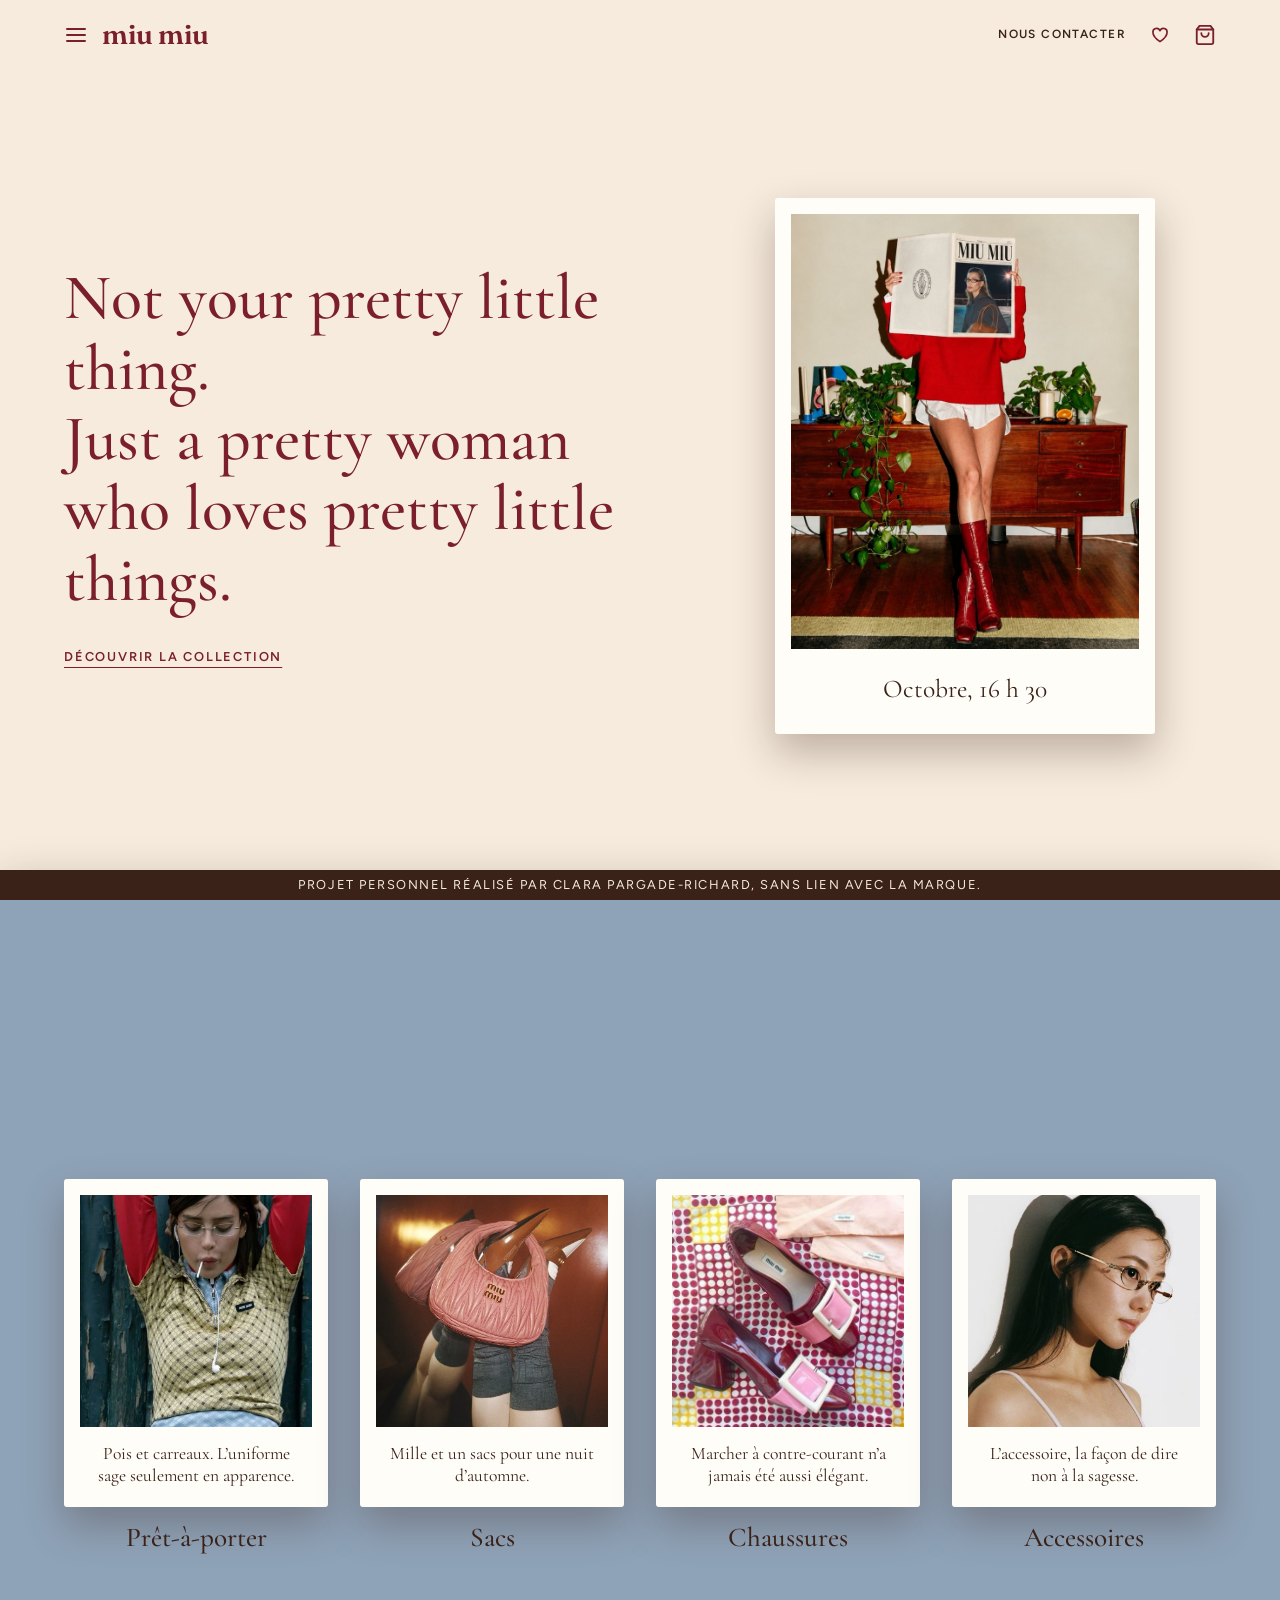
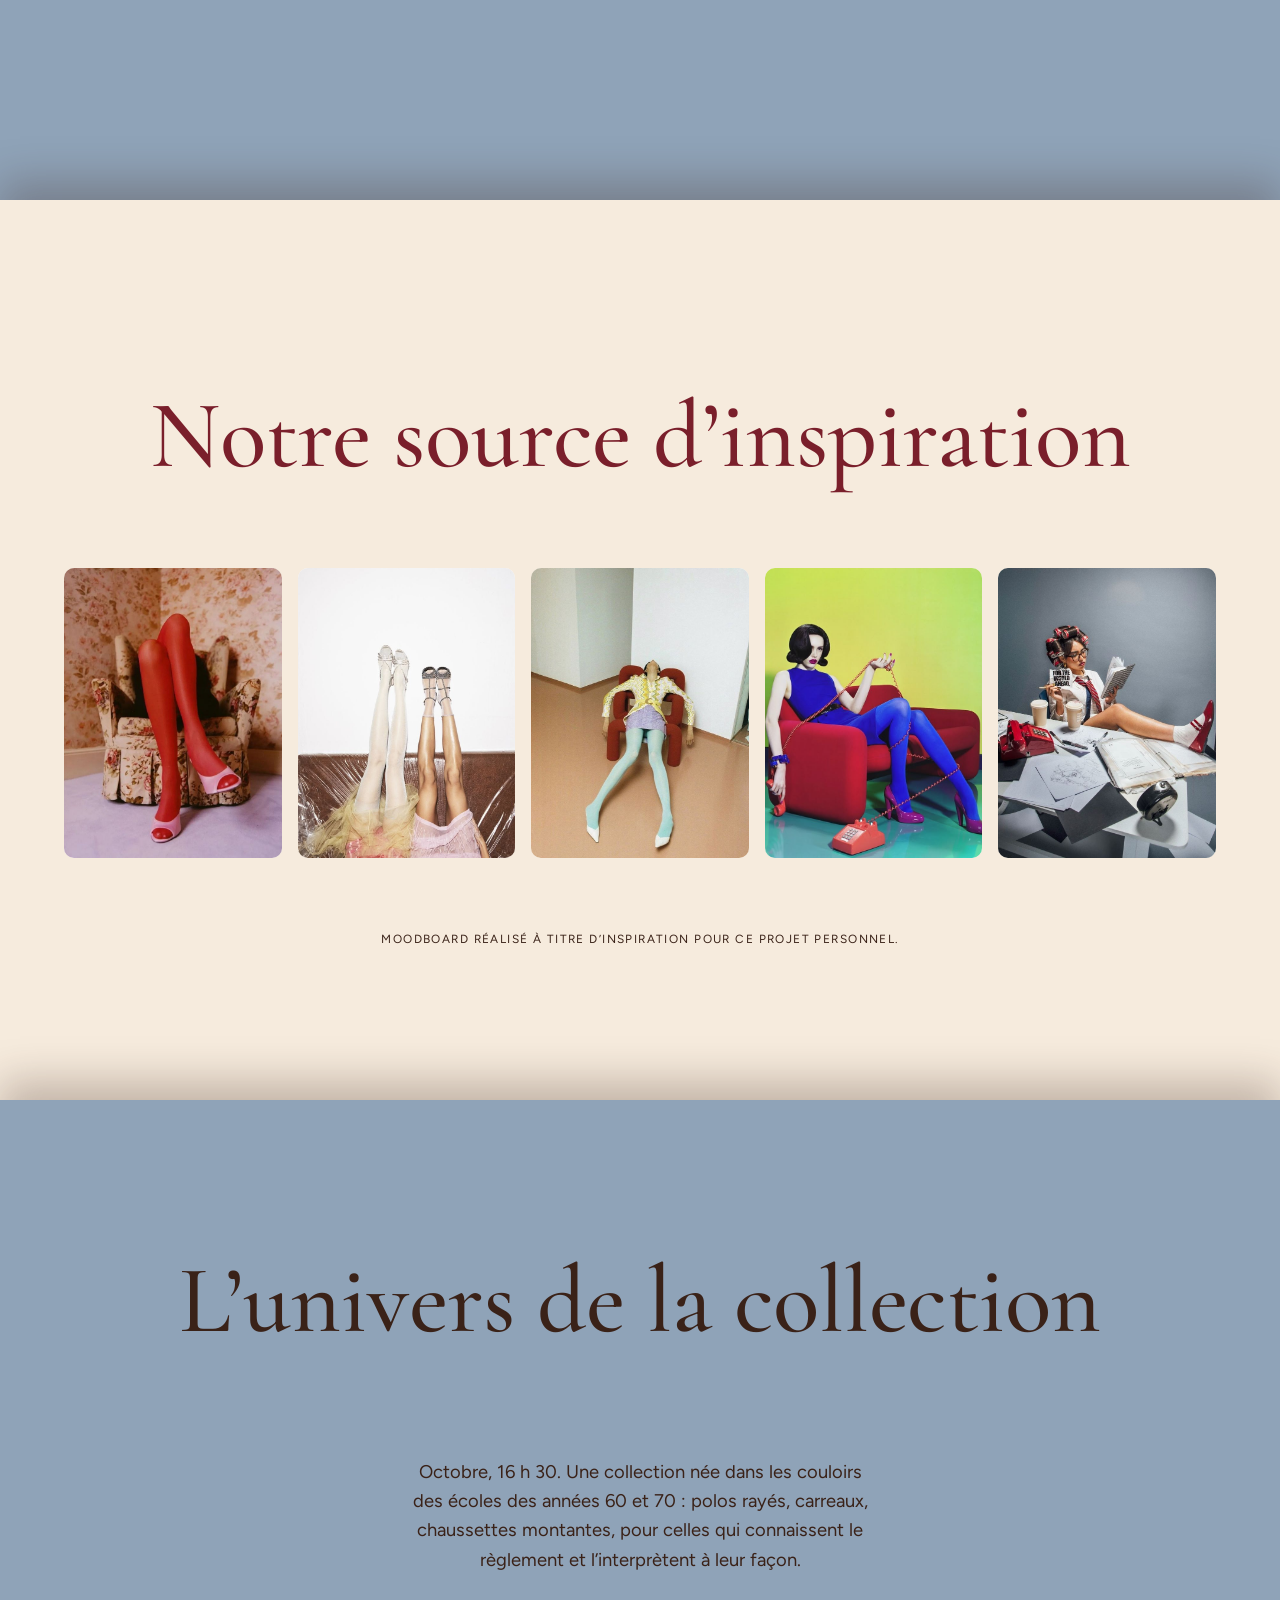
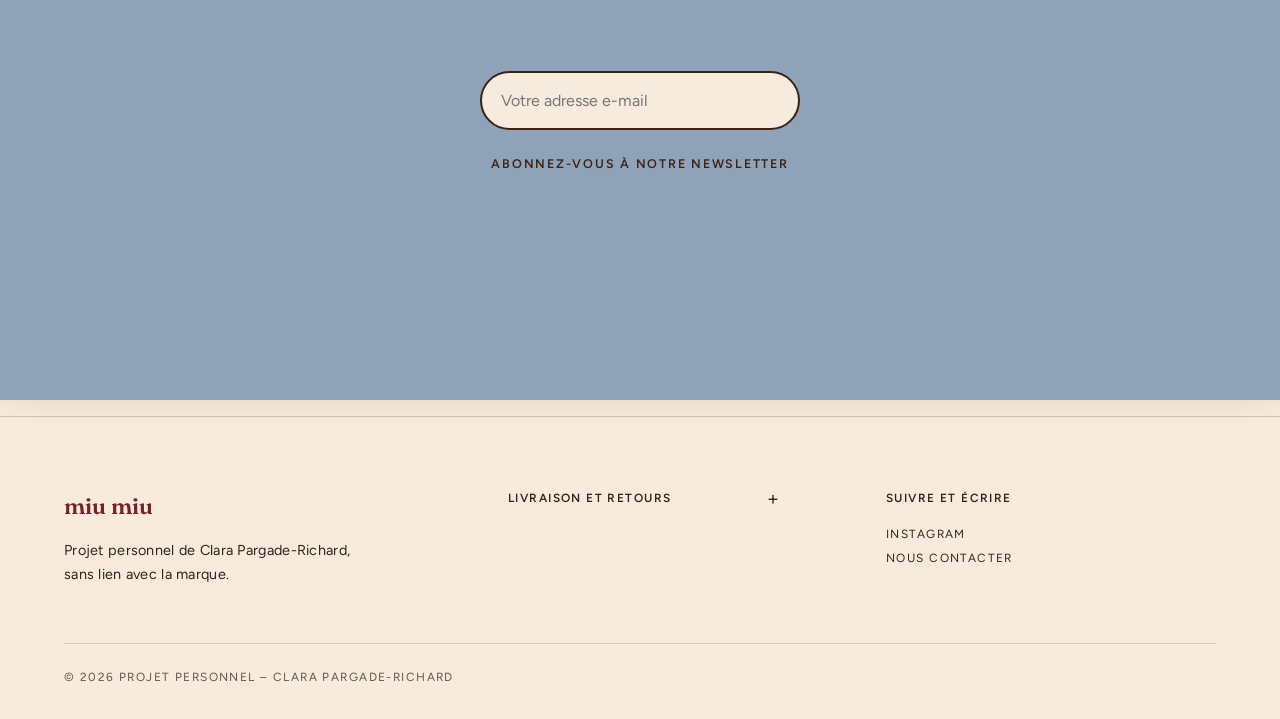
<file: index.html>
<!DOCTYPE html>
<html lang="fr">
<head>
<meta charset="UTF-8">
<meta name="viewport" content="width=device-width, initial-scale=1">
<title>Not your pretty little thing – Projet personnel</title>
<meta name="description" content="Landing page imaginée pour une collection d'inspiration années 60-70. Projet personnel, sans lien avec la marque.">
<meta property="og:title" content="Not your pretty little thing – Projet personnel">
<meta property="og:description" content="Projet personnel de Clara Pargade-Richard, sans lien avec la marque.">
<link rel="preconnect" href="https://fonts.googleapis.com">
<link rel="preconnect" href="https://fonts.gstatic.com" crossorigin>
<link href="https://fonts.googleapis.com/css2?family=Cormorant+Garamond:wght@400;500;600&family=Figtree:wght@400;600&family=Fraunces:opsz,wght@9..144,600&display=swap" rel="stylesheet">
<link rel="icon" href="favicon.svg" type="image/svg+xml">
<link rel="apple-touch-icon" href="apple-touch-icon.png">
<link rel="stylesheet" href="style.css">
</head>
<body class="accueil">
<div class="bandeau">Projet personnel réalisé par Clara Pargade-Richard, sans lien avec la marque.</div>
<header>
  <div class="gauche">
    <button class="burger" type="button" aria-label="Ouvrir le menu" aria-expanded="false" aria-controls="menu"><svg viewBox="0 0 24 24" width="24" height="24" fill="none" stroke="currentColor" stroke-width="2" stroke-linecap="round" stroke-linejoin="round" aria-hidden="true"><line x1="3" y1="6" x2="21" y2="6"/><line x1="3" y1="12" x2="21" y2="12"/><line x1="3" y1="18" x2="21" y2="18"/></svg></button>
    <a class="logo" href="index.html">miu miu</a> <!-- texte seulement : pas le vrai logo -->
  </div>
  <nav aria-label="Actions">
    <a class="contact" href="mailto:clara.pargade2407@gmail.com">Nous contacter</a>
    <a id="compteur" href="favoris.html" aria-label="Mes favoris" title="Mes favoris"><svg viewBox="0 0 24 24" width="20" height="20" fill="none" stroke="currentColor" stroke-width="2" stroke-linecap="round" stroke-linejoin="round" aria-hidden="true"><path d="M12 20C12 20 3.5 14.5 3.5 8.8A4.4 4.4 0 0 1 12 6.9A4.4 4.4 0 0 1 20.5 8.8C20.5 14.5 12 20 12 20Z"/></svg><i class="point" hidden></i></a>
    <a class="panier" href="panier.html" aria-label="Panier" title="Panier"><svg viewBox="0 0 24 24" width="22" height="22" fill="none" stroke="currentColor" stroke-width="2" stroke-linecap="round" stroke-linejoin="round" aria-hidden="true"><path d="M6 2 3 6v14a2 2 0 0 0 2 2h14a2 2 0 0 0 2-2V6l-3-4z"/><line x1="3" y1="6" x2="21" y2="6"/><path d="M16 10a4 4 0 0 1-8 0"/></svg><i class="point" hidden></i></a>
  </nav>
</header>
<div class="voile"></div>
<aside id="menu" class="menu" aria-label="Menu">
  <button class="menu-fermer" type="button" aria-label="Fermer le menu"><svg viewBox="0 0 24 24" width="26" height="26" fill="none" stroke="currentColor" stroke-width="2" stroke-linecap="round" stroke-linejoin="round" aria-hidden="true"><line x1="5" y1="5" x2="19" y2="19"/><line x1="19" y1="5" x2="5" y2="19"/></svg></button>
  <nav aria-label="Catégories">
    <a href="index.html" aria-current="page">Accueil</a>
    <a href="collection.html">La collection</a>
    <button class="menu-lien" type="button" aria-expanded="false" aria-controls="sous-menu">Prêt-à-porter <span aria-hidden="true">›</span></button>
    <a href="sacs.html">Sacs</a>
    <a href="chaussures.html">Chaussures</a>
    <a href="accessoires.html">Accessoires</a>
  </nav>
  <div id="sous-menu" class="sous-menu" role="group" aria-label="Catégories du prêt-à-porter">
    <button class="sous-retour" type="button">‹ Retour</button>
    <nav aria-label="Catégories du prêt-à-porter">
      <a href="vetements.html" class="tout">Voir tout le prêt-à-porter</a>
      <a href="robes.html">Robes</a>
      <a href="tops.html">T-shirts</a>
      <a href="ensembles.html">Ensembles</a>
      <a href="jupes.html">Jupes et shorts</a>
      <a href="manteaux.html">Vestes et manteaux</a>
    </nav>
  </div>
</aside>
<main>
  <span class="snap" style="top:0svh"></span><span class="snap" style="top:100svh"></span><span class="snap" style="top:200svh"></span><span class="snap" style="top:300svh"></span>

  <!-- ÉCRAN 1 : l'accueil. Tout l'écran est cliquable (le lien « Découvrir la collection » s'étend sur l'écran) -->
  <section class="ecran" id="ecran-1">
    <div>
      <!-- Titre de l'accueil : modifie-le ici -->
      <h1>Not your pretty little thing.<br>Just a pretty woman who loves pretty little things.</h1>
      <a class="etendu lien-simple" href="collection.html">Découvrir la collection</a>
    </div>
    <figure class="polaroid">
      <div class="photo" style="aspect-ratio:4/5"><img src="images/accueil.jpg" alt="Une femme en pull rouge lit un journal Miu Miu, devant une commode en bois"></div>
      <figcaption>Octobre, 16 h 30</figcaption> <!-- TODO : titre sous la photo -->
    </figure>
  </section>

  <!-- ÉCRAN 2 : les 4 catégories réunies, chaque carte est cliquable -->
  <section class="ecran pleine" id="ecran-2" style="background:var(--bleu-gris)">
    <div class="groupe">
      <a class="carte-groupe" href="vetements.html">
        <figure class="polaroid">
          <div class="photo"><img src="images/vetements.jpg" alt="Prêt-à-porter"></div>
          <figcaption>Pois et carreaux. L’uniforme sage seulement en apparence.</figcaption>
        </figure>
        <h3>Prêt-à-porter</h3>
      </a>
      <a class="carte-groupe" href="sacs.html">
        <figure class="polaroid">
          <div class="photo"><img src="images/sacs.jpg" alt="Sacs"></div>
          <figcaption>Mille et un sacs pour une nuit d’automne.</figcaption>
        </figure>
        <h3>Sacs</h3>
      </a>
      <a class="carte-groupe" href="chaussures.html">
        <figure class="polaroid">
          <div class="photo"><img src="images/chaussures.jpg" alt="Chaussures"></div>
          <figcaption>Marcher à contre-courant n’a jamais été aussi élégant.</figcaption>
        </figure>
        <h3>Chaussures</h3>
      </a>
      <a class="carte-groupe" href="accessoires.html">
        <figure class="polaroid">
          <div class="photo"><img src="images/accessoires.jpg" alt="Accessoires"></div>
          <figcaption>L’accessoire, la façon de dire non à la sagesse.</figcaption>
        </figure>
        <h3>Accessoires</h3>
      </a>
    </div>
  </section>

  <!-- ÉCRAN 3 : inspiration (pois du moodboard) -->
  <section class="ecran pleine inspiration" id="ecran-3">
    <h2>Notre source d’inspiration</h2>
    <div class="collage"><div><img src="images/inspiration-1.jpg" alt="Jambes en collants rouges et escarpins roses, dans un fauteuil à fleurs"></div><div><img src="images/inspiration-2.jpg" alt="Deux paires de jambes en l’air sur un canapé recouvert de plastique"></div><div><img src="images/inspiration-3.jpg" alt="Une femme allongée dans un fauteuil rouge, en collants bleu clair"></div><div><img src="images/inspiration-4.jpg" alt="Une femme en bleu dans un fauteuil rouge, un téléphone rouge à la main"></div><div><img src="images/inspiration-5.jpg" alt="Une femme en bigoudis lit un carnet à son bureau"></div></div>
    <small>Moodboard réalisé à titre d’inspiration pour ce projet personnel.</small>
  </section>

  <!-- ÉCRAN 4 : univers + newsletter -->
  <section class="ecran pleine newsletter" id="ecran-4">
    <h2>L’univers de la collection</h2>
    <!-- TODO : réécris avec tes mots -->
    <p class="univers-texte">Octobre, 16 h 30. Une collection née dans les couloirs des écoles des années 60 et 70 : polos rayés, carreaux, chaussettes montantes, pour celles qui connaissent le règlement et l’interprètent à leur façon.</p>
    <form id="form">
      <input type="email" placeholder="Votre adresse e-mail" aria-label="Adresse e-mail" required>
      <button class="btn" type="submit">Abonnez-vous à notre newsletter</button>
    </form>
    <p id="confirmation" role="status"></p>
  </section>
</main>
<footer>
  <div class="pied-grille">
    <div>
      <p class="pied-logo">miu miu</p>
      <p>Projet personnel de Clara Pargade-Richard, sans lien avec la marque.</p>
    </div>
    <div class="accordeon pied-acc">
      <details>
        <summary>Livraison et retours</summary>
        <p>Livraison offerte, en 3 à 5 jours ouvrés. Expédition sous 48 h, avec un suivi par e‑mail.</p>
        <p>Retours gratuits sous 30 jours, pour un article non porté, dans son emballage d’origine.</p>
      </details>
    </div>
    <div>
      <p class="pied-titre">Suivre et écrire</p>
      <p><a href="https://www.instagram.com/miumiu/" target="_blank" rel="noopener">Instagram</a></p>
      <p><a href="mailto:clara.pargade2407@gmail.com">Nous contacter</a></p>
    </div>
  </div>
  <p class="pied-bas">© 2026 Projet personnel – Clara Pargade-Richard</p>
</footer>
<script src="script.js"></script>
</body>
</html>
</file>
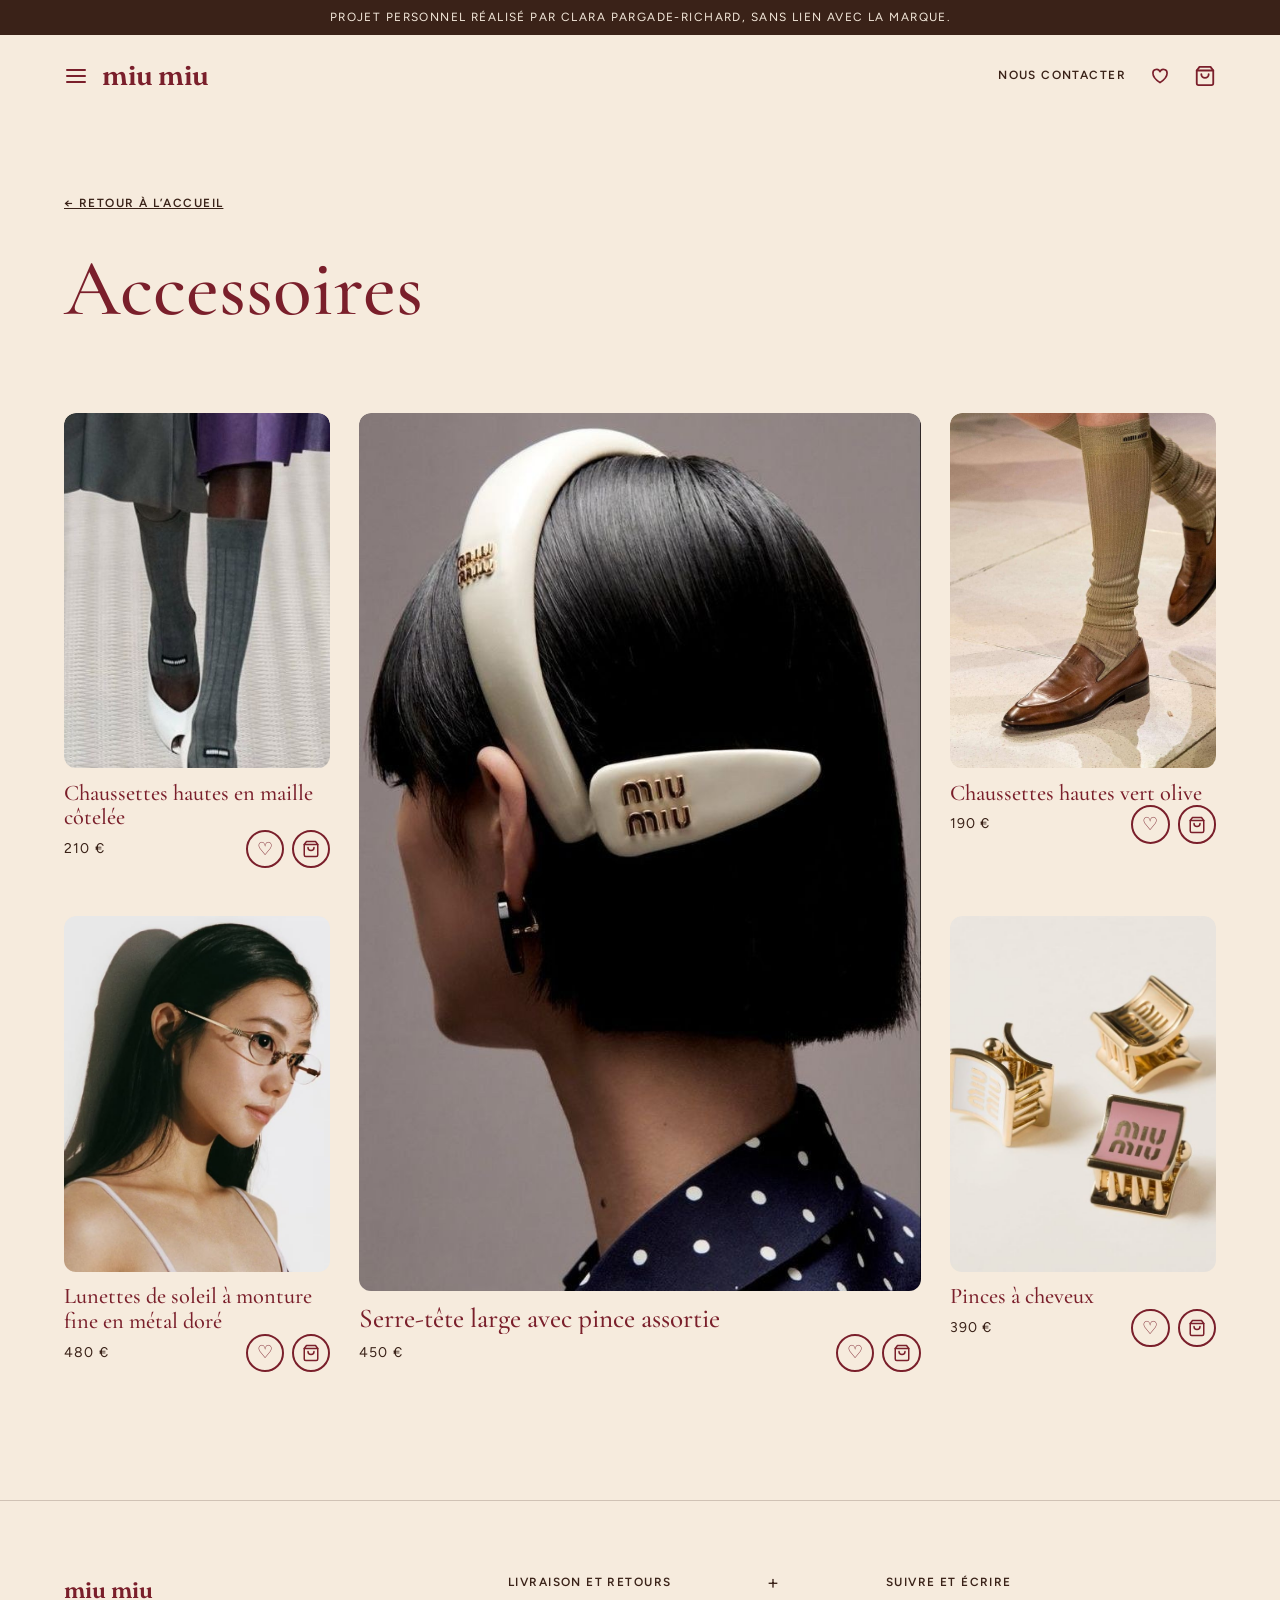
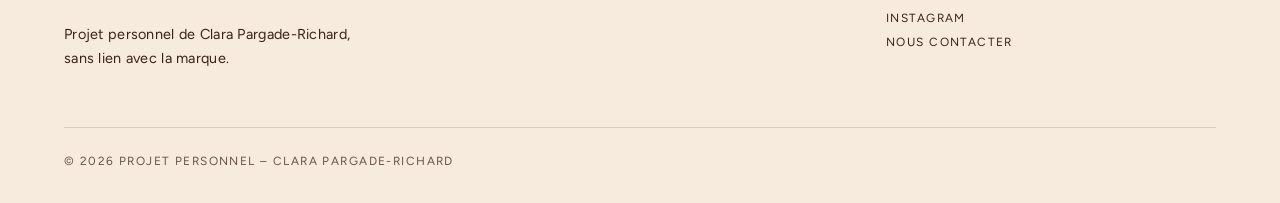
<file: accessoires.html>
<!DOCTYPE html>
<html lang="fr">
<head>
<meta charset="UTF-8">
<meta name="viewport" content="width=device-width, initial-scale=1">
<title>Accessoires – Not your pretty little thing</title>
<meta name="description" content="Collection d'accessoires d'inspiration années 60-70. Projet personnel.">
<meta property="og:title" content="Accessoires – Not your pretty little thing">
<meta property="og:description" content="Projet personnel de Clara Pargade-Richard, sans lien avec la marque.">
<link rel="preconnect" href="https://fonts.googleapis.com">
<link rel="preconnect" href="https://fonts.gstatic.com" crossorigin>
<link href="https://fonts.googleapis.com/css2?family=Cormorant+Garamond:wght@400;500;600&family=Figtree:wght@400;600&family=Fraunces:opsz,wght@9..144,600&display=swap" rel="stylesheet">
<link rel="icon" href="favicon.svg" type="image/svg+xml">
<link rel="apple-touch-icon" href="apple-touch-icon.png">
<link rel="stylesheet" href="style.css">
</head>
<body>
<div class="bandeau">Projet personnel réalisé par Clara Pargade-Richard, sans lien avec la marque.</div>
<header>
  <div class="gauche">
    <button class="burger" type="button" aria-label="Ouvrir le menu" aria-expanded="false" aria-controls="menu"><svg viewBox="0 0 24 24" width="24" height="24" fill="none" stroke="currentColor" stroke-width="2" stroke-linecap="round" stroke-linejoin="round" aria-hidden="true"><line x1="3" y1="6" x2="21" y2="6"/><line x1="3" y1="12" x2="21" y2="12"/><line x1="3" y1="18" x2="21" y2="18"/></svg></button>
    <a class="logo" href="index.html">miu miu</a> <!-- texte seulement : pas le vrai logo -->
  </div>
  <nav aria-label="Actions">
    <a class="contact" href="mailto:clara.pargade2407@gmail.com">Nous contacter</a>
    <a id="compteur" href="favoris.html" aria-label="Mes favoris" title="Mes favoris"><svg viewBox="0 0 24 24" width="20" height="20" fill="none" stroke="currentColor" stroke-width="2" stroke-linecap="round" stroke-linejoin="round" aria-hidden="true"><path d="M12 20C12 20 3.5 14.5 3.5 8.8A4.4 4.4 0 0 1 12 6.9A4.4 4.4 0 0 1 20.5 8.8C20.5 14.5 12 20 12 20Z"/></svg><i class="point" hidden></i></a>
    <a class="panier" href="panier.html" aria-label="Panier" title="Panier"><svg viewBox="0 0 24 24" width="22" height="22" fill="none" stroke="currentColor" stroke-width="2" stroke-linecap="round" stroke-linejoin="round" aria-hidden="true"><path d="M6 2 3 6v14a2 2 0 0 0 2 2h14a2 2 0 0 0 2-2V6l-3-4z"/><line x1="3" y1="6" x2="21" y2="6"/><path d="M16 10a4 4 0 0 1-8 0"/></svg><i class="point" hidden></i></a>
  </nav>
</header>
<div class="voile"></div>
<aside id="menu" class="menu" aria-label="Menu">
  <button class="menu-fermer" type="button" aria-label="Fermer le menu"><svg viewBox="0 0 24 24" width="26" height="26" fill="none" stroke="currentColor" stroke-width="2" stroke-linecap="round" stroke-linejoin="round" aria-hidden="true"><line x1="5" y1="5" x2="19" y2="19"/><line x1="19" y1="5" x2="5" y2="19"/></svg></button>
  <nav aria-label="Catégories">
    <a href="index.html">Accueil</a>
    <a href="collection.html">La collection</a>
    <button class="menu-lien" type="button" aria-expanded="false" aria-controls="sous-menu">Prêt-à-porter <span aria-hidden="true">›</span></button>
    <a href="sacs.html">Sacs</a>
    <a href="chaussures.html">Chaussures</a>
    <a href="accessoires.html" aria-current="page">Accessoires</a>
  </nav>
  <div id="sous-menu" class="sous-menu" role="group" aria-label="Catégories du prêt-à-porter">
    <button class="sous-retour" type="button">‹ Retour</button>
    <nav aria-label="Catégories du prêt-à-porter">
      <a href="vetements.html" class="tout">Voir tout le prêt-à-porter</a>
      <a href="robes.html">Robes</a>
      <a href="tops.html">T-shirts</a>
      <a href="ensembles.html">Ensembles</a>
      <a href="jupes.html">Jupes et shorts</a>
      <a href="manteaux.html">Vestes et manteaux</a>
    </nav>
  </div>
</aside>
<main>
  <div class="page-titre">
    <a class="retour" href="index.html">← Retour à l’accueil</a>
    <h1>Accessoires</h1>
  </div>
  <div class="grille grille-5">
    <article class="produit">
      <a class="lien-produit" href="produit.html?id=chaussettes-grises">
      <img src="images/chaussettes-grises.jpg" alt="Chaussettes hautes en maille côtelée">
      <h3>Chaussettes hautes en maille côtelée</h3>
      </a>
      <div class="ligne"><span>210 €</span><span class="actions"><button class="coeur" data-id="chaussettes-grises" aria-pressed="false" aria-label="Ajouter Chaussettes hautes en maille côtelée aux favoris">♡</button><button class="sac-btn" data-id="chaussettes-grises" aria-pressed="false" aria-label="Ajouter Chaussettes hautes en maille côtelée au panier"><svg viewBox="0 0 24 24" width="18" height="18" fill="none" stroke="currentColor" stroke-width="2" stroke-linecap="round" stroke-linejoin="round" aria-hidden="true"><path d="M6 2 3 6v14a2 2 0 0 0 2 2h14a2 2 0 0 0 2-2V6l-3-4z"/><line x1="3" y1="6" x2="21" y2="6"/><path d="M16 10a4 4 0 0 1-8 0"/></svg></button></span></div>
    </article>
    <article class="produit grand">
      <a class="lien-produit" href="produit.html?id=serre-tete">
      <img src="images/serre-tete.jpg" alt="Serre-tête large avec pince assortie">
      <h3>Serre-tête large avec pince assortie</h3>
      </a>
      <div class="ligne"><span>450 €</span><span class="actions"><button class="coeur" data-id="serre-tete" aria-pressed="false" aria-label="Ajouter Serre-tête large avec pince assortie aux favoris">♡</button><button class="sac-btn" data-id="serre-tete" aria-pressed="false" aria-label="Ajouter Serre-tête large avec pince assortie au panier"><svg viewBox="0 0 24 24" width="18" height="18" fill="none" stroke="currentColor" stroke-width="2" stroke-linecap="round" stroke-linejoin="round" aria-hidden="true"><path d="M6 2 3 6v14a2 2 0 0 0 2 2h14a2 2 0 0 0 2-2V6l-3-4z"/><line x1="3" y1="6" x2="21" y2="6"/><path d="M16 10a4 4 0 0 1-8 0"/></svg></button></span></div>
    </article>
    <article class="produit">
      <a class="lien-produit" href="produit.html?id=chaussettes-olive">
      <img src="images/chaussettes-olive.jpg" alt="Chaussettes hautes vert olive">
      <h3>Chaussettes hautes vert olive</h3>
      </a>
      <div class="ligne"><span>190 €</span><span class="actions"><button class="coeur" data-id="chaussettes-olive" aria-pressed="false" aria-label="Ajouter Chaussettes hautes vert olive aux favoris">♡</button><button class="sac-btn" data-id="chaussettes-olive" aria-pressed="false" aria-label="Ajouter Chaussettes hautes vert olive au panier"><svg viewBox="0 0 24 24" width="18" height="18" fill="none" stroke="currentColor" stroke-width="2" stroke-linecap="round" stroke-linejoin="round" aria-hidden="true"><path d="M6 2 3 6v14a2 2 0 0 0 2 2h14a2 2 0 0 0 2-2V6l-3-4z"/><line x1="3" y1="6" x2="21" y2="6"/><path d="M16 10a4 4 0 0 1-8 0"/></svg></button></span></div>
    </article>
    <article class="produit">
      <a class="lien-produit" href="produit.html?id=lunettes-soleil">
      <img src="images/lunettes-soleil.jpg" alt="Lunettes de soleil à monture fine en métal doré">
      <h3>Lunettes de soleil à monture fine en métal doré</h3>
      </a>
      <div class="ligne"><span>480 €</span><span class="actions"><button class="coeur" data-id="lunettes-soleil" aria-pressed="false" aria-label="Ajouter Lunettes de soleil à monture fine en métal doré aux favoris">♡</button><button class="sac-btn" data-id="lunettes-soleil" aria-pressed="false" aria-label="Ajouter Lunettes de soleil à monture fine en métal doré au panier"><svg viewBox="0 0 24 24" width="18" height="18" fill="none" stroke="currentColor" stroke-width="2" stroke-linecap="round" stroke-linejoin="round" aria-hidden="true"><path d="M6 2 3 6v14a2 2 0 0 0 2 2h14a2 2 0 0 0 2-2V6l-3-4z"/><line x1="3" y1="6" x2="21" y2="6"/><path d="M16 10a4 4 0 0 1-8 0"/></svg></button></span></div>
    </article>
    <article class="produit">
      <a class="lien-produit" href="produit.html?id=pinces-cheveux">
      <img src="images/pinces-cheveux.jpg" alt="Pinces à cheveux">
      <h3>Pinces à cheveux</h3>
      </a>
      <div class="ligne"><span>390 €</span><span class="actions"><button class="coeur" data-id="pinces-cheveux" aria-pressed="false" aria-label="Ajouter Pinces à cheveux aux favoris">♡</button><button class="sac-btn" data-id="pinces-cheveux" aria-pressed="false" aria-label="Ajouter Pinces à cheveux au panier"><svg viewBox="0 0 24 24" width="18" height="18" fill="none" stroke="currentColor" stroke-width="2" stroke-linecap="round" stroke-linejoin="round" aria-hidden="true"><path d="M6 2 3 6v14a2 2 0 0 0 2 2h14a2 2 0 0 0 2-2V6l-3-4z"/><line x1="3" y1="6" x2="21" y2="6"/><path d="M16 10a4 4 0 0 1-8 0"/></svg></button></span></div>
    </article>
  </div>
</main>
<footer>
  <div class="pied-grille">
    <div>
      <p class="pied-logo">miu miu</p>
      <p>Projet personnel de Clara Pargade-Richard, sans lien avec la marque.</p>
    </div>
    <div class="accordeon pied-acc">
      <details>
        <summary>Livraison et retours</summary>
        <p>Livraison offerte, en 3 à 5 jours ouvrés. Expédition sous 48 h, avec un suivi par e‑mail.</p>
        <p>Retours gratuits sous 30 jours, pour un article non porté, dans son emballage d’origine.</p>
      </details>
    </div>
    <div>
      <p class="pied-titre">Suivre et écrire</p>
      <p><a href="https://www.instagram.com/miumiu/" target="_blank" rel="noopener">Instagram</a></p>
      <p><a href="mailto:clara.pargade2407@gmail.com">Nous contacter</a></p>
    </div>
  </div>
  <p class="pied-bas">© 2026 Projet personnel – Clara Pargade-Richard</p>
</footer>
<script src="script.js"></script>
</body>
</html>
</file>
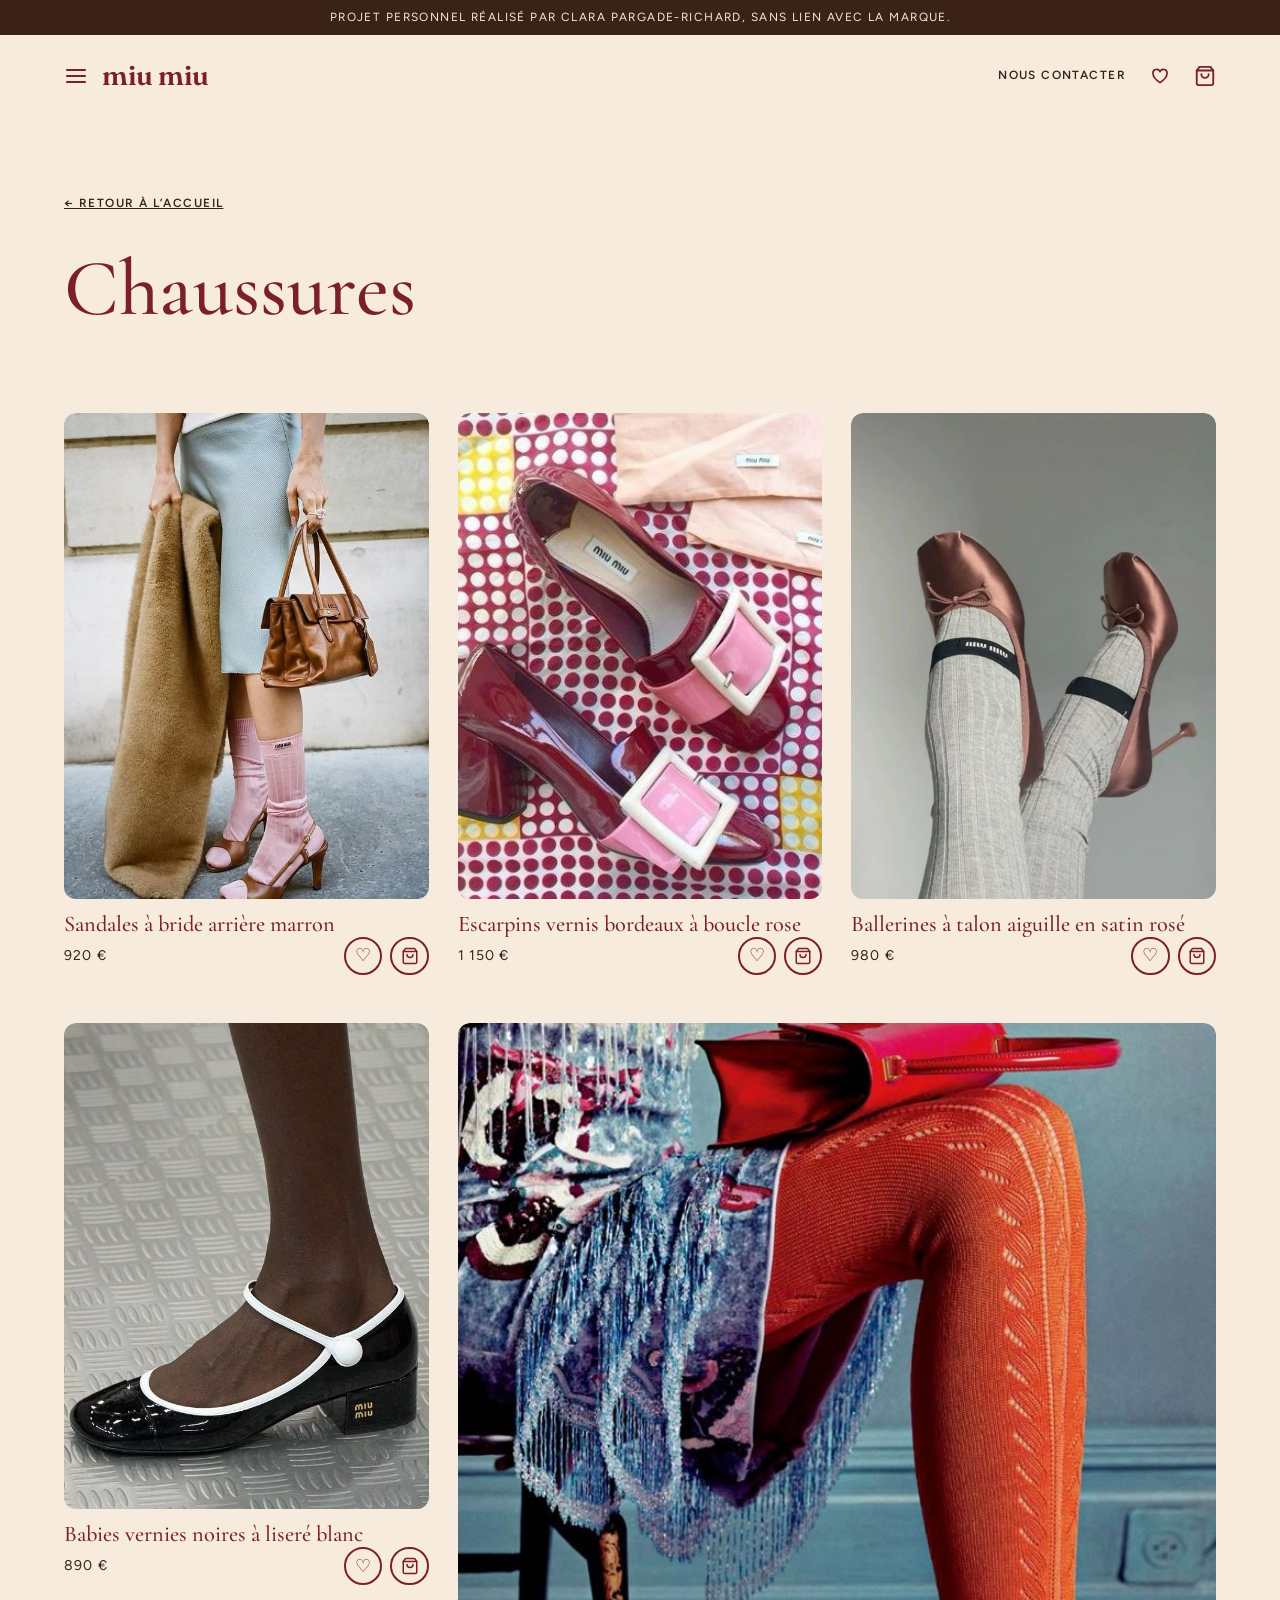
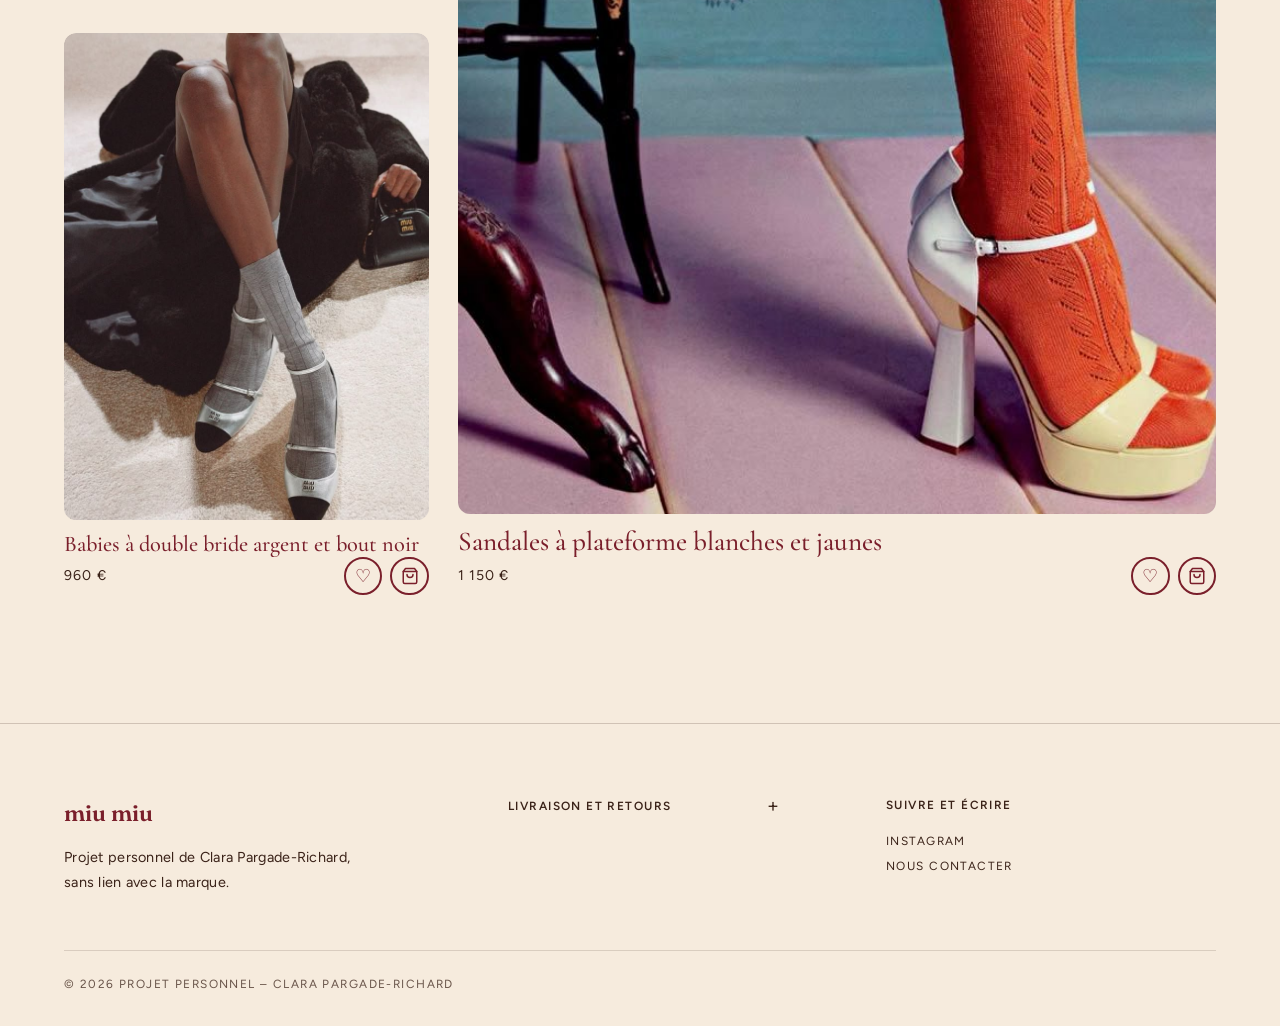
<file: chaussures.html>
<!DOCTYPE html>
<html lang="fr">
<head>
<meta charset="UTF-8">
<meta name="viewport" content="width=device-width, initial-scale=1">
<title>Chaussures – Not your pretty little thing</title>
<meta name="description" content="Collection de chaussures d'inspiration années 60-70. Projet personnel.">
<meta property="og:title" content="Chaussures – Not your pretty little thing">
<meta property="og:description" content="Projet personnel de Clara Pargade-Richard, sans lien avec la marque.">
<link rel="preconnect" href="https://fonts.googleapis.com">
<link rel="preconnect" href="https://fonts.gstatic.com" crossorigin>
<link href="https://fonts.googleapis.com/css2?family=Cormorant+Garamond:wght@400;500;600&family=Figtree:wght@400;600&family=Fraunces:opsz,wght@9..144,600&display=swap" rel="stylesheet">
<link rel="icon" href="favicon.svg" type="image/svg+xml">
<link rel="apple-touch-icon" href="apple-touch-icon.png">
<link rel="stylesheet" href="style.css">
</head>
<body>
<div class="bandeau">Projet personnel réalisé par Clara Pargade-Richard, sans lien avec la marque.</div>
<header>
  <div class="gauche">
    <button class="burger" type="button" aria-label="Ouvrir le menu" aria-expanded="false" aria-controls="menu"><svg viewBox="0 0 24 24" width="24" height="24" fill="none" stroke="currentColor" stroke-width="2" stroke-linecap="round" stroke-linejoin="round" aria-hidden="true"><line x1="3" y1="6" x2="21" y2="6"/><line x1="3" y1="12" x2="21" y2="12"/><line x1="3" y1="18" x2="21" y2="18"/></svg></button>
    <a class="logo" href="index.html">miu miu</a> <!-- texte seulement : pas le vrai logo -->
  </div>
  <nav aria-label="Actions">
    <a class="contact" href="mailto:clara.pargade2407@gmail.com">Nous contacter</a>
    <a id="compteur" href="favoris.html" aria-label="Mes favoris" title="Mes favoris"><svg viewBox="0 0 24 24" width="20" height="20" fill="none" stroke="currentColor" stroke-width="2" stroke-linecap="round" stroke-linejoin="round" aria-hidden="true"><path d="M12 20C12 20 3.5 14.5 3.5 8.8A4.4 4.4 0 0 1 12 6.9A4.4 4.4 0 0 1 20.5 8.8C20.5 14.5 12 20 12 20Z"/></svg><i class="point" hidden></i></a>
    <a class="panier" href="panier.html" aria-label="Panier" title="Panier"><svg viewBox="0 0 24 24" width="22" height="22" fill="none" stroke="currentColor" stroke-width="2" stroke-linecap="round" stroke-linejoin="round" aria-hidden="true"><path d="M6 2 3 6v14a2 2 0 0 0 2 2h14a2 2 0 0 0 2-2V6l-3-4z"/><line x1="3" y1="6" x2="21" y2="6"/><path d="M16 10a4 4 0 0 1-8 0"/></svg><i class="point" hidden></i></a>
  </nav>
</header>
<div class="voile"></div>
<aside id="menu" class="menu" aria-label="Menu">
  <button class="menu-fermer" type="button" aria-label="Fermer le menu"><svg viewBox="0 0 24 24" width="26" height="26" fill="none" stroke="currentColor" stroke-width="2" stroke-linecap="round" stroke-linejoin="round" aria-hidden="true"><line x1="5" y1="5" x2="19" y2="19"/><line x1="19" y1="5" x2="5" y2="19"/></svg></button>
  <nav aria-label="Catégories">
    <a href="index.html">Accueil</a>
    <a href="collection.html">La collection</a>
    <button class="menu-lien" type="button" aria-expanded="false" aria-controls="sous-menu">Prêt-à-porter <span aria-hidden="true">›</span></button>
    <a href="sacs.html">Sacs</a>
    <a href="chaussures.html" aria-current="page">Chaussures</a>
    <a href="accessoires.html">Accessoires</a>
  </nav>
  <div id="sous-menu" class="sous-menu" role="group" aria-label="Catégories du prêt-à-porter">
    <button class="sous-retour" type="button">‹ Retour</button>
    <nav aria-label="Catégories du prêt-à-porter">
      <a href="vetements.html" class="tout">Voir tout le prêt-à-porter</a>
      <a href="robes.html">Robes</a>
      <a href="tops.html">T-shirts</a>
      <a href="ensembles.html">Ensembles</a>
      <a href="jupes.html">Jupes et shorts</a>
      <a href="manteaux.html">Vestes et manteaux</a>
    </nav>
  </div>
</aside>
<main>
  <div class="page-titre">
    <a class="retour" href="index.html">← Retour à l’accueil</a>
    <h1>Chaussures</h1>
  </div>
  <div class="grille grille-6a">
    <article class="produit">
      <a class="lien-produit" href="produit.html?id=sandales-slingback">
      <img src="images/sandales-slingback.jpg" alt="Sandales à bride arrière marron">
      <h3>Sandales à bride arrière marron</h3>
      </a>
      <div class="ligne"><span>920 €</span><span class="actions"><button class="coeur" data-id="sandales-slingback" aria-pressed="false" aria-label="Ajouter Sandales à bride arrière marron aux favoris">♡</button><button class="sac-btn" data-id="sandales-slingback" aria-pressed="false" aria-label="Ajouter Sandales à bride arrière marron au panier"><svg viewBox="0 0 24 24" width="18" height="18" fill="none" stroke="currentColor" stroke-width="2" stroke-linecap="round" stroke-linejoin="round" aria-hidden="true"><path d="M6 2 3 6v14a2 2 0 0 0 2 2h14a2 2 0 0 0 2-2V6l-3-4z"/><line x1="3" y1="6" x2="21" y2="6"/><path d="M16 10a4 4 0 0 1-8 0"/></svg></button></span></div>
    </article>
    <article class="produit">
      <a class="lien-produit" href="produit.html?id=escarpins-bordeaux">
      <img src="images/escarpins-bordeaux.jpg" alt="Escarpins vernis bordeaux à boucle rose">
      <h3>Escarpins vernis bordeaux à boucle rose</h3>
      </a>
      <div class="ligne"><span>1 150 €</span><span class="actions"><button class="coeur" data-id="escarpins-bordeaux" aria-pressed="false" aria-label="Ajouter Escarpins vernis bordeaux à boucle rose aux favoris">♡</button><button class="sac-btn" data-id="escarpins-bordeaux" aria-pressed="false" aria-label="Ajouter Escarpins vernis bordeaux à boucle rose au panier"><svg viewBox="0 0 24 24" width="18" height="18" fill="none" stroke="currentColor" stroke-width="2" stroke-linecap="round" stroke-linejoin="round" aria-hidden="true"><path d="M6 2 3 6v14a2 2 0 0 0 2 2h14a2 2 0 0 0 2-2V6l-3-4z"/><line x1="3" y1="6" x2="21" y2="6"/><path d="M16 10a4 4 0 0 1-8 0"/></svg></button></span></div>
    </article>
    <article class="produit">
      <a class="lien-produit" href="produit.html?id=ballerines-satin">
      <img src="images/ballerines-satin.jpg" alt="Ballerines à talon aiguille en satin rosé">
      <h3>Ballerines à talon aiguille en satin rosé</h3>
      </a>
      <div class="ligne"><span>980 €</span><span class="actions"><button class="coeur" data-id="ballerines-satin" aria-pressed="false" aria-label="Ajouter Ballerines à talon aiguille en satin rosé aux favoris">♡</button><button class="sac-btn" data-id="ballerines-satin" aria-pressed="false" aria-label="Ajouter Ballerines à talon aiguille en satin rosé au panier"><svg viewBox="0 0 24 24" width="18" height="18" fill="none" stroke="currentColor" stroke-width="2" stroke-linecap="round" stroke-linejoin="round" aria-hidden="true"><path d="M6 2 3 6v14a2 2 0 0 0 2 2h14a2 2 0 0 0 2-2V6l-3-4z"/><line x1="3" y1="6" x2="21" y2="6"/><path d="M16 10a4 4 0 0 1-8 0"/></svg></button></span></div>
    </article>
    <article class="produit">
      <a class="lien-produit" href="produit.html?id=babies-vernies">
      <img src="images/babies-vernies.jpg" alt="Babies vernies noires à liseré blanc">
      <h3>Babies vernies noires à liseré blanc</h3>
      </a>
      <div class="ligne"><span>890 €</span><span class="actions"><button class="coeur" data-id="babies-vernies" aria-pressed="false" aria-label="Ajouter Babies vernies noires à liseré blanc aux favoris">♡</button><button class="sac-btn" data-id="babies-vernies" aria-pressed="false" aria-label="Ajouter Babies vernies noires à liseré blanc au panier"><svg viewBox="0 0 24 24" width="18" height="18" fill="none" stroke="currentColor" stroke-width="2" stroke-linecap="round" stroke-linejoin="round" aria-hidden="true"><path d="M6 2 3 6v14a2 2 0 0 0 2 2h14a2 2 0 0 0 2-2V6l-3-4z"/><line x1="3" y1="6" x2="21" y2="6"/><path d="M16 10a4 4 0 0 1-8 0"/></svg></button></span></div>
    </article>
    <article class="produit grand">
      <a class="lien-produit" href="produit.html?id=sandales-plateforme">
      <img src="images/sandales-plateforme.jpg" alt="Sandales à plateforme blanches et jaunes">
      <h3>Sandales à plateforme blanches et jaunes</h3>
      </a>
      <div class="ligne"><span>1 150 €</span><span class="actions"><button class="coeur" data-id="sandales-plateforme" aria-pressed="false" aria-label="Ajouter Sandales à plateforme blanches et jaunes aux favoris">♡</button><button class="sac-btn" data-id="sandales-plateforme" aria-pressed="false" aria-label="Ajouter Sandales à plateforme blanches et jaunes au panier"><svg viewBox="0 0 24 24" width="18" height="18" fill="none" stroke="currentColor" stroke-width="2" stroke-linecap="round" stroke-linejoin="round" aria-hidden="true"><path d="M6 2 3 6v14a2 2 0 0 0 2 2h14a2 2 0 0 0 2-2V6l-3-4z"/><line x1="3" y1="6" x2="21" y2="6"/><path d="M16 10a4 4 0 0 1-8 0"/></svg></button></span></div>
    </article>
    <article class="produit">
      <a class="lien-produit" href="produit.html?id=babies-bicolores">
      <img src="images/babies-bicolores.jpg" alt="Babies à double bride argent et bout noir">
      <h3>Babies à double bride argent et bout noir</h3>
      </a>
      <div class="ligne"><span>960 €</span><span class="actions"><button class="coeur" data-id="babies-bicolores" aria-pressed="false" aria-label="Ajouter Babies à double bride argent et bout noir aux favoris">♡</button><button class="sac-btn" data-id="babies-bicolores" aria-pressed="false" aria-label="Ajouter Babies à double bride argent et bout noir au panier"><svg viewBox="0 0 24 24" width="18" height="18" fill="none" stroke="currentColor" stroke-width="2" stroke-linecap="round" stroke-linejoin="round" aria-hidden="true"><path d="M6 2 3 6v14a2 2 0 0 0 2 2h14a2 2 0 0 0 2-2V6l-3-4z"/><line x1="3" y1="6" x2="21" y2="6"/><path d="M16 10a4 4 0 0 1-8 0"/></svg></button></span></div>
    </article>
  </div>
</main>
<footer>
  <div class="pied-grille">
    <div>
      <p class="pied-logo">miu miu</p>
      <p>Projet personnel de Clara Pargade-Richard, sans lien avec la marque.</p>
    </div>
    <div class="accordeon pied-acc">
      <details>
        <summary>Livraison et retours</summary>
        <p>Livraison offerte, en 3 à 5 jours ouvrés. Expédition sous 48 h, avec un suivi par e‑mail.</p>
        <p>Retours gratuits sous 30 jours, pour un article non porté, dans son emballage d’origine.</p>
      </details>
    </div>
    <div>
      <p class="pied-titre">Suivre et écrire</p>
      <p><a href="https://www.instagram.com/miumiu/" target="_blank" rel="noopener">Instagram</a></p>
      <p><a href="mailto:clara.pargade2407@gmail.com">Nous contacter</a></p>
    </div>
  </div>
  <p class="pied-bas">© 2026 Projet personnel – Clara Pargade-Richard</p>
</footer>
<script src="script.js"></script>
</body>
</html>
</file>
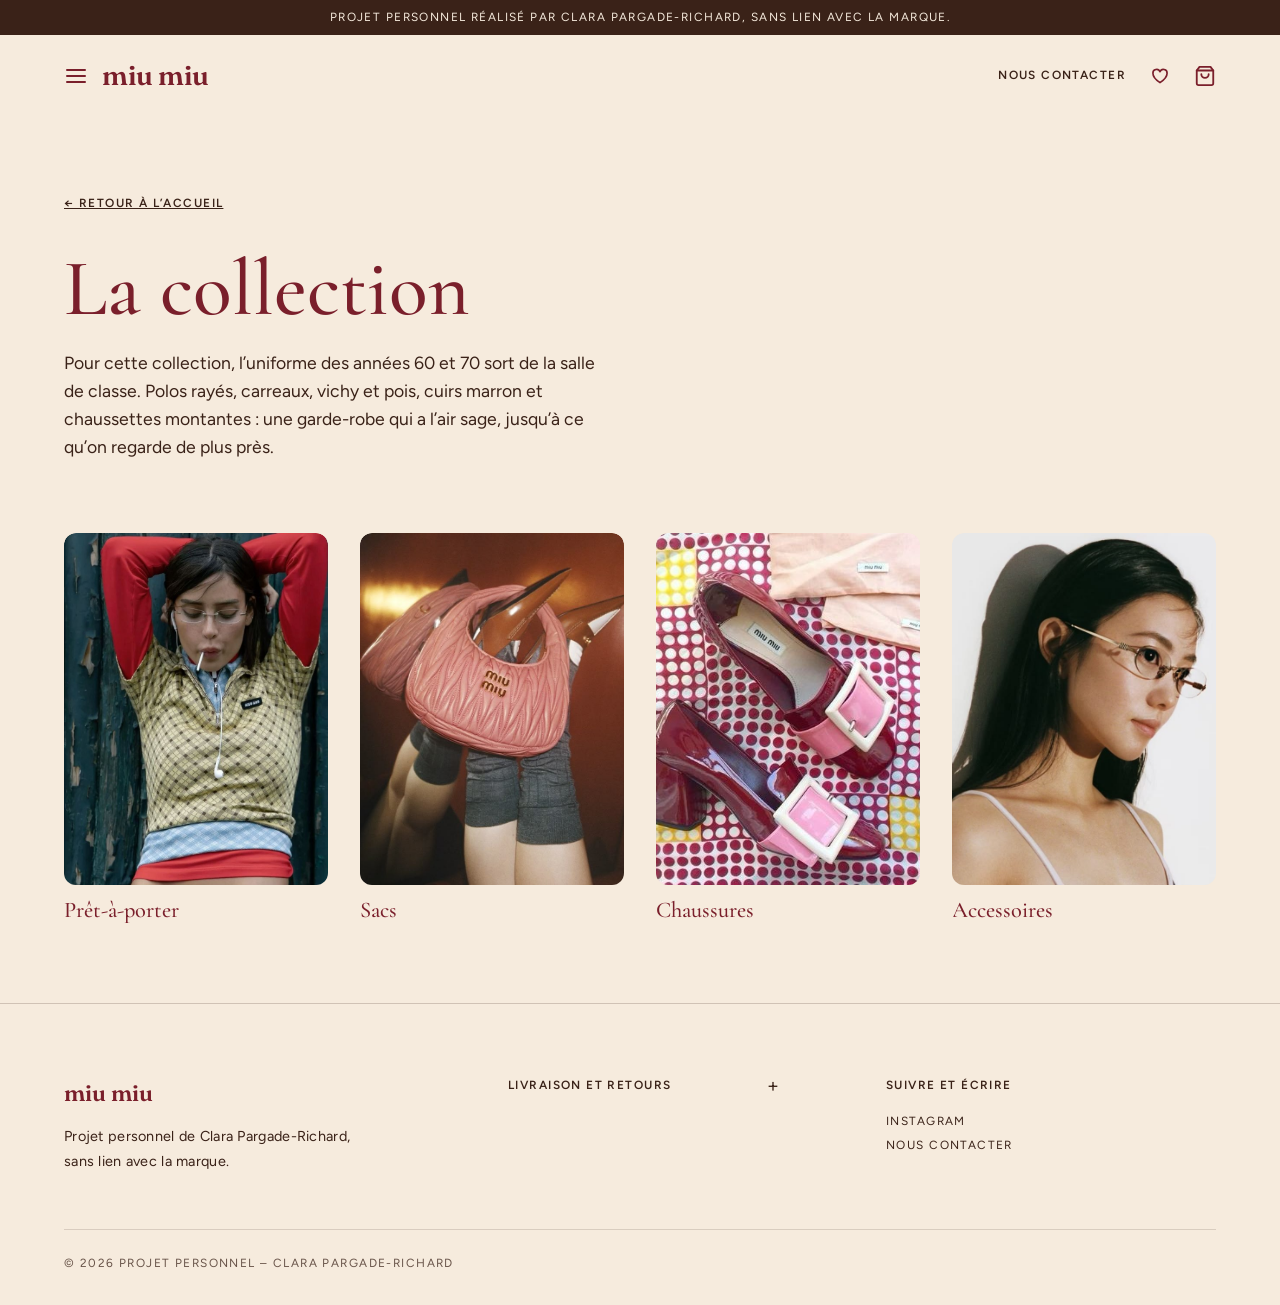
<file: collection.html>
<!DOCTYPE html>
<html lang="fr">
<head>
<meta charset="UTF-8">
<meta name="viewport" content="width=device-width, initial-scale=1">
<title>La collection – Not your pretty little thing</title>
<meta name="description" content="Toutes les catégories de la collection d'inspiration années 60-70. Projet personnel.">
<meta property="og:title" content="La collection – Not your pretty little thing">
<meta property="og:description" content="Projet personnel de Clara Pargade-Richard, sans lien avec la marque.">
<link rel="preconnect" href="https://fonts.googleapis.com">
<link rel="preconnect" href="https://fonts.gstatic.com" crossorigin>
<link href="https://fonts.googleapis.com/css2?family=Cormorant+Garamond:wght@400;500;600&family=Figtree:wght@400;600&family=Fraunces:opsz,wght@9..144,600&display=swap" rel="stylesheet">
<link rel="icon" href="favicon.svg" type="image/svg+xml">
<link rel="apple-touch-icon" href="apple-touch-icon.png">
<link rel="stylesheet" href="style.css">
</head>
<body>
<div class="bandeau">Projet personnel réalisé par Clara Pargade-Richard, sans lien avec la marque.</div>
<header>
  <div class="gauche">
    <button class="burger" type="button" aria-label="Ouvrir le menu" aria-expanded="false" aria-controls="menu"><svg viewBox="0 0 24 24" width="24" height="24" fill="none" stroke="currentColor" stroke-width="2" stroke-linecap="round" stroke-linejoin="round" aria-hidden="true"><line x1="3" y1="6" x2="21" y2="6"/><line x1="3" y1="12" x2="21" y2="12"/><line x1="3" y1="18" x2="21" y2="18"/></svg></button>
    <a class="logo" href="index.html">miu miu</a> <!-- texte seulement : pas le vrai logo -->
  </div>
  <nav aria-label="Actions">
    <a class="contact" href="mailto:clara.pargade2407@gmail.com">Nous contacter</a>
    <a id="compteur" href="favoris.html" aria-label="Mes favoris" title="Mes favoris"><svg viewBox="0 0 24 24" width="20" height="20" fill="none" stroke="currentColor" stroke-width="2" stroke-linecap="round" stroke-linejoin="round" aria-hidden="true"><path d="M12 20C12 20 3.5 14.5 3.5 8.8A4.4 4.4 0 0 1 12 6.9A4.4 4.4 0 0 1 20.5 8.8C20.5 14.5 12 20 12 20Z"/></svg><i class="point" hidden></i></a>
    <a class="panier" href="panier.html" aria-label="Panier" title="Panier"><svg viewBox="0 0 24 24" width="22" height="22" fill="none" stroke="currentColor" stroke-width="2" stroke-linecap="round" stroke-linejoin="round" aria-hidden="true"><path d="M6 2 3 6v14a2 2 0 0 0 2 2h14a2 2 0 0 0 2-2V6l-3-4z"/><line x1="3" y1="6" x2="21" y2="6"/><path d="M16 10a4 4 0 0 1-8 0"/></svg><i class="point" hidden></i></a>
  </nav>
</header>
<div class="voile"></div>
<aside id="menu" class="menu" aria-label="Menu">
  <button class="menu-fermer" type="button" aria-label="Fermer le menu"><svg viewBox="0 0 24 24" width="26" height="26" fill="none" stroke="currentColor" stroke-width="2" stroke-linecap="round" stroke-linejoin="round" aria-hidden="true"><line x1="5" y1="5" x2="19" y2="19"/><line x1="19" y1="5" x2="5" y2="19"/></svg></button>
  <nav aria-label="Catégories">
    <a href="index.html">Accueil</a>
    <a href="collection.html" aria-current="page">La collection</a>
    <button class="menu-lien" type="button" aria-expanded="false" aria-controls="sous-menu">Prêt-à-porter <span aria-hidden="true">›</span></button>
    <a href="sacs.html">Sacs</a>
    <a href="chaussures.html">Chaussures</a>
    <a href="accessoires.html">Accessoires</a>
  </nav>
  <div id="sous-menu" class="sous-menu" role="group" aria-label="Catégories du prêt-à-porter">
    <button class="sous-retour" type="button">‹ Retour</button>
    <nav aria-label="Catégories du prêt-à-porter">
      <a href="vetements.html" class="tout">Voir tout le prêt-à-porter</a>
      <a href="robes.html">Robes</a>
      <a href="tops.html">T-shirts</a>
      <a href="ensembles.html">Ensembles</a>
      <a href="jupes.html">Jupes et shorts</a>
      <a href="manteaux.html">Vestes et manteaux</a>
    </nav>
  </div>
</aside>
<main>
  <div class="page-titre">
    <a class="retour" href="index.html">← Retour à l’accueil</a>
    <h1>La collection</h1>
    <p>Pour cette collection, l’uniforme des années 60 et 70 sort de la salle de classe. Polos rayés, carreaux, vichy et pois, cuirs marron et chaussettes montantes : une garde-robe qui a l’air sage, jusqu’à ce qu’on regarde de plus près.</p>
  </div>
  <div class="categories">
    <article class="produit">
      <a class="lien-produit" href="vetements.html">
        <img src="images/vetements.jpg" alt="Prêt-à-porter">
        <h3>Prêt-à-porter</h3>
      </a>
    </article>
    <article class="produit">
      <a class="lien-produit" href="sacs.html">
        <img src="images/sacs.jpg" alt="Sacs">
        <h3>Sacs</h3>
      </a>
    </article>
    <article class="produit">
      <a class="lien-produit" href="chaussures.html">
        <img src="images/chaussures.jpg" alt="Chaussures">
        <h3>Chaussures</h3>
      </a>
    </article>
    <article class="produit">
      <a class="lien-produit" href="accessoires.html">
        <img src="images/accessoires.jpg" alt="Accessoires">
        <h3>Accessoires</h3>
      </a>
    </article>
  </div>
</main>
<footer>
  <div class="pied-grille">
    <div>
      <p class="pied-logo">miu miu</p>
      <p>Projet personnel de Clara Pargade-Richard, sans lien avec la marque.</p>
    </div>
    <div class="accordeon pied-acc">
      <details>
        <summary>Livraison et retours</summary>
        <p>Livraison offerte, en 3 à 5 jours ouvrés. Expédition sous 48 h, avec un suivi par e‑mail.</p>
        <p>Retours gratuits sous 30 jours, pour un article non porté, dans son emballage d’origine.</p>
      </details>
    </div>
    <div>
      <p class="pied-titre">Suivre et écrire</p>
      <p><a href="https://www.instagram.com/miumiu/" target="_blank" rel="noopener">Instagram</a></p>
      <p><a href="mailto:clara.pargade2407@gmail.com">Nous contacter</a></p>
    </div>
  </div>
  <p class="pied-bas">© 2026 Projet personnel – Clara Pargade-Richard</p>
</footer>
<script src="script.js"></script>
</body>
</html>
</file>
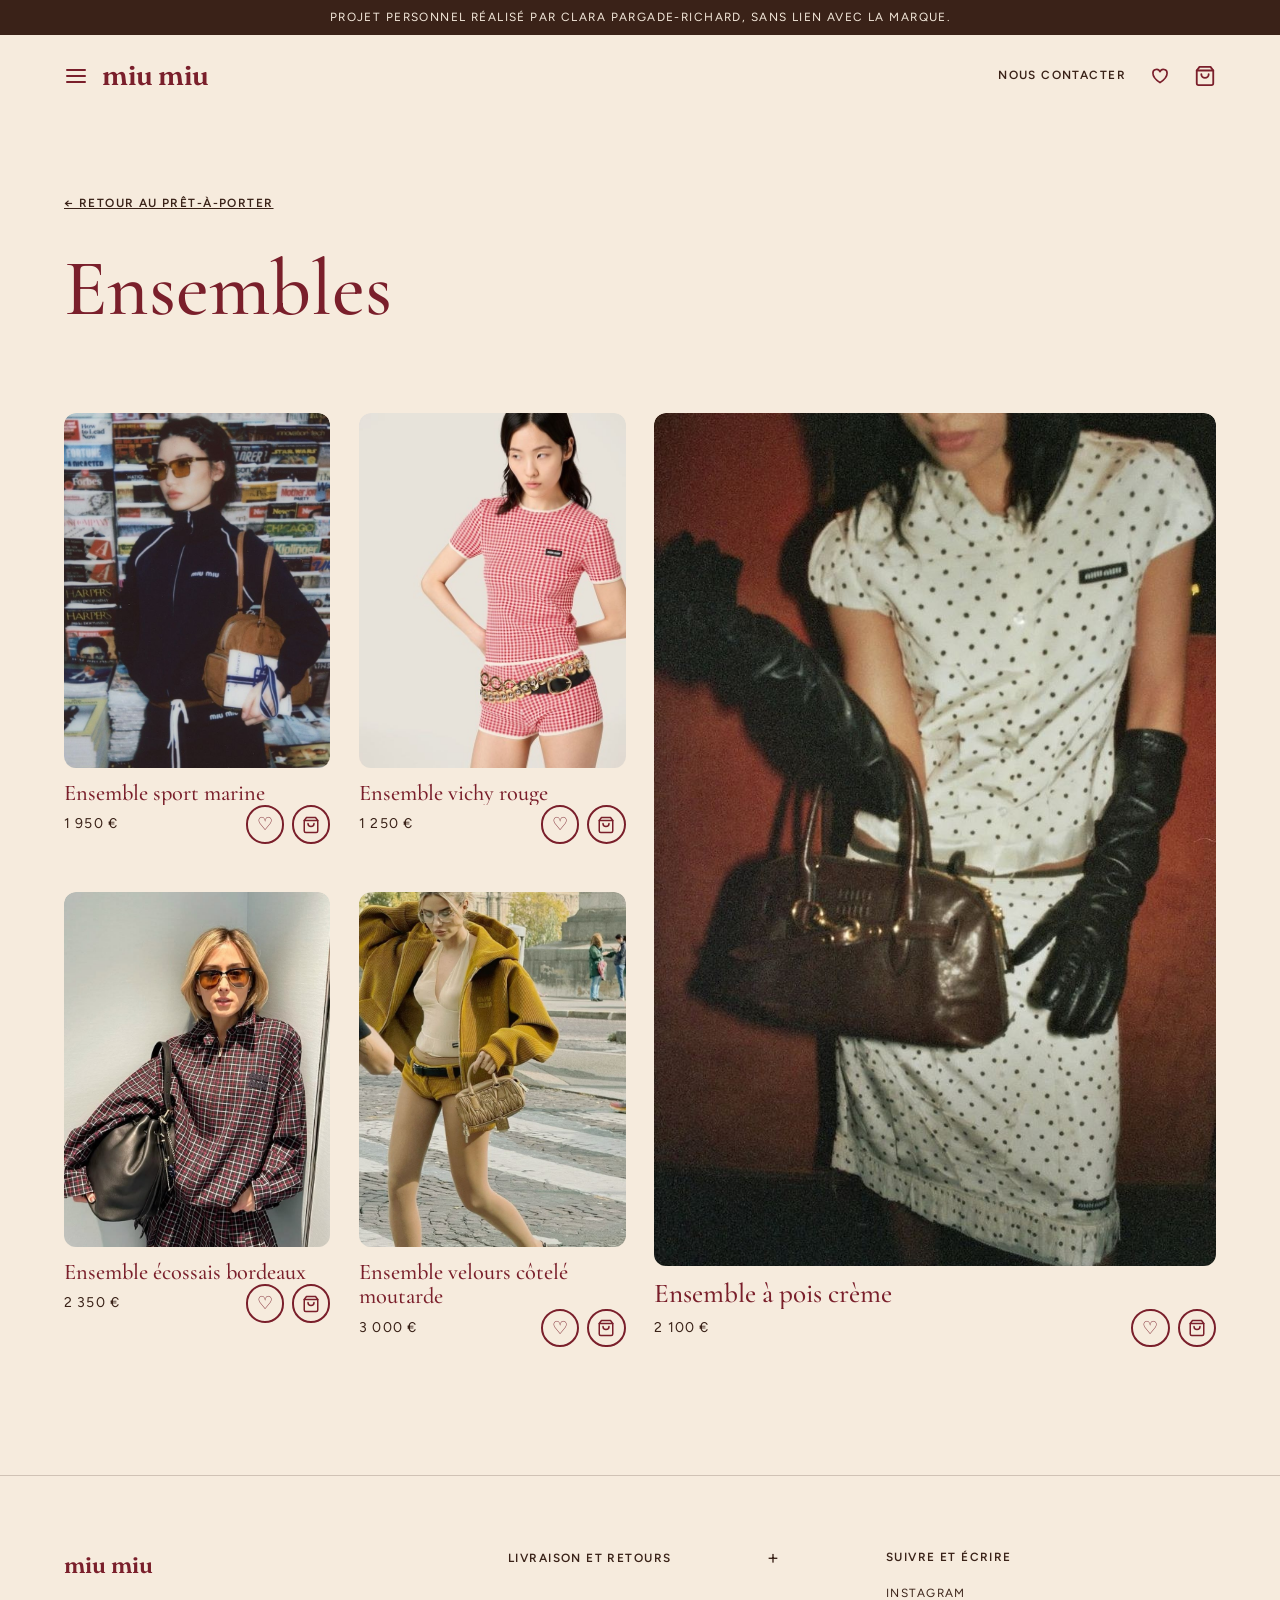
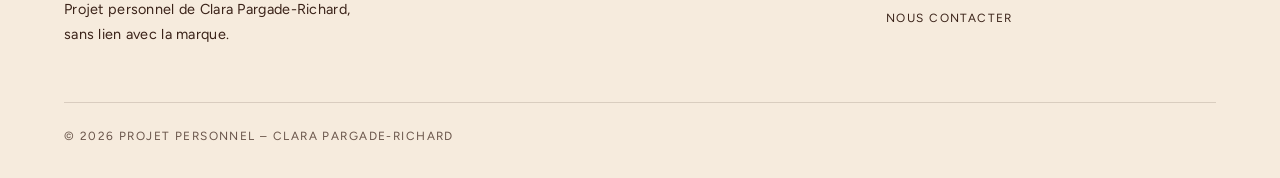
<file: ensembles.html>
<!DOCTYPE html>
<html lang="fr">
<head>
<meta charset="UTF-8">
<meta name="viewport" content="width=device-width, initial-scale=1">
<title>Ensembles – Not your pretty little thing</title>
<meta name="description" content="Ensembles de la collection d'inspiration années 60-70. Projet personnel.">
<meta property="og:title" content="Ensembles – Not your pretty little thing">
<meta property="og:description" content="Projet personnel de Clara Pargade-Richard, sans lien avec la marque.">
<link rel="preconnect" href="https://fonts.googleapis.com">
<link rel="preconnect" href="https://fonts.gstatic.com" crossorigin>
<link href="https://fonts.googleapis.com/css2?family=Cormorant+Garamond:wght@400;500;600&family=Figtree:wght@400;600&family=Fraunces:opsz,wght@9..144,600&display=swap" rel="stylesheet">
<link rel="icon" href="favicon.svg" type="image/svg+xml">
<link rel="apple-touch-icon" href="apple-touch-icon.png">
<link rel="stylesheet" href="style.css">
</head>
<body>
<div class="bandeau">Projet personnel réalisé par Clara Pargade-Richard, sans lien avec la marque.</div>
<header>
  <div class="gauche">
    <button class="burger" type="button" aria-label="Ouvrir le menu" aria-expanded="false" aria-controls="menu"><svg viewBox="0 0 24 24" width="24" height="24" fill="none" stroke="currentColor" stroke-width="2" stroke-linecap="round" stroke-linejoin="round" aria-hidden="true"><line x1="3" y1="6" x2="21" y2="6"/><line x1="3" y1="12" x2="21" y2="12"/><line x1="3" y1="18" x2="21" y2="18"/></svg></button>
    <a class="logo" href="index.html">miu miu</a> <!-- texte seulement : pas le vrai logo -->
  </div>
  <nav aria-label="Actions">
    <a class="contact" href="mailto:clara.pargade2407@gmail.com">Nous contacter</a>
    <a id="compteur" href="favoris.html" aria-label="Mes favoris" title="Mes favoris"><svg viewBox="0 0 24 24" width="20" height="20" fill="none" stroke="currentColor" stroke-width="2" stroke-linecap="round" stroke-linejoin="round" aria-hidden="true"><path d="M12 20C12 20 3.5 14.5 3.5 8.8A4.4 4.4 0 0 1 12 6.9A4.4 4.4 0 0 1 20.5 8.8C20.5 14.5 12 20 12 20Z"/></svg><i class="point" hidden></i></a>
    <a class="panier" href="panier.html" aria-label="Panier" title="Panier"><svg viewBox="0 0 24 24" width="22" height="22" fill="none" stroke="currentColor" stroke-width="2" stroke-linecap="round" stroke-linejoin="round" aria-hidden="true"><path d="M6 2 3 6v14a2 2 0 0 0 2 2h14a2 2 0 0 0 2-2V6l-3-4z"/><line x1="3" y1="6" x2="21" y2="6"/><path d="M16 10a4 4 0 0 1-8 0"/></svg><i class="point" hidden></i></a>
  </nav>
</header>
<div class="voile"></div>
<aside id="menu" class="menu" aria-label="Menu">
  <button class="menu-fermer" type="button" aria-label="Fermer le menu"><svg viewBox="0 0 24 24" width="26" height="26" fill="none" stroke="currentColor" stroke-width="2" stroke-linecap="round" stroke-linejoin="round" aria-hidden="true"><line x1="5" y1="5" x2="19" y2="19"/><line x1="19" y1="5" x2="5" y2="19"/></svg></button>
  <nav aria-label="Catégories">
    <a href="index.html">Accueil</a>
    <a href="collection.html">La collection</a>
    <button class="menu-lien" type="button" aria-expanded="false" aria-controls="sous-menu" aria-current="page">Prêt-à-porter <span aria-hidden="true">›</span></button>
    <a href="sacs.html">Sacs</a>
    <a href="chaussures.html">Chaussures</a>
    <a href="accessoires.html">Accessoires</a>
  </nav>
  <div id="sous-menu" class="sous-menu" role="group" aria-label="Catégories du prêt-à-porter">
    <button class="sous-retour" type="button">‹ Retour</button>
    <nav aria-label="Catégories du prêt-à-porter">
      <a href="vetements.html" class="tout">Voir tout le prêt-à-porter</a>
      <a href="robes.html">Robes</a>
      <a href="tops.html">T-shirts</a>
      <a href="ensembles.html">Ensembles</a>
      <a href="jupes.html">Jupes et shorts</a>
      <a href="manteaux.html">Vestes et manteaux</a>
    </nav>
  </div>
</aside>
<main>
  <div class="page-titre">
    <a class="retour" href="vetements.html">← Retour au prêt-à-porter</a>
    <h1>Ensembles</h1>
  </div>
  <div class="grille grille-5">
    <article class="produit">
      <a class="lien-produit" href="produit.html?id=ensemble-sport">
      <img src="images/ensemble-sport.jpg" alt="Ensemble sport marine">
      <h3>Ensemble sport marine</h3>
      </a>
      <div class="ligne"><span>1 950 €</span><span class="actions"><button class="coeur" data-id="ensemble-sport" aria-pressed="false" aria-label="Ajouter Ensemble sport marine aux favoris">♡</button><button class="sac-btn" data-id="ensemble-sport" aria-pressed="false" aria-label="Ajouter Ensemble sport marine au panier"><svg viewBox="0 0 24 24" width="18" height="18" fill="none" stroke="currentColor" stroke-width="2" stroke-linecap="round" stroke-linejoin="round" aria-hidden="true"><path d="M6 2 3 6v14a2 2 0 0 0 2 2h14a2 2 0 0 0 2-2V6l-3-4z"/><line x1="3" y1="6" x2="21" y2="6"/><path d="M16 10a4 4 0 0 1-8 0"/></svg></button></span></div>
    </article>
    <article class="produit">
      <a class="lien-produit" href="produit.html?id=ensemble-vichy">
      <img src="images/ensemble-vichy.jpg" alt="Ensemble vichy rouge">
      <h3>Ensemble vichy rouge</h3>
      </a>
      <div class="ligne"><span>1 250 €</span><span class="actions"><button class="coeur" data-id="ensemble-vichy" aria-pressed="false" aria-label="Ajouter Ensemble vichy rouge aux favoris">♡</button><button class="sac-btn" data-id="ensemble-vichy" aria-pressed="false" aria-label="Ajouter Ensemble vichy rouge au panier"><svg viewBox="0 0 24 24" width="18" height="18" fill="none" stroke="currentColor" stroke-width="2" stroke-linecap="round" stroke-linejoin="round" aria-hidden="true"><path d="M6 2 3 6v14a2 2 0 0 0 2 2h14a2 2 0 0 0 2-2V6l-3-4z"/><line x1="3" y1="6" x2="21" y2="6"/><path d="M16 10a4 4 0 0 1-8 0"/></svg></button></span></div>
    </article>
    <article class="produit grand">
      <a class="lien-produit" href="produit.html?id=ensemble-pois">
      <img src="images/ensemble-pois.jpg" alt="Ensemble à pois crème">
      <h3>Ensemble à pois crème</h3>
      </a>
      <div class="ligne"><span>2 100 €</span><span class="actions"><button class="coeur" data-id="ensemble-pois" aria-pressed="false" aria-label="Ajouter Ensemble à pois crème aux favoris">♡</button><button class="sac-btn" data-id="ensemble-pois" aria-pressed="false" aria-label="Ajouter Ensemble à pois crème au panier"><svg viewBox="0 0 24 24" width="18" height="18" fill="none" stroke="currentColor" stroke-width="2" stroke-linecap="round" stroke-linejoin="round" aria-hidden="true"><path d="M6 2 3 6v14a2 2 0 0 0 2 2h14a2 2 0 0 0 2-2V6l-3-4z"/><line x1="3" y1="6" x2="21" y2="6"/><path d="M16 10a4 4 0 0 1-8 0"/></svg></button></span></div>
    </article>
    <article class="produit">
      <a class="lien-produit" href="produit.html?id=ensemble-ecossais">
      <img src="images/ensemble-ecossais.jpg" alt="Ensemble écossais bordeaux">
      <h3>Ensemble écossais bordeaux</h3>
      </a>
      <div class="ligne"><span>2 350 €</span><span class="actions"><button class="coeur" data-id="ensemble-ecossais" aria-pressed="false" aria-label="Ajouter Ensemble écossais bordeaux aux favoris">♡</button><button class="sac-btn" data-id="ensemble-ecossais" aria-pressed="false" aria-label="Ajouter Ensemble écossais bordeaux au panier"><svg viewBox="0 0 24 24" width="18" height="18" fill="none" stroke="currentColor" stroke-width="2" stroke-linecap="round" stroke-linejoin="round" aria-hidden="true"><path d="M6 2 3 6v14a2 2 0 0 0 2 2h14a2 2 0 0 0 2-2V6l-3-4z"/><line x1="3" y1="6" x2="21" y2="6"/><path d="M16 10a4 4 0 0 1-8 0"/></svg></button></span></div>
    </article>
    <article class="produit">
      <a class="lien-produit" href="produit.html?id=ensemble-velours">
      <img src="images/ensemble-velours.jpg" alt="Ensemble velours côtelé moutarde">
      <h3>Ensemble velours côtelé moutarde</h3>
      </a>
      <div class="ligne"><span>3 000 €</span><span class="actions"><button class="coeur" data-id="ensemble-velours" aria-pressed="false" aria-label="Ajouter Ensemble velours côtelé moutarde aux favoris">♡</button><button class="sac-btn" data-id="ensemble-velours" aria-pressed="false" aria-label="Ajouter Ensemble velours côtelé moutarde au panier"><svg viewBox="0 0 24 24" width="18" height="18" fill="none" stroke="currentColor" stroke-width="2" stroke-linecap="round" stroke-linejoin="round" aria-hidden="true"><path d="M6 2 3 6v14a2 2 0 0 0 2 2h14a2 2 0 0 0 2-2V6l-3-4z"/><line x1="3" y1="6" x2="21" y2="6"/><path d="M16 10a4 4 0 0 1-8 0"/></svg></button></span></div>
    </article>
  </div>
</main>
<footer>
  <div class="pied-grille">
    <div>
      <p class="pied-logo">miu miu</p>
      <p>Projet personnel de Clara Pargade-Richard, sans lien avec la marque.</p>
    </div>
    <div class="accordeon pied-acc">
      <details>
        <summary>Livraison et retours</summary>
        <p>Livraison offerte, en 3 à 5 jours ouvrés. Expédition sous 48 h, avec un suivi par e‑mail.</p>
        <p>Retours gratuits sous 30 jours, pour un article non porté, dans son emballage d’origine.</p>
      </details>
    </div>
    <div>
      <p class="pied-titre">Suivre et écrire</p>
      <p><a href="https://www.instagram.com/miumiu/" target="_blank" rel="noopener">Instagram</a></p>
      <p><a href="mailto:clara.pargade2407@gmail.com">Nous contacter</a></p>
    </div>
  </div>
  <p class="pied-bas">© 2026 Projet personnel – Clara Pargade-Richard</p>
</footer>
<script src="script.js"></script>
</body>
</html>
</file>
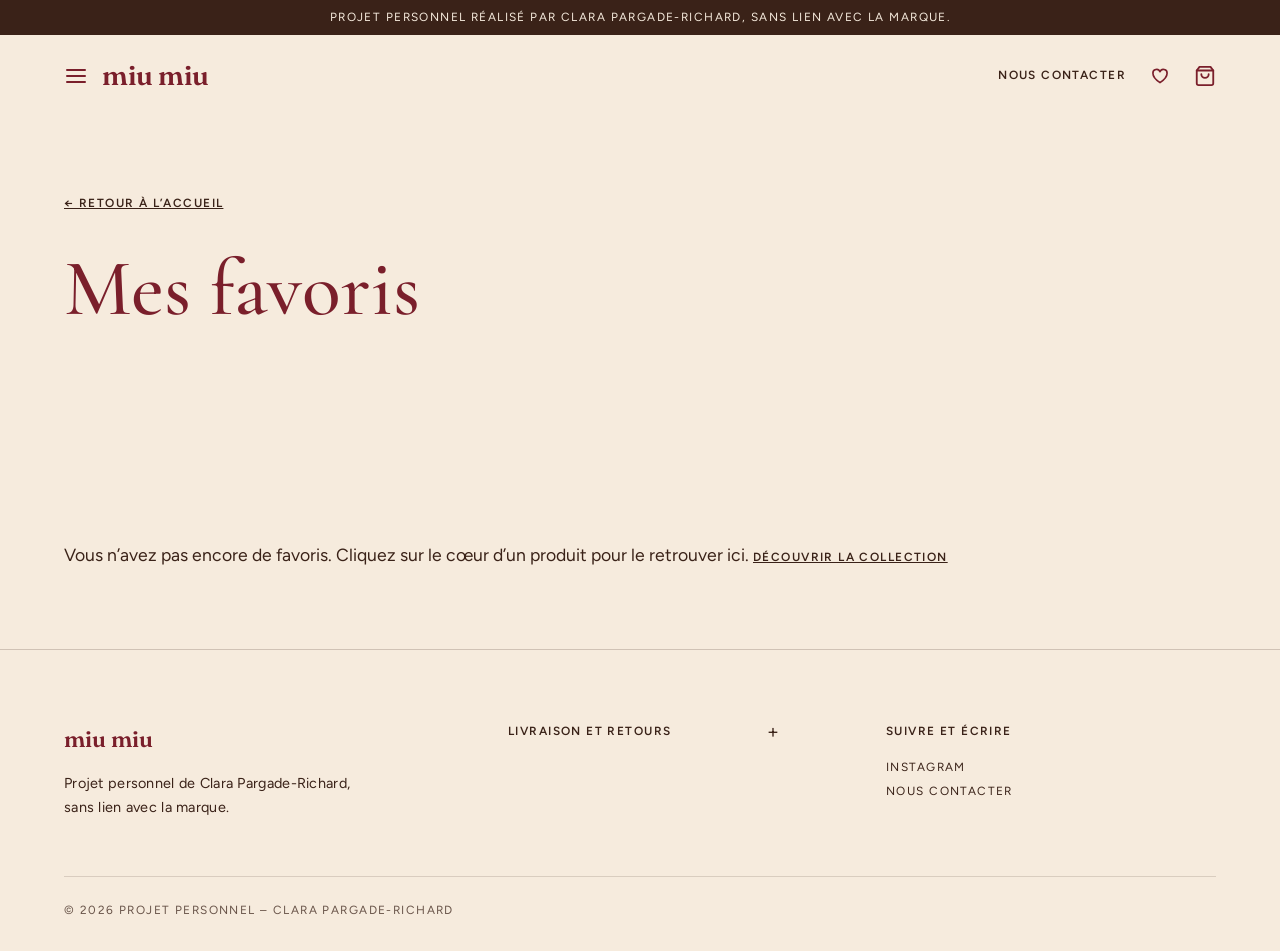
<file: favoris.html>
<!DOCTYPE html>
<html lang="fr">
<head>
<meta charset="UTF-8">
<meta name="viewport" content="width=device-width, initial-scale=1">
<title>Mes favoris – Not your pretty little thing</title>
<meta name="description" content="Les produits mis en favoris. Projet personnel.">
<meta property="og:title" content="Mes favoris – Not your pretty little thing">
<meta property="og:description" content="Projet personnel de Clara Pargade-Richard, sans lien avec la marque.">
<link rel="preconnect" href="https://fonts.googleapis.com">
<link rel="preconnect" href="https://fonts.gstatic.com" crossorigin>
<link href="https://fonts.googleapis.com/css2?family=Cormorant+Garamond:wght@400;500;600&family=Figtree:wght@400;600&family=Fraunces:opsz,wght@9..144,600&display=swap" rel="stylesheet">
<link rel="icon" href="favicon.svg" type="image/svg+xml">
<link rel="apple-touch-icon" href="apple-touch-icon.png">
<link rel="stylesheet" href="style.css">
</head>
<body>
<div class="bandeau">Projet personnel réalisé par Clara Pargade-Richard, sans lien avec la marque.</div>
<header>
  <div class="gauche">
    <button class="burger" type="button" aria-label="Ouvrir le menu" aria-expanded="false" aria-controls="menu"><svg viewBox="0 0 24 24" width="24" height="24" fill="none" stroke="currentColor" stroke-width="2" stroke-linecap="round" stroke-linejoin="round" aria-hidden="true"><line x1="3" y1="6" x2="21" y2="6"/><line x1="3" y1="12" x2="21" y2="12"/><line x1="3" y1="18" x2="21" y2="18"/></svg></button>
    <a class="logo" href="index.html">miu miu</a> <!-- texte seulement : pas le vrai logo -->
  </div>
  <nav aria-label="Actions">
    <a class="contact" href="mailto:clara.pargade2407@gmail.com">Nous contacter</a>
    <a id="compteur" href="favoris.html" aria-label="Mes favoris" title="Mes favoris"><svg viewBox="0 0 24 24" width="20" height="20" fill="none" stroke="currentColor" stroke-width="2" stroke-linecap="round" stroke-linejoin="round" aria-hidden="true"><path d="M12 20C12 20 3.5 14.5 3.5 8.8A4.4 4.4 0 0 1 12 6.9A4.4 4.4 0 0 1 20.5 8.8C20.5 14.5 12 20 12 20Z"/></svg><i class="point" hidden></i></a>
    <a class="panier" href="panier.html" aria-label="Panier" title="Panier"><svg viewBox="0 0 24 24" width="22" height="22" fill="none" stroke="currentColor" stroke-width="2" stroke-linecap="round" stroke-linejoin="round" aria-hidden="true"><path d="M6 2 3 6v14a2 2 0 0 0 2 2h14a2 2 0 0 0 2-2V6l-3-4z"/><line x1="3" y1="6" x2="21" y2="6"/><path d="M16 10a4 4 0 0 1-8 0"/></svg><i class="point" hidden></i></a>
  </nav>
</header>
<div class="voile"></div>
<aside id="menu" class="menu" aria-label="Menu">
  <button class="menu-fermer" type="button" aria-label="Fermer le menu"><svg viewBox="0 0 24 24" width="26" height="26" fill="none" stroke="currentColor" stroke-width="2" stroke-linecap="round" stroke-linejoin="round" aria-hidden="true"><line x1="5" y1="5" x2="19" y2="19"/><line x1="19" y1="5" x2="5" y2="19"/></svg></button>
  <nav aria-label="Catégories">
    <a href="index.html">Accueil</a>
    <a href="collection.html">La collection</a>
    <button class="menu-lien" type="button" aria-expanded="false" aria-controls="sous-menu">Prêt-à-porter <span aria-hidden="true">›</span></button>
    <a href="sacs.html">Sacs</a>
    <a href="chaussures.html">Chaussures</a>
    <a href="accessoires.html">Accessoires</a>
  </nav>
  <div id="sous-menu" class="sous-menu" role="group" aria-label="Catégories du prêt-à-porter">
    <button class="sous-retour" type="button">‹ Retour</button>
    <nav aria-label="Catégories du prêt-à-porter">
      <a href="vetements.html" class="tout">Voir tout le prêt-à-porter</a>
      <a href="robes.html">Robes</a>
      <a href="tops.html">T-shirts</a>
      <a href="ensembles.html">Ensembles</a>
      <a href="jupes.html">Jupes et shorts</a>
      <a href="manteaux.html">Vestes et manteaux</a>
    </nav>
  </div>
</aside>
<main>
  <div class="page-titre">
    <a class="retour" href="index.html">← Retour à l’accueil</a>
    <h1>Mes favoris</h1>
  </div>
  <div class="grille" id="liste-favoris"></div>
  <p class="vide" id="vide-favoris" hidden>Vous n’avez pas encore de favoris. Cliquez sur le cœur d’un produit pour le retrouver ici. <a href="collection.html">Découvrir la collection</a></p>
</main>
<footer>
  <div class="pied-grille">
    <div>
      <p class="pied-logo">miu miu</p>
      <p>Projet personnel de Clara Pargade-Richard, sans lien avec la marque.</p>
    </div>
    <div class="accordeon pied-acc">
      <details>
        <summary>Livraison et retours</summary>
        <p>Livraison offerte, en 3 à 5 jours ouvrés. Expédition sous 48 h, avec un suivi par e‑mail.</p>
        <p>Retours gratuits sous 30 jours, pour un article non porté, dans son emballage d’origine.</p>
      </details>
    </div>
    <div>
      <p class="pied-titre">Suivre et écrire</p>
      <p><a href="https://www.instagram.com/miumiu/" target="_blank" rel="noopener">Instagram</a></p>
      <p><a href="mailto:clara.pargade2407@gmail.com">Nous contacter</a></p>
    </div>
  </div>
  <p class="pied-bas">© 2026 Projet personnel – Clara Pargade-Richard</p>
</footer>
<script src="script.js"></script>
</body>
</html>
</file>
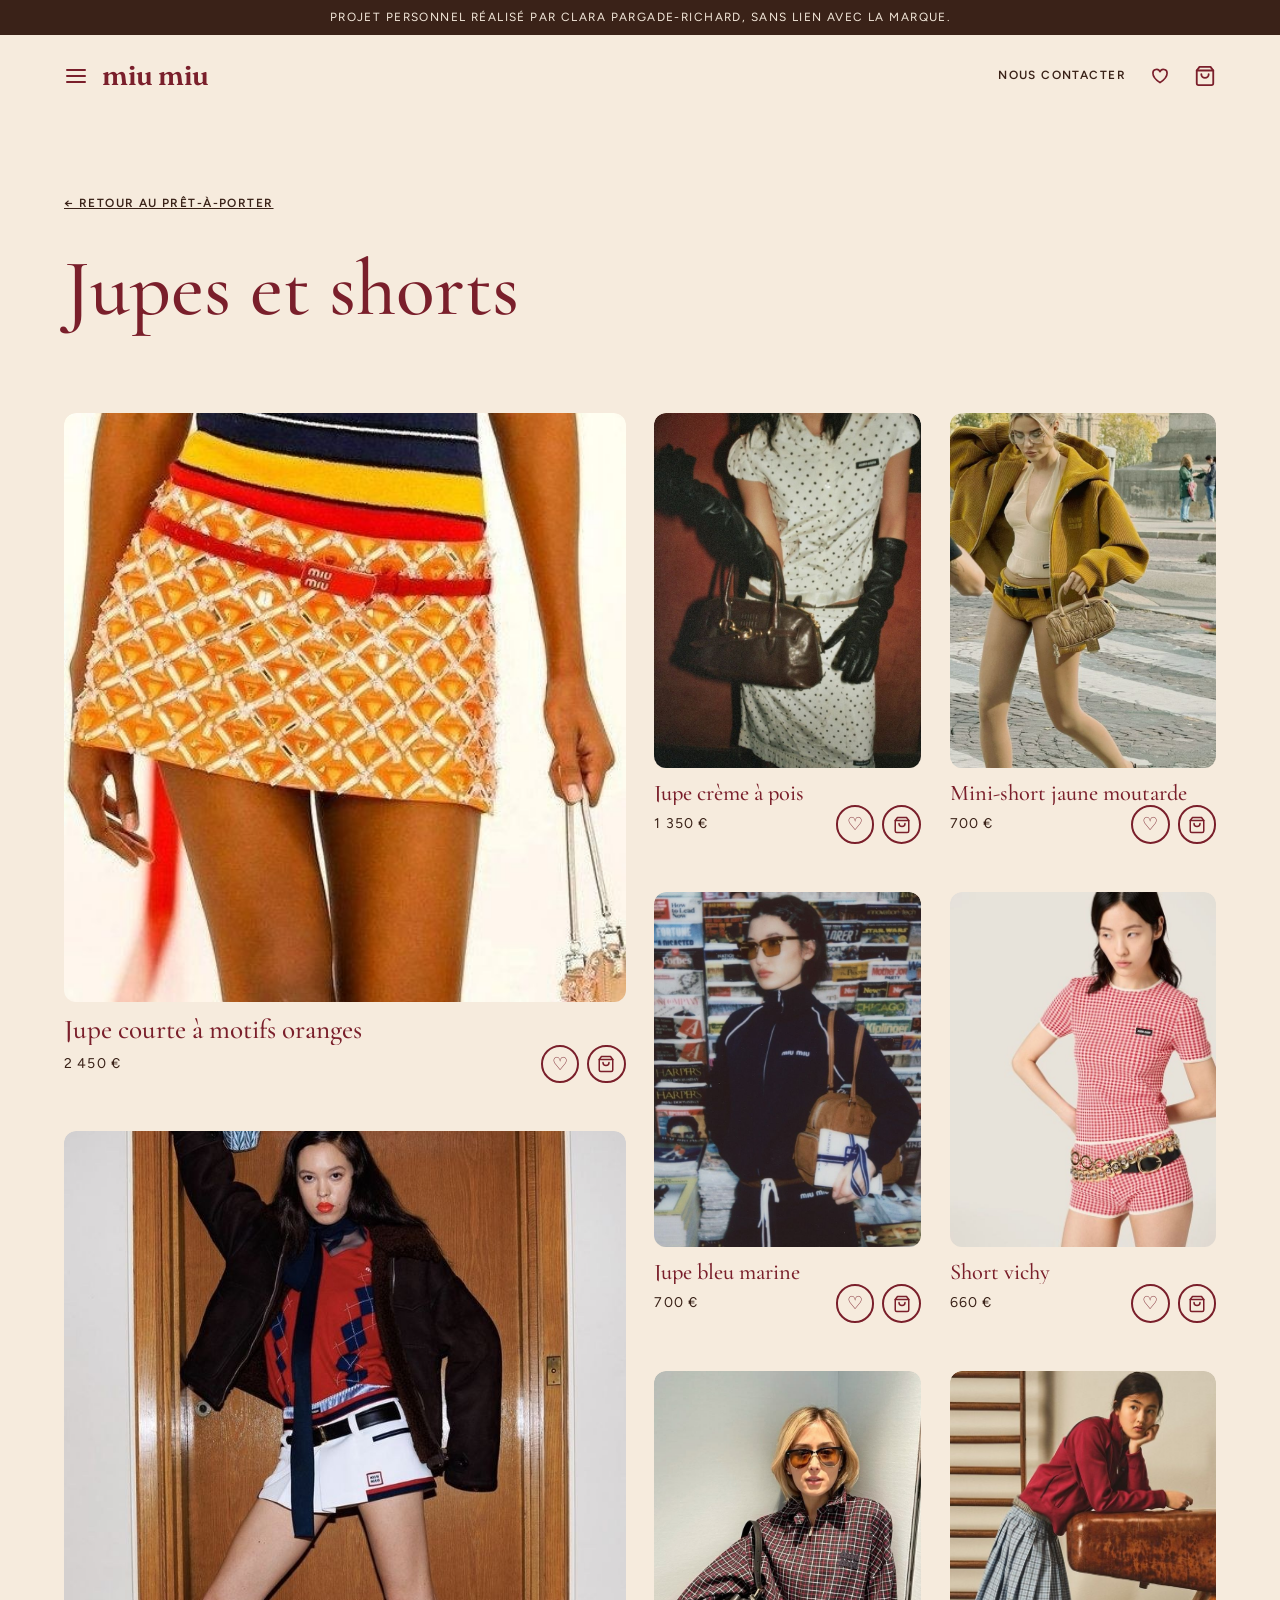
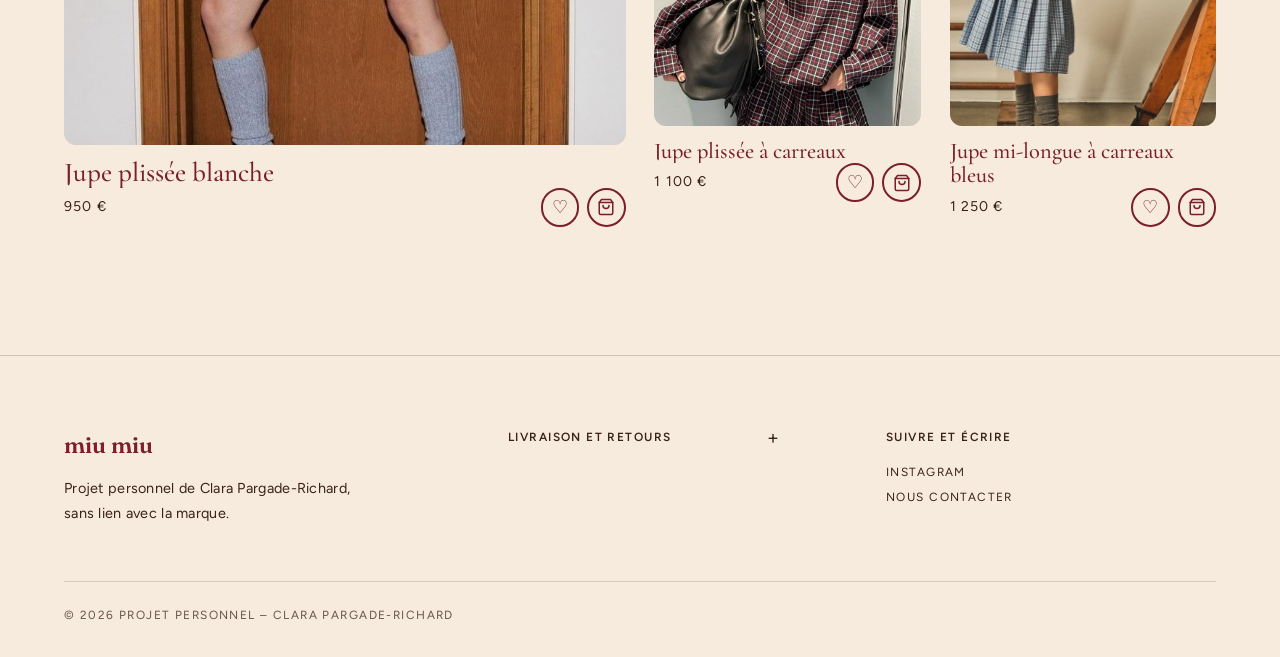
<file: jupes.html>
<!DOCTYPE html>
<html lang="fr">
<head>
<meta charset="UTF-8">
<meta name="viewport" content="width=device-width, initial-scale=1">
<title>Jupes et shorts – Not your pretty little thing</title>
<meta name="description" content="Jupes et shorts de la collection d'inspiration années 60-70. Projet personnel.">
<meta property="og:title" content="Jupes et shorts – Not your pretty little thing">
<meta property="og:description" content="Projet personnel de Clara Pargade-Richard, sans lien avec la marque.">
<link rel="preconnect" href="https://fonts.googleapis.com">
<link rel="preconnect" href="https://fonts.gstatic.com" crossorigin>
<link href="https://fonts.googleapis.com/css2?family=Cormorant+Garamond:wght@400;500;600&family=Figtree:wght@400;600&family=Fraunces:opsz,wght@9..144,600&display=swap" rel="stylesheet">
<link rel="icon" href="favicon.svg" type="image/svg+xml">
<link rel="apple-touch-icon" href="apple-touch-icon.png">
<link rel="stylesheet" href="style.css">
</head>
<body>
<div class="bandeau">Projet personnel réalisé par Clara Pargade-Richard, sans lien avec la marque.</div>
<header>
  <div class="gauche">
    <button class="burger" type="button" aria-label="Ouvrir le menu" aria-expanded="false" aria-controls="menu"><svg viewBox="0 0 24 24" width="24" height="24" fill="none" stroke="currentColor" stroke-width="2" stroke-linecap="round" stroke-linejoin="round" aria-hidden="true"><line x1="3" y1="6" x2="21" y2="6"/><line x1="3" y1="12" x2="21" y2="12"/><line x1="3" y1="18" x2="21" y2="18"/></svg></button>
    <a class="logo" href="index.html">miu miu</a> <!-- texte seulement : pas le vrai logo -->
  </div>
  <nav aria-label="Actions">
    <a class="contact" href="mailto:clara.pargade2407@gmail.com">Nous contacter</a>
    <a id="compteur" href="favoris.html" aria-label="Mes favoris" title="Mes favoris"><svg viewBox="0 0 24 24" width="20" height="20" fill="none" stroke="currentColor" stroke-width="2" stroke-linecap="round" stroke-linejoin="round" aria-hidden="true"><path d="M12 20C12 20 3.5 14.5 3.5 8.8A4.4 4.4 0 0 1 12 6.9A4.4 4.4 0 0 1 20.5 8.8C20.5 14.5 12 20 12 20Z"/></svg><i class="point" hidden></i></a>
    <a class="panier" href="panier.html" aria-label="Panier" title="Panier"><svg viewBox="0 0 24 24" width="22" height="22" fill="none" stroke="currentColor" stroke-width="2" stroke-linecap="round" stroke-linejoin="round" aria-hidden="true"><path d="M6 2 3 6v14a2 2 0 0 0 2 2h14a2 2 0 0 0 2-2V6l-3-4z"/><line x1="3" y1="6" x2="21" y2="6"/><path d="M16 10a4 4 0 0 1-8 0"/></svg><i class="point" hidden></i></a>
  </nav>
</header>
<div class="voile"></div>
<aside id="menu" class="menu" aria-label="Menu">
  <button class="menu-fermer" type="button" aria-label="Fermer le menu"><svg viewBox="0 0 24 24" width="26" height="26" fill="none" stroke="currentColor" stroke-width="2" stroke-linecap="round" stroke-linejoin="round" aria-hidden="true"><line x1="5" y1="5" x2="19" y2="19"/><line x1="19" y1="5" x2="5" y2="19"/></svg></button>
  <nav aria-label="Catégories">
    <a href="index.html">Accueil</a>
    <a href="collection.html">La collection</a>
    <button class="menu-lien" type="button" aria-expanded="false" aria-controls="sous-menu" aria-current="page">Prêt-à-porter <span aria-hidden="true">›</span></button>
    <a href="sacs.html">Sacs</a>
    <a href="chaussures.html">Chaussures</a>
    <a href="accessoires.html">Accessoires</a>
  </nav>
  <div id="sous-menu" class="sous-menu" role="group" aria-label="Catégories du prêt-à-porter">
    <button class="sous-retour" type="button">‹ Retour</button>
    <nav aria-label="Catégories du prêt-à-porter">
      <a href="vetements.html" class="tout">Voir tout le prêt-à-porter</a>
      <a href="robes.html">Robes</a>
      <a href="tops.html">T-shirts</a>
      <a href="ensembles.html">Ensembles</a>
      <a href="jupes.html">Jupes et shorts</a>
      <a href="manteaux.html">Vestes et manteaux</a>
    </nav>
  </div>
</aside>
<main>
  <div class="page-titre">
    <a class="retour" href="vetements.html">← Retour au prêt-à-porter</a>
    <h1>Jupes et shorts</h1>
  </div>
  <div class="grille grille-8">
    <article class="produit grand">
      <a class="lien-produit" href="produit.html?id=jupe-orange">
      <img src="images/jupe-orange.jpg" alt="Jupe courte à motifs oranges">
      <h3>Jupe courte à motifs oranges</h3>
      </a>
      <div class="ligne"><span>2 450 €</span><span class="actions"><button class="coeur" data-id="jupe-orange" aria-pressed="false" aria-label="Ajouter Jupe courte à motifs oranges aux favoris">♡</button><button class="sac-btn" data-id="jupe-orange" aria-pressed="false" aria-label="Ajouter Jupe courte à motifs oranges au panier"><svg viewBox="0 0 24 24" width="18" height="18" fill="none" stroke="currentColor" stroke-width="2" stroke-linecap="round" stroke-linejoin="round" aria-hidden="true"><path d="M6 2 3 6v14a2 2 0 0 0 2 2h14a2 2 0 0 0 2-2V6l-3-4z"/><line x1="3" y1="6" x2="21" y2="6"/><path d="M16 10a4 4 0 0 1-8 0"/></svg></button></span></div>
    </article>
    <article class="produit">
      <a class="lien-produit" href="produit.html?id=jupe-pois">
      <img src="images/jupe-pois.jpg" alt="Jupe crème à pois">
      <h3>Jupe crème à pois</h3>
      </a>
      <div class="ligne"><span>1 350 €</span><span class="actions"><button class="coeur" data-id="jupe-pois" aria-pressed="false" aria-label="Ajouter Jupe crème à pois aux favoris">♡</button><button class="sac-btn" data-id="jupe-pois" aria-pressed="false" aria-label="Ajouter Jupe crème à pois au panier"><svg viewBox="0 0 24 24" width="18" height="18" fill="none" stroke="currentColor" stroke-width="2" stroke-linecap="round" stroke-linejoin="round" aria-hidden="true"><path d="M6 2 3 6v14a2 2 0 0 0 2 2h14a2 2 0 0 0 2-2V6l-3-4z"/><line x1="3" y1="6" x2="21" y2="6"/><path d="M16 10a4 4 0 0 1-8 0"/></svg></button></span></div>
    </article>
    <article class="produit">
      <a class="lien-produit" href="produit.html?id=short-moutarde">
      <img src="images/short-moutarde.jpg" alt="Mini-short jaune moutarde">
      <h3>Mini-short jaune moutarde</h3>
      </a>
      <div class="ligne"><span>700 €</span><span class="actions"><button class="coeur" data-id="short-moutarde" aria-pressed="false" aria-label="Ajouter Mini-short jaune moutarde aux favoris">♡</button><button class="sac-btn" data-id="short-moutarde" aria-pressed="false" aria-label="Ajouter Mini-short jaune moutarde au panier"><svg viewBox="0 0 24 24" width="18" height="18" fill="none" stroke="currentColor" stroke-width="2" stroke-linecap="round" stroke-linejoin="round" aria-hidden="true"><path d="M6 2 3 6v14a2 2 0 0 0 2 2h14a2 2 0 0 0 2-2V6l-3-4z"/><line x1="3" y1="6" x2="21" y2="6"/><path d="M16 10a4 4 0 0 1-8 0"/></svg></button></span></div>
    </article>
    <article class="produit">
      <a class="lien-produit" href="produit.html?id=short-sport">
      <img src="images/short-sport.jpg" alt="Jupe bleu marine">
      <h3>Jupe bleu marine</h3>
      </a>
      <div class="ligne"><span>700 €</span><span class="actions"><button class="coeur" data-id="short-sport" aria-pressed="false" aria-label="Ajouter Jupe bleu marine aux favoris">♡</button><button class="sac-btn" data-id="short-sport" aria-pressed="false" aria-label="Ajouter Jupe bleu marine au panier"><svg viewBox="0 0 24 24" width="18" height="18" fill="none" stroke="currentColor" stroke-width="2" stroke-linecap="round" stroke-linejoin="round" aria-hidden="true"><path d="M6 2 3 6v14a2 2 0 0 0 2 2h14a2 2 0 0 0 2-2V6l-3-4z"/><line x1="3" y1="6" x2="21" y2="6"/><path d="M16 10a4 4 0 0 1-8 0"/></svg></button></span></div>
    </article>
    <article class="produit">
      <a class="lien-produit" href="produit.html?id=short-vichy">
      <img src="images/short-vichy.jpg" alt="Short vichy">
      <h3>Short vichy</h3>
      </a>
      <div class="ligne"><span>660 €</span><span class="actions"><button class="coeur" data-id="short-vichy" aria-pressed="false" aria-label="Ajouter Short vichy aux favoris">♡</button><button class="sac-btn" data-id="short-vichy" aria-pressed="false" aria-label="Ajouter Short vichy au panier"><svg viewBox="0 0 24 24" width="18" height="18" fill="none" stroke="currentColor" stroke-width="2" stroke-linecap="round" stroke-linejoin="round" aria-hidden="true"><path d="M6 2 3 6v14a2 2 0 0 0 2 2h14a2 2 0 0 0 2-2V6l-3-4z"/><line x1="3" y1="6" x2="21" y2="6"/><path d="M16 10a4 4 0 0 1-8 0"/></svg></button></span></div>
    </article>
    <article class="produit">
      <a class="lien-produit" href="produit.html?id=jupe-ecossaise">
      <img src="images/jupe-ecossaise.jpg" alt="Jupe plissée à carreaux">
      <h3>Jupe plissée à carreaux</h3>
      </a>
      <div class="ligne"><span>1 100 €</span><span class="actions"><button class="coeur" data-id="jupe-ecossaise" aria-pressed="false" aria-label="Ajouter Jupe plissée à carreaux aux favoris">♡</button><button class="sac-btn" data-id="jupe-ecossaise" aria-pressed="false" aria-label="Ajouter Jupe plissée à carreaux au panier"><svg viewBox="0 0 24 24" width="18" height="18" fill="none" stroke="currentColor" stroke-width="2" stroke-linecap="round" stroke-linejoin="round" aria-hidden="true"><path d="M6 2 3 6v14a2 2 0 0 0 2 2h14a2 2 0 0 0 2-2V6l-3-4z"/><line x1="3" y1="6" x2="21" y2="6"/><path d="M16 10a4 4 0 0 1-8 0"/></svg></button></span></div>
    </article>
    <article class="produit grand">
      <a class="lien-produit" href="produit.html?id=jupe-blanche">
      <img src="images/jupe-blanche.jpg" alt="Jupe plissée blanche">
      <h3>Jupe plissée blanche</h3>
      </a>
      <div class="ligne"><span>950 €</span><span class="actions"><button class="coeur" data-id="jupe-blanche" aria-pressed="false" aria-label="Ajouter Jupe plissée blanche aux favoris">♡</button><button class="sac-btn" data-id="jupe-blanche" aria-pressed="false" aria-label="Ajouter Jupe plissée blanche au panier"><svg viewBox="0 0 24 24" width="18" height="18" fill="none" stroke="currentColor" stroke-width="2" stroke-linecap="round" stroke-linejoin="round" aria-hidden="true"><path d="M6 2 3 6v14a2 2 0 0 0 2 2h14a2 2 0 0 0 2-2V6l-3-4z"/><line x1="3" y1="6" x2="21" y2="6"/><path d="M16 10a4 4 0 0 1-8 0"/></svg></button></span></div>
    </article>
    <article class="produit">
      <a class="lien-produit" href="produit.html?id=jupe-plissee-bleue">
      <img src="images/jupe-plissee-bleue.jpg" alt="Jupe mi-longue à carreaux bleus">
      <h3>Jupe mi-longue à carreaux bleus</h3>
      </a>
      <div class="ligne"><span>1 250 €</span><span class="actions"><button class="coeur" data-id="jupe-plissee-bleue" aria-pressed="false" aria-label="Ajouter Jupe mi-longue à carreaux bleus aux favoris">♡</button><button class="sac-btn" data-id="jupe-plissee-bleue" aria-pressed="false" aria-label="Ajouter Jupe mi-longue à carreaux bleus au panier"><svg viewBox="0 0 24 24" width="18" height="18" fill="none" stroke="currentColor" stroke-width="2" stroke-linecap="round" stroke-linejoin="round" aria-hidden="true"><path d="M6 2 3 6v14a2 2 0 0 0 2 2h14a2 2 0 0 0 2-2V6l-3-4z"/><line x1="3" y1="6" x2="21" y2="6"/><path d="M16 10a4 4 0 0 1-8 0"/></svg></button></span></div>
    </article>
  </div>
</main>
<footer>
  <div class="pied-grille">
    <div>
      <p class="pied-logo">miu miu</p>
      <p>Projet personnel de Clara Pargade-Richard, sans lien avec la marque.</p>
    </div>
    <div class="accordeon pied-acc">
      <details>
        <summary>Livraison et retours</summary>
        <p>Livraison offerte, en 3 à 5 jours ouvrés. Expédition sous 48 h, avec un suivi par e‑mail.</p>
        <p>Retours gratuits sous 30 jours, pour un article non porté, dans son emballage d’origine.</p>
      </details>
    </div>
    <div>
      <p class="pied-titre">Suivre et écrire</p>
      <p><a href="https://www.instagram.com/miumiu/" target="_blank" rel="noopener">Instagram</a></p>
      <p><a href="mailto:clara.pargade2407@gmail.com">Nous contacter</a></p>
    </div>
  </div>
  <p class="pied-bas">© 2026 Projet personnel – Clara Pargade-Richard</p>
</footer>
<script src="script.js"></script>
</body>
</html>
</file>
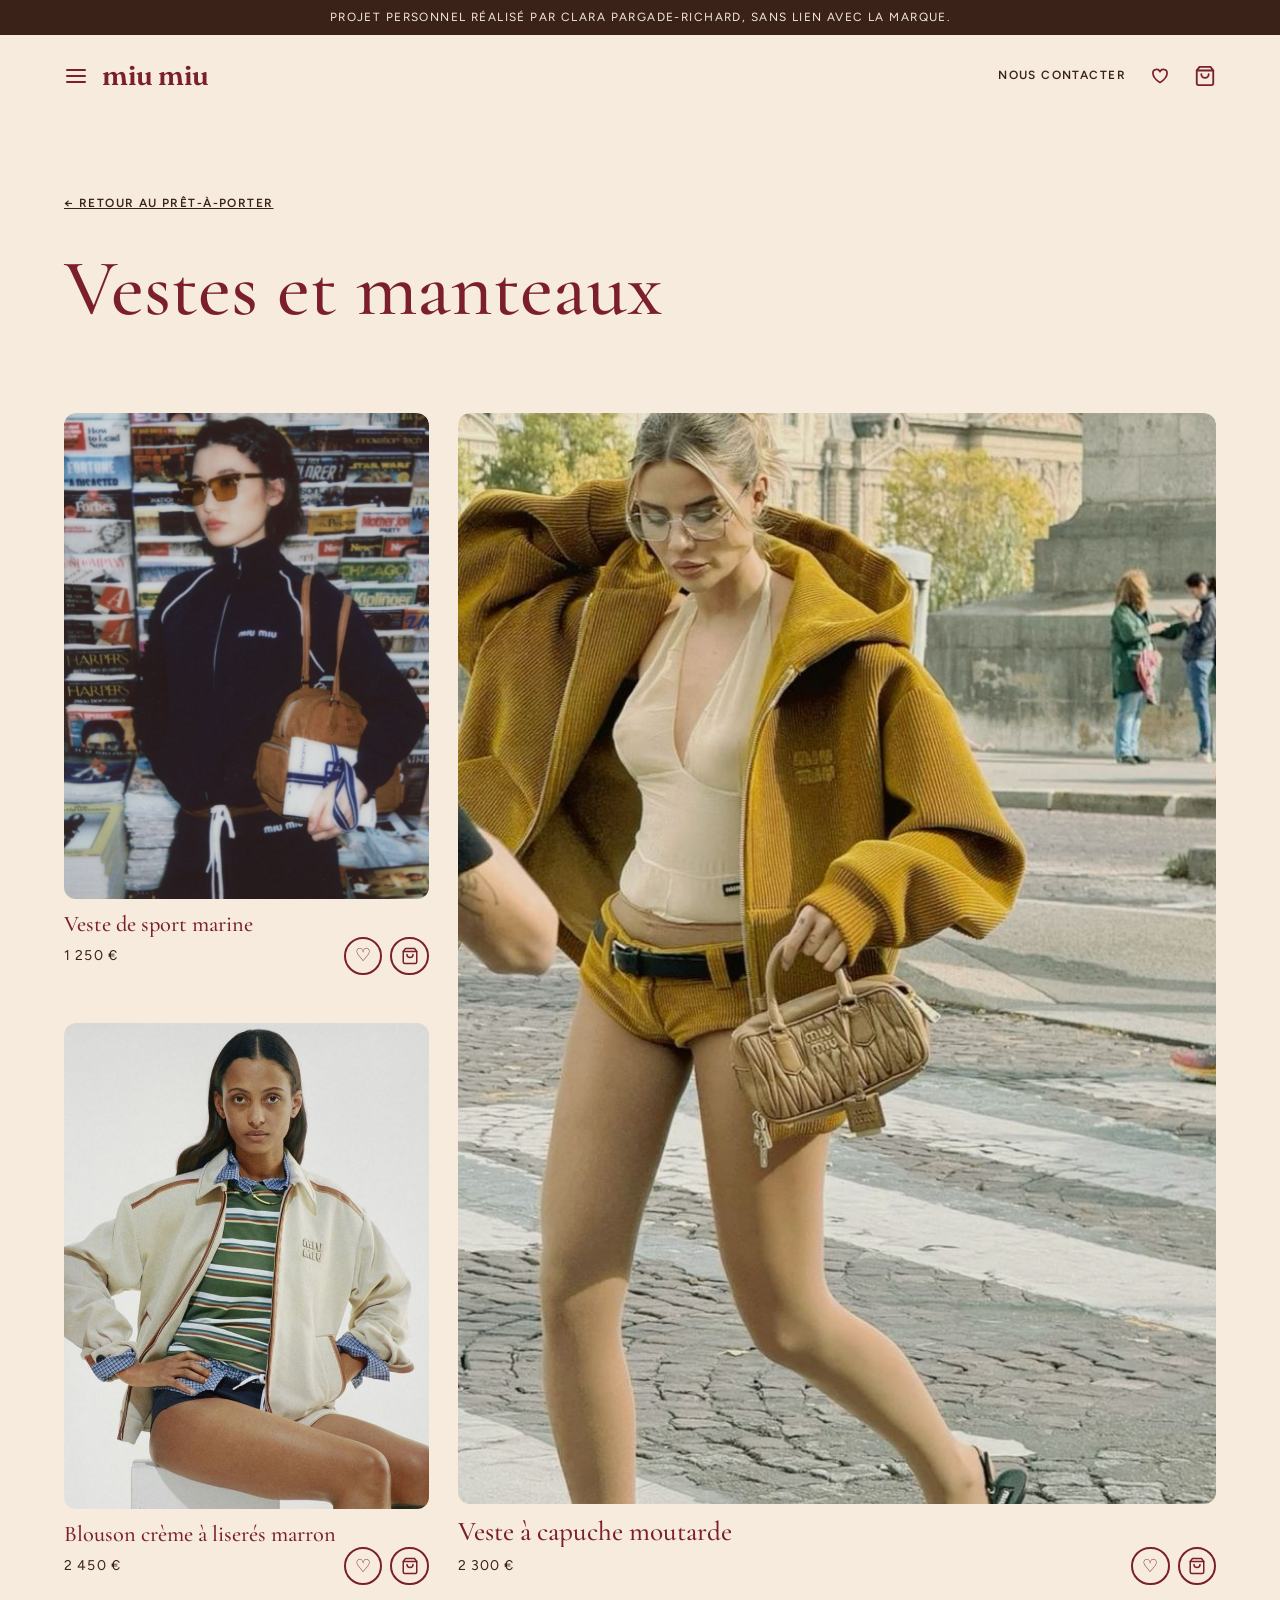
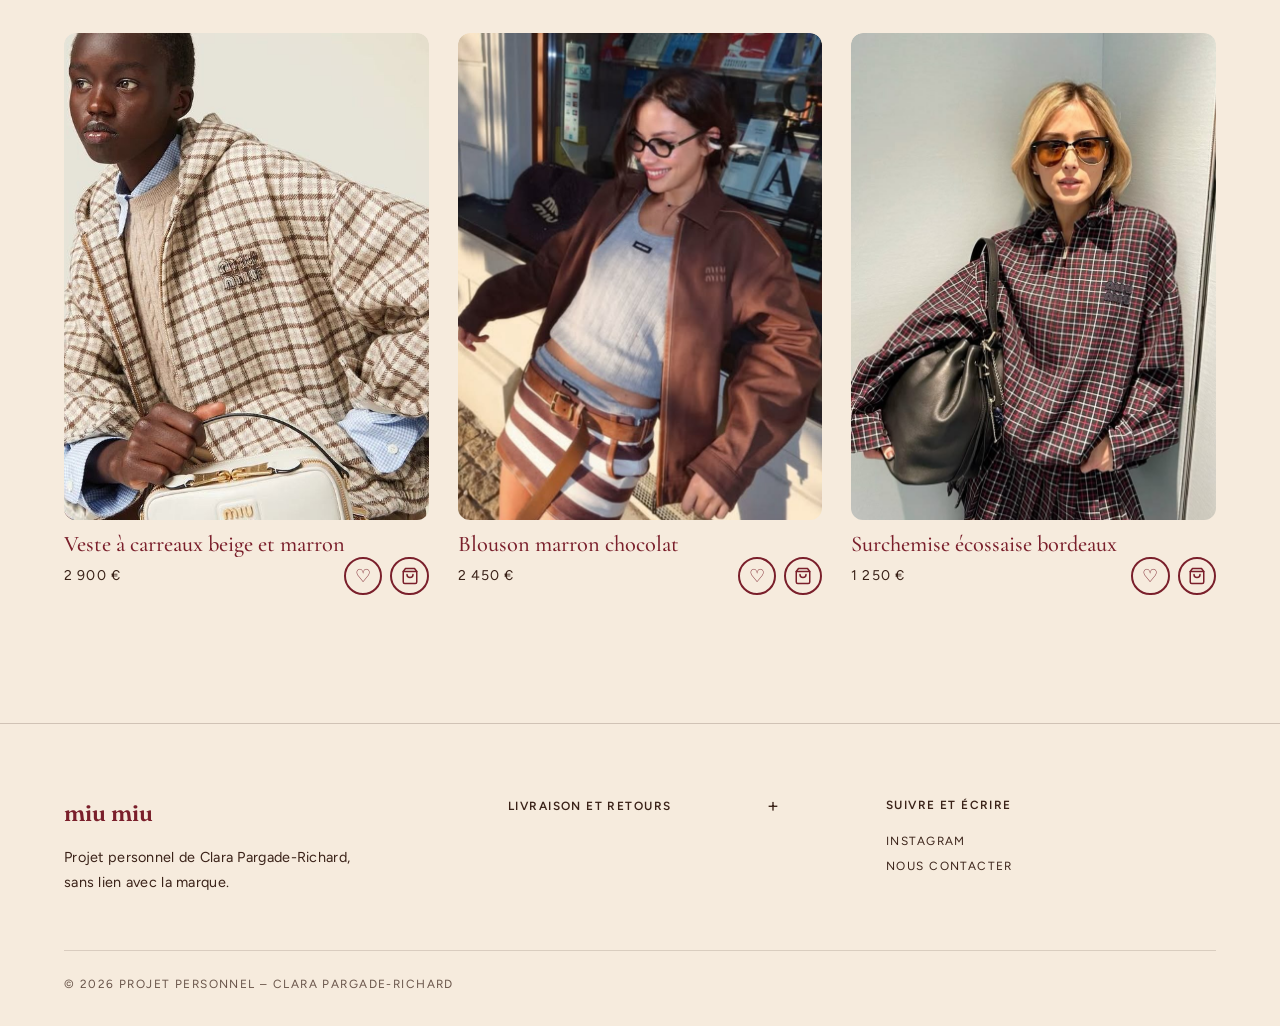
<file: manteaux.html>
<!DOCTYPE html>
<html lang="fr">
<head>
<meta charset="UTF-8">
<meta name="viewport" content="width=device-width, initial-scale=1">
<title>Vestes et manteaux – Not your pretty little thing</title>
<meta name="description" content="Vestes et manteaux de la collection d'inspiration années 60-70. Projet personnel.">
<meta property="og:title" content="Vestes et manteaux – Not your pretty little thing">
<meta property="og:description" content="Projet personnel de Clara Pargade-Richard, sans lien avec la marque.">
<link rel="preconnect" href="https://fonts.googleapis.com">
<link rel="preconnect" href="https://fonts.gstatic.com" crossorigin>
<link href="https://fonts.googleapis.com/css2?family=Cormorant+Garamond:wght@400;500;600&family=Figtree:wght@400;600&family=Fraunces:opsz,wght@9..144,600&display=swap" rel="stylesheet">
<link rel="icon" href="favicon.svg" type="image/svg+xml">
<link rel="apple-touch-icon" href="apple-touch-icon.png">
<link rel="stylesheet" href="style.css">
</head>
<body>
<div class="bandeau">Projet personnel réalisé par Clara Pargade-Richard, sans lien avec la marque.</div>
<header>
  <div class="gauche">
    <button class="burger" type="button" aria-label="Ouvrir le menu" aria-expanded="false" aria-controls="menu"><svg viewBox="0 0 24 24" width="24" height="24" fill="none" stroke="currentColor" stroke-width="2" stroke-linecap="round" stroke-linejoin="round" aria-hidden="true"><line x1="3" y1="6" x2="21" y2="6"/><line x1="3" y1="12" x2="21" y2="12"/><line x1="3" y1="18" x2="21" y2="18"/></svg></button>
    <a class="logo" href="index.html">miu miu</a> <!-- texte seulement : pas le vrai logo -->
  </div>
  <nav aria-label="Actions">
    <a class="contact" href="mailto:clara.pargade2407@gmail.com">Nous contacter</a>
    <a id="compteur" href="favoris.html" aria-label="Mes favoris" title="Mes favoris"><svg viewBox="0 0 24 24" width="20" height="20" fill="none" stroke="currentColor" stroke-width="2" stroke-linecap="round" stroke-linejoin="round" aria-hidden="true"><path d="M12 20C12 20 3.5 14.5 3.5 8.8A4.4 4.4 0 0 1 12 6.9A4.4 4.4 0 0 1 20.5 8.8C20.5 14.5 12 20 12 20Z"/></svg><i class="point" hidden></i></a>
    <a class="panier" href="panier.html" aria-label="Panier" title="Panier"><svg viewBox="0 0 24 24" width="22" height="22" fill="none" stroke="currentColor" stroke-width="2" stroke-linecap="round" stroke-linejoin="round" aria-hidden="true"><path d="M6 2 3 6v14a2 2 0 0 0 2 2h14a2 2 0 0 0 2-2V6l-3-4z"/><line x1="3" y1="6" x2="21" y2="6"/><path d="M16 10a4 4 0 0 1-8 0"/></svg><i class="point" hidden></i></a>
  </nav>
</header>
<div class="voile"></div>
<aside id="menu" class="menu" aria-label="Menu">
  <button class="menu-fermer" type="button" aria-label="Fermer le menu"><svg viewBox="0 0 24 24" width="26" height="26" fill="none" stroke="currentColor" stroke-width="2" stroke-linecap="round" stroke-linejoin="round" aria-hidden="true"><line x1="5" y1="5" x2="19" y2="19"/><line x1="19" y1="5" x2="5" y2="19"/></svg></button>
  <nav aria-label="Catégories">
    <a href="index.html">Accueil</a>
    <a href="collection.html">La collection</a>
    <button class="menu-lien" type="button" aria-expanded="false" aria-controls="sous-menu" aria-current="page">Prêt-à-porter <span aria-hidden="true">›</span></button>
    <a href="sacs.html">Sacs</a>
    <a href="chaussures.html">Chaussures</a>
    <a href="accessoires.html">Accessoires</a>
  </nav>
  <div id="sous-menu" class="sous-menu" role="group" aria-label="Catégories du prêt-à-porter">
    <button class="sous-retour" type="button">‹ Retour</button>
    <nav aria-label="Catégories du prêt-à-porter">
      <a href="vetements.html" class="tout">Voir tout le prêt-à-porter</a>
      <a href="robes.html">Robes</a>
      <a href="tops.html">T-shirts</a>
      <a href="ensembles.html">Ensembles</a>
      <a href="jupes.html">Jupes et shorts</a>
      <a href="manteaux.html">Vestes et manteaux</a>
    </nav>
  </div>
</aside>
<main>
  <div class="page-titre">
    <a class="retour" href="vetements.html">← Retour au prêt-à-porter</a>
    <h1>Vestes et manteaux</h1>
  </div>
  <div class="grille grille-6a">
    <article class="produit">
      <a class="lien-produit" href="produit.html?id=veste-sport">
      <img src="images/veste-sport.jpg" alt="Veste de sport marine">
      <h3>Veste de sport marine</h3>
      </a>
      <div class="ligne"><span>1 250 €</span><span class="actions"><button class="coeur" data-id="veste-sport" aria-pressed="false" aria-label="Ajouter Veste de sport marine aux favoris">♡</button><button class="sac-btn" data-id="veste-sport" aria-pressed="false" aria-label="Ajouter Veste de sport marine au panier"><svg viewBox="0 0 24 24" width="18" height="18" fill="none" stroke="currentColor" stroke-width="2" stroke-linecap="round" stroke-linejoin="round" aria-hidden="true"><path d="M6 2 3 6v14a2 2 0 0 0 2 2h14a2 2 0 0 0 2-2V6l-3-4z"/><line x1="3" y1="6" x2="21" y2="6"/><path d="M16 10a4 4 0 0 1-8 0"/></svg></button></span></div>
    </article>
    <article class="produit grand">
      <a class="lien-produit" href="produit.html?id=veste-capuche">
      <img src="images/veste-capuche.jpg" alt="Veste à capuche moutarde">
      <h3>Veste à capuche moutarde</h3>
      </a>
      <div class="ligne"><span>2 300 €</span><span class="actions"><button class="coeur" data-id="veste-capuche" aria-pressed="false" aria-label="Ajouter Veste à capuche moutarde aux favoris">♡</button><button class="sac-btn" data-id="veste-capuche" aria-pressed="false" aria-label="Ajouter Veste à capuche moutarde au panier"><svg viewBox="0 0 24 24" width="18" height="18" fill="none" stroke="currentColor" stroke-width="2" stroke-linecap="round" stroke-linejoin="round" aria-hidden="true"><path d="M6 2 3 6v14a2 2 0 0 0 2 2h14a2 2 0 0 0 2-2V6l-3-4z"/><line x1="3" y1="6" x2="21" y2="6"/><path d="M16 10a4 4 0 0 1-8 0"/></svg></button></span></div>
    </article>
    <article class="produit">
      <a class="lien-produit" href="produit.html?id=blouson-creme">
      <img src="images/blouson-creme.jpg" alt="Blouson crème à liserés marron">
      <h3>Blouson crème à liserés marron</h3>
      </a>
      <div class="ligne"><span>2 450 €</span><span class="actions"><button class="coeur" data-id="blouson-creme" aria-pressed="false" aria-label="Ajouter Blouson crème à liserés marron aux favoris">♡</button><button class="sac-btn" data-id="blouson-creme" aria-pressed="false" aria-label="Ajouter Blouson crème à liserés marron au panier"><svg viewBox="0 0 24 24" width="18" height="18" fill="none" stroke="currentColor" stroke-width="2" stroke-linecap="round" stroke-linejoin="round" aria-hidden="true"><path d="M6 2 3 6v14a2 2 0 0 0 2 2h14a2 2 0 0 0 2-2V6l-3-4z"/><line x1="3" y1="6" x2="21" y2="6"/><path d="M16 10a4 4 0 0 1-8 0"/></svg></button></span></div>
    </article>
    <article class="produit">
      <a class="lien-produit" href="produit.html?id=veste-carreaux">
      <img src="images/veste-carreaux.jpg" alt="Veste à carreaux beige et marron">
      <h3>Veste à carreaux beige et marron</h3>
      </a>
      <div class="ligne"><span>2 900 €</span><span class="actions"><button class="coeur" data-id="veste-carreaux" aria-pressed="false" aria-label="Ajouter Veste à carreaux beige et marron aux favoris">♡</button><button class="sac-btn" data-id="veste-carreaux" aria-pressed="false" aria-label="Ajouter Veste à carreaux beige et marron au panier"><svg viewBox="0 0 24 24" width="18" height="18" fill="none" stroke="currentColor" stroke-width="2" stroke-linecap="round" stroke-linejoin="round" aria-hidden="true"><path d="M6 2 3 6v14a2 2 0 0 0 2 2h14a2 2 0 0 0 2-2V6l-3-4z"/><line x1="3" y1="6" x2="21" y2="6"/><path d="M16 10a4 4 0 0 1-8 0"/></svg></button></span></div>
    </article>
    <article class="produit">
      <a class="lien-produit" href="produit.html?id=blouson-chocolat">
      <img src="images/blouson-chocolat.jpg" alt="Blouson marron chocolat">
      <h3>Blouson marron chocolat</h3>
      </a>
      <div class="ligne"><span>2 450 €</span><span class="actions"><button class="coeur" data-id="blouson-chocolat" aria-pressed="false" aria-label="Ajouter Blouson marron chocolat aux favoris">♡</button><button class="sac-btn" data-id="blouson-chocolat" aria-pressed="false" aria-label="Ajouter Blouson marron chocolat au panier"><svg viewBox="0 0 24 24" width="18" height="18" fill="none" stroke="currentColor" stroke-width="2" stroke-linecap="round" stroke-linejoin="round" aria-hidden="true"><path d="M6 2 3 6v14a2 2 0 0 0 2 2h14a2 2 0 0 0 2-2V6l-3-4z"/><line x1="3" y1="6" x2="21" y2="6"/><path d="M16 10a4 4 0 0 1-8 0"/></svg></button></span></div>
    </article>
    <article class="produit">
      <a class="lien-produit" href="produit.html?id=surchemise-ecossaise">
      <img src="images/surchemise-ecossaise.jpg" alt="Surchemise écossaise bordeaux">
      <h3>Surchemise écossaise bordeaux</h3>
      </a>
      <div class="ligne"><span>1 250 €</span><span class="actions"><button class="coeur" data-id="surchemise-ecossaise" aria-pressed="false" aria-label="Ajouter Surchemise écossaise bordeaux aux favoris">♡</button><button class="sac-btn" data-id="surchemise-ecossaise" aria-pressed="false" aria-label="Ajouter Surchemise écossaise bordeaux au panier"><svg viewBox="0 0 24 24" width="18" height="18" fill="none" stroke="currentColor" stroke-width="2" stroke-linecap="round" stroke-linejoin="round" aria-hidden="true"><path d="M6 2 3 6v14a2 2 0 0 0 2 2h14a2 2 0 0 0 2-2V6l-3-4z"/><line x1="3" y1="6" x2="21" y2="6"/><path d="M16 10a4 4 0 0 1-8 0"/></svg></button></span></div>
    </article>
  </div>
</main>
<footer>
  <div class="pied-grille">
    <div>
      <p class="pied-logo">miu miu</p>
      <p>Projet personnel de Clara Pargade-Richard, sans lien avec la marque.</p>
    </div>
    <div class="accordeon pied-acc">
      <details>
        <summary>Livraison et retours</summary>
        <p>Livraison offerte, en 3 à 5 jours ouvrés. Expédition sous 48 h, avec un suivi par e‑mail.</p>
        <p>Retours gratuits sous 30 jours, pour un article non porté, dans son emballage d’origine.</p>
      </details>
    </div>
    <div>
      <p class="pied-titre">Suivre et écrire</p>
      <p><a href="https://www.instagram.com/miumiu/" target="_blank" rel="noopener">Instagram</a></p>
      <p><a href="mailto:clara.pargade2407@gmail.com">Nous contacter</a></p>
    </div>
  </div>
  <p class="pied-bas">© 2026 Projet personnel – Clara Pargade-Richard</p>
</footer>
<script src="script.js"></script>
</body>
</html>
</file>
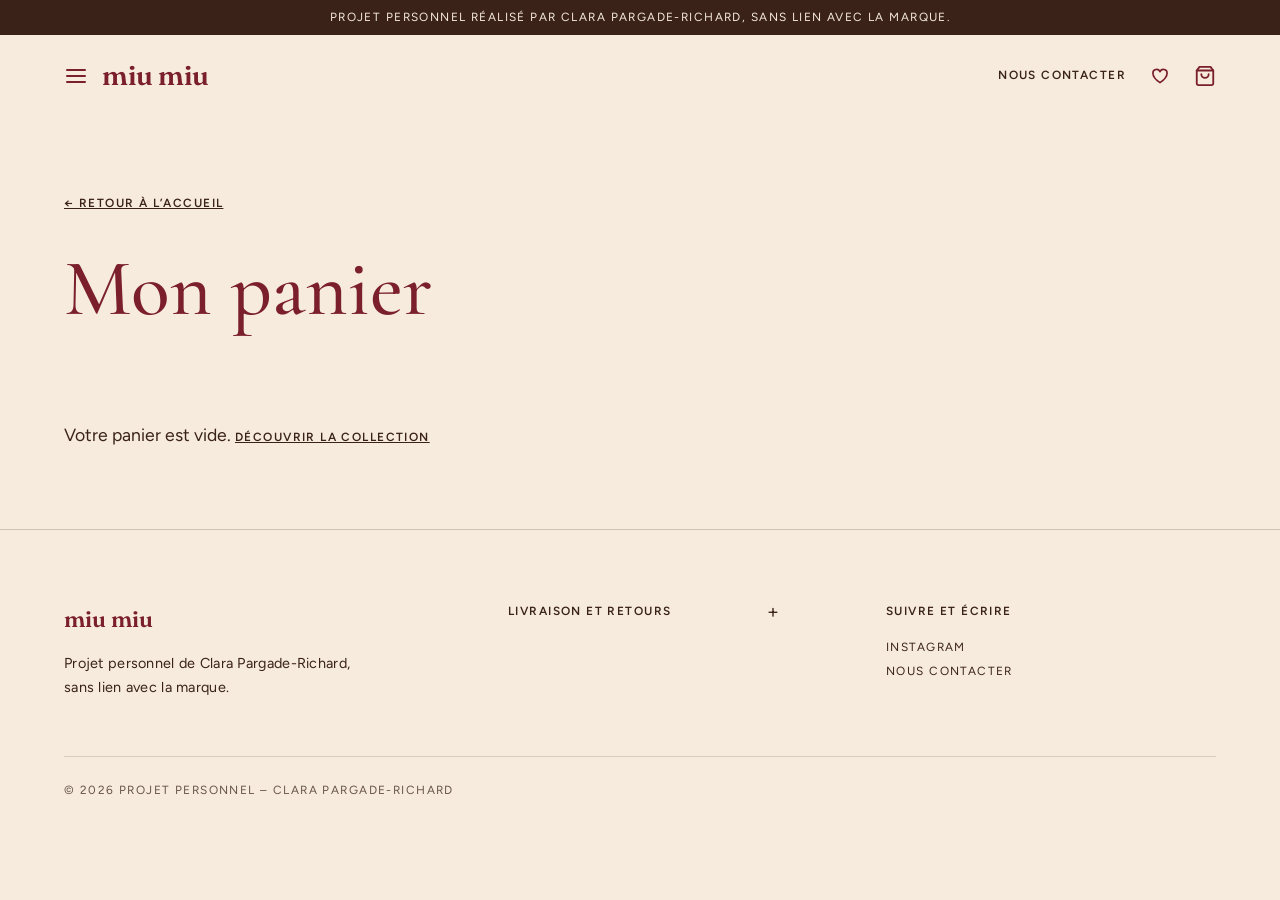
<file: panier.html>
<!DOCTYPE html>
<html lang="fr">
<head>
<meta charset="UTF-8">
<meta name="viewport" content="width=device-width, initial-scale=1">
<title>Mon panier – Not your pretty little thing</title>
<meta name="description" content="Le panier du site. Projet personnel.">
<meta property="og:title" content="Mon panier – Not your pretty little thing">
<meta property="og:description" content="Projet personnel de Clara Pargade-Richard, sans lien avec la marque.">
<link rel="preconnect" href="https://fonts.googleapis.com">
<link rel="preconnect" href="https://fonts.gstatic.com" crossorigin>
<link href="https://fonts.googleapis.com/css2?family=Cormorant+Garamond:wght@400;500;600&family=Figtree:wght@400;600&family=Fraunces:opsz,wght@9..144,600&display=swap" rel="stylesheet">
<link rel="icon" href="favicon.svg" type="image/svg+xml">
<link rel="apple-touch-icon" href="apple-touch-icon.png">
<link rel="stylesheet" href="style.css">
</head>
<body>
<div class="bandeau">Projet personnel réalisé par Clara Pargade-Richard, sans lien avec la marque.</div>
<header>
  <div class="gauche">
    <button class="burger" type="button" aria-label="Ouvrir le menu" aria-expanded="false" aria-controls="menu"><svg viewBox="0 0 24 24" width="24" height="24" fill="none" stroke="currentColor" stroke-width="2" stroke-linecap="round" stroke-linejoin="round" aria-hidden="true"><line x1="3" y1="6" x2="21" y2="6"/><line x1="3" y1="12" x2="21" y2="12"/><line x1="3" y1="18" x2="21" y2="18"/></svg></button>
    <a class="logo" href="index.html">miu miu</a> <!-- texte seulement : pas le vrai logo -->
  </div>
  <nav aria-label="Actions">
    <a class="contact" href="mailto:clara.pargade2407@gmail.com">Nous contacter</a>
    <a id="compteur" href="favoris.html" aria-label="Mes favoris" title="Mes favoris"><svg viewBox="0 0 24 24" width="20" height="20" fill="none" stroke="currentColor" stroke-width="2" stroke-linecap="round" stroke-linejoin="round" aria-hidden="true"><path d="M12 20C12 20 3.5 14.5 3.5 8.8A4.4 4.4 0 0 1 12 6.9A4.4 4.4 0 0 1 20.5 8.8C20.5 14.5 12 20 12 20Z"/></svg><i class="point" hidden></i></a>
    <a class="panier" href="panier.html" aria-label="Panier" title="Panier"><svg viewBox="0 0 24 24" width="22" height="22" fill="none" stroke="currentColor" stroke-width="2" stroke-linecap="round" stroke-linejoin="round" aria-hidden="true"><path d="M6 2 3 6v14a2 2 0 0 0 2 2h14a2 2 0 0 0 2-2V6l-3-4z"/><line x1="3" y1="6" x2="21" y2="6"/><path d="M16 10a4 4 0 0 1-8 0"/></svg><i class="point" hidden></i></a>
  </nav>
</header>
<div class="voile"></div>
<aside id="menu" class="menu" aria-label="Menu">
  <button class="menu-fermer" type="button" aria-label="Fermer le menu"><svg viewBox="0 0 24 24" width="26" height="26" fill="none" stroke="currentColor" stroke-width="2" stroke-linecap="round" stroke-linejoin="round" aria-hidden="true"><line x1="5" y1="5" x2="19" y2="19"/><line x1="19" y1="5" x2="5" y2="19"/></svg></button>
  <nav aria-label="Catégories">
    <a href="index.html">Accueil</a>
    <a href="collection.html">La collection</a>
    <button class="menu-lien" type="button" aria-expanded="false" aria-controls="sous-menu">Prêt-à-porter <span aria-hidden="true">›</span></button>
    <a href="sacs.html">Sacs</a>
    <a href="chaussures.html">Chaussures</a>
    <a href="accessoires.html">Accessoires</a>
  </nav>
  <div id="sous-menu" class="sous-menu" role="group" aria-label="Catégories du prêt-à-porter">
    <button class="sous-retour" type="button">‹ Retour</button>
    <nav aria-label="Catégories du prêt-à-porter">
      <a href="vetements.html" class="tout">Voir tout le prêt-à-porter</a>
      <a href="robes.html">Robes</a>
      <a href="tops.html">T-shirts</a>
      <a href="ensembles.html">Ensembles</a>
      <a href="jupes.html">Jupes et shorts</a>
      <a href="manteaux.html">Vestes et manteaux</a>
    </nav>
  </div>
</aside>
<main>
  <div class="page-titre">
    <a class="retour" href="index.html">← Retour à l’accueil</a>
    <h1>Mon panier</h1>
  </div>
  <ul class="lignes-panier" id="liste-panier"></ul>
  <div class="resume" id="resume-panier" hidden>
    <p class="total">Total : <strong id="total-panier"></strong></p>
    <button class="btn" id="commander" type="button">Commander</button>
    <p id="msg-commande" role="status"></p>
  </div>
  <p class="vide" id="vide-panier" hidden>Votre panier est vide. <a href="collection.html">Découvrir la collection</a></p>
</main>
<footer>
  <div class="pied-grille">
    <div>
      <p class="pied-logo">miu miu</p>
      <p>Projet personnel de Clara Pargade-Richard, sans lien avec la marque.</p>
    </div>
    <div class="accordeon pied-acc">
      <details>
        <summary>Livraison et retours</summary>
        <p>Livraison offerte, en 3 à 5 jours ouvrés. Expédition sous 48 h, avec un suivi par e‑mail.</p>
        <p>Retours gratuits sous 30 jours, pour un article non porté, dans son emballage d’origine.</p>
      </details>
    </div>
    <div>
      <p class="pied-titre">Suivre et écrire</p>
      <p><a href="https://www.instagram.com/miumiu/" target="_blank" rel="noopener">Instagram</a></p>
      <p><a href="mailto:clara.pargade2407@gmail.com">Nous contacter</a></p>
    </div>
  </div>
  <p class="pied-bas">© 2026 Projet personnel – Clara Pargade-Richard</p>
</footer>
<script src="script.js"></script>
</body>
</html>
</file>
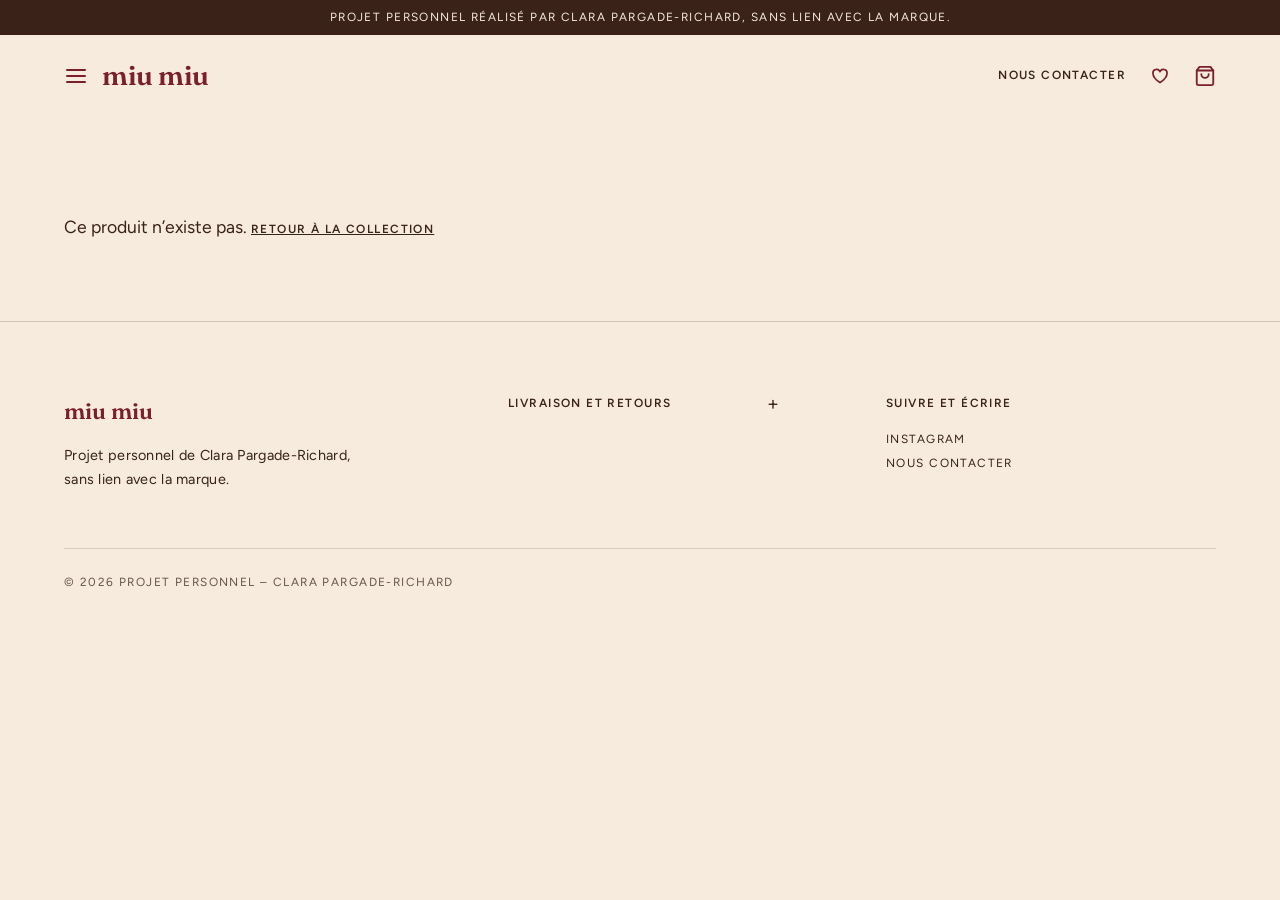
<file: produit.html>
<!DOCTYPE html>
<html lang="fr">
<head>
<meta charset="UTF-8">
<meta name="viewport" content="width=device-width, initial-scale=1">
<title>Produit – Not your pretty little thing</title>
<meta name="description" content="Fiche produit. Projet personnel.">
<meta property="og:title" content="Produit – Not your pretty little thing">
<meta property="og:description" content="Projet personnel de Clara Pargade-Richard, sans lien avec la marque.">
<link rel="preconnect" href="https://fonts.googleapis.com">
<link rel="preconnect" href="https://fonts.gstatic.com" crossorigin>
<link href="https://fonts.googleapis.com/css2?family=Cormorant+Garamond:wght@400;500;600&family=Figtree:wght@400;600&family=Fraunces:opsz,wght@9..144,600&display=swap" rel="stylesheet">
<link rel="icon" href="favicon.svg" type="image/svg+xml">
<link rel="apple-touch-icon" href="apple-touch-icon.png">
<link rel="stylesheet" href="style.css">
</head>
<body>
<div class="bandeau">Projet personnel réalisé par Clara Pargade-Richard, sans lien avec la marque.</div>
<header>
  <div class="gauche">
    <button class="burger" type="button" aria-label="Ouvrir le menu" aria-expanded="false" aria-controls="menu"><svg viewBox="0 0 24 24" width="24" height="24" fill="none" stroke="currentColor" stroke-width="2" stroke-linecap="round" stroke-linejoin="round" aria-hidden="true"><line x1="3" y1="6" x2="21" y2="6"/><line x1="3" y1="12" x2="21" y2="12"/><line x1="3" y1="18" x2="21" y2="18"/></svg></button>
    <a class="logo" href="index.html">miu miu</a> <!-- texte seulement : pas le vrai logo -->
  </div>
  <nav aria-label="Actions">
    <a class="contact" href="mailto:clara.pargade2407@gmail.com">Nous contacter</a>
    <a id="compteur" href="favoris.html" aria-label="Mes favoris" title="Mes favoris"><svg viewBox="0 0 24 24" width="20" height="20" fill="none" stroke="currentColor" stroke-width="2" stroke-linecap="round" stroke-linejoin="round" aria-hidden="true"><path d="M12 20C12 20 3.5 14.5 3.5 8.8A4.4 4.4 0 0 1 12 6.9A4.4 4.4 0 0 1 20.5 8.8C20.5 14.5 12 20 12 20Z"/></svg><i class="point" hidden></i></a>
    <a class="panier" href="panier.html" aria-label="Panier" title="Panier"><svg viewBox="0 0 24 24" width="22" height="22" fill="none" stroke="currentColor" stroke-width="2" stroke-linecap="round" stroke-linejoin="round" aria-hidden="true"><path d="M6 2 3 6v14a2 2 0 0 0 2 2h14a2 2 0 0 0 2-2V6l-3-4z"/><line x1="3" y1="6" x2="21" y2="6"/><path d="M16 10a4 4 0 0 1-8 0"/></svg><i class="point" hidden></i></a>
  </nav>
</header>
<div class="voile"></div>
<aside id="menu" class="menu" aria-label="Menu">
  <button class="menu-fermer" type="button" aria-label="Fermer le menu"><svg viewBox="0 0 24 24" width="26" height="26" fill="none" stroke="currentColor" stroke-width="2" stroke-linecap="round" stroke-linejoin="round" aria-hidden="true"><line x1="5" y1="5" x2="19" y2="19"/><line x1="19" y1="5" x2="5" y2="19"/></svg></button>
  <nav aria-label="Catégories">
    <a href="index.html">Accueil</a>
    <a href="collection.html">La collection</a>
    <button class="menu-lien" type="button" aria-expanded="false" aria-controls="sous-menu">Prêt-à-porter <span aria-hidden="true">›</span></button>
    <a href="sacs.html">Sacs</a>
    <a href="chaussures.html">Chaussures</a>
    <a href="accessoires.html">Accessoires</a>
  </nav>
  <div id="sous-menu" class="sous-menu" role="group" aria-label="Catégories du prêt-à-porter">
    <button class="sous-retour" type="button">‹ Retour</button>
    <nav aria-label="Catégories du prêt-à-porter">
      <a href="vetements.html" class="tout">Voir tout le prêt-à-porter</a>
      <a href="robes.html">Robes</a>
      <a href="tops.html">T-shirts</a>
      <a href="ensembles.html">Ensembles</a>
      <a href="jupes.html">Jupes et shorts</a>
      <a href="manteaux.html">Vestes et manteaux</a>
    </nav>
  </div>
</aside>
<main>
  <div class="detail" id="detail-produit"></div>
  <p class="vide" id="introuvable" hidden>Ce produit n’existe pas. <a href="collection.html">Retour à la collection</a></p>
  <section class="aussi" id="aussi" hidden>
    <h2>Vous aimerez aussi</h2>
    <div class="grille" id="liste-aussi"></div>
  </section>
</main>
<footer>
  <div class="pied-grille">
    <div>
      <p class="pied-logo">miu miu</p>
      <p>Projet personnel de Clara Pargade-Richard, sans lien avec la marque.</p>
    </div>
    <div class="accordeon pied-acc">
      <details>
        <summary>Livraison et retours</summary>
        <p>Livraison offerte, en 3 à 5 jours ouvrés. Expédition sous 48 h, avec un suivi par e‑mail.</p>
        <p>Retours gratuits sous 30 jours, pour un article non porté, dans son emballage d’origine.</p>
      </details>
    </div>
    <div>
      <p class="pied-titre">Suivre et écrire</p>
      <p><a href="https://www.instagram.com/miumiu/" target="_blank" rel="noopener">Instagram</a></p>
      <p><a href="mailto:clara.pargade2407@gmail.com">Nous contacter</a></p>
    </div>
  </div>
  <p class="pied-bas">© 2026 Projet personnel – Clara Pargade-Richard</p>
</footer>
<script src="script.js"></script>
</body>
</html>
</file>
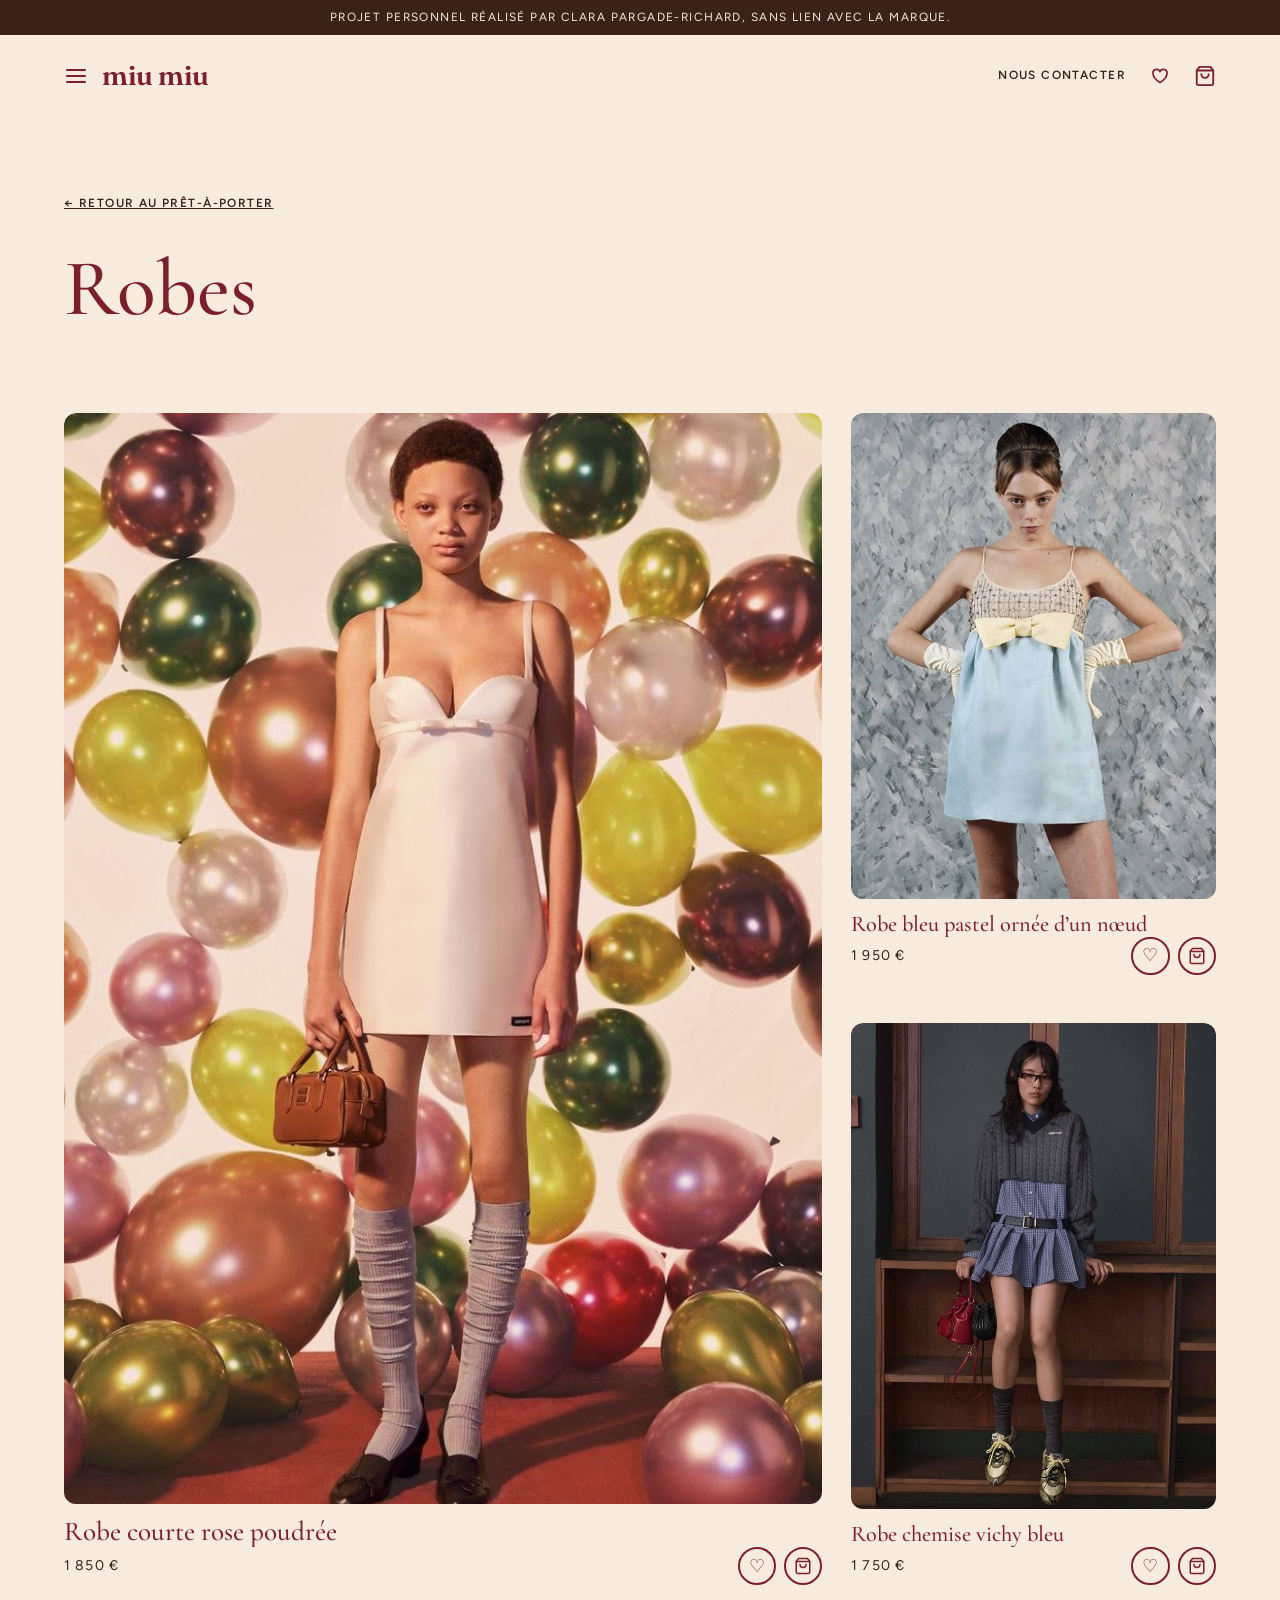
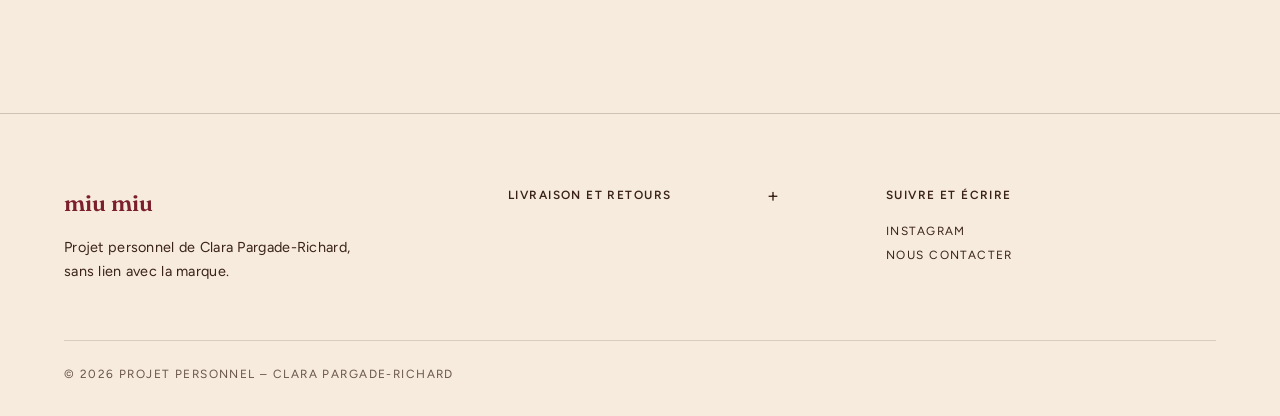
<file: robes.html>
<!DOCTYPE html>
<html lang="fr">
<head>
<meta charset="UTF-8">
<meta name="viewport" content="width=device-width, initial-scale=1">
<title>Robes – Not your pretty little thing</title>
<meta name="description" content="Robes de la collection d'inspiration années 60-70. Projet personnel.">
<meta property="og:title" content="Robes – Not your pretty little thing">
<meta property="og:description" content="Projet personnel de Clara Pargade-Richard, sans lien avec la marque.">
<link rel="preconnect" href="https://fonts.googleapis.com">
<link rel="preconnect" href="https://fonts.gstatic.com" crossorigin>
<link href="https://fonts.googleapis.com/css2?family=Cormorant+Garamond:wght@400;500;600&family=Figtree:wght@400;600&family=Fraunces:opsz,wght@9..144,600&display=swap" rel="stylesheet">
<link rel="icon" href="favicon.svg" type="image/svg+xml">
<link rel="apple-touch-icon" href="apple-touch-icon.png">
<link rel="stylesheet" href="style.css">
</head>
<body>
<div class="bandeau">Projet personnel réalisé par Clara Pargade-Richard, sans lien avec la marque.</div>
<header>
  <div class="gauche">
    <button class="burger" type="button" aria-label="Ouvrir le menu" aria-expanded="false" aria-controls="menu"><svg viewBox="0 0 24 24" width="24" height="24" fill="none" stroke="currentColor" stroke-width="2" stroke-linecap="round" stroke-linejoin="round" aria-hidden="true"><line x1="3" y1="6" x2="21" y2="6"/><line x1="3" y1="12" x2="21" y2="12"/><line x1="3" y1="18" x2="21" y2="18"/></svg></button>
    <a class="logo" href="index.html">miu miu</a> <!-- texte seulement : pas le vrai logo -->
  </div>
  <nav aria-label="Actions">
    <a class="contact" href="mailto:clara.pargade2407@gmail.com">Nous contacter</a>
    <a id="compteur" href="favoris.html" aria-label="Mes favoris" title="Mes favoris"><svg viewBox="0 0 24 24" width="20" height="20" fill="none" stroke="currentColor" stroke-width="2" stroke-linecap="round" stroke-linejoin="round" aria-hidden="true"><path d="M12 20C12 20 3.5 14.5 3.5 8.8A4.4 4.4 0 0 1 12 6.9A4.4 4.4 0 0 1 20.5 8.8C20.5 14.5 12 20 12 20Z"/></svg><i class="point" hidden></i></a>
    <a class="panier" href="panier.html" aria-label="Panier" title="Panier"><svg viewBox="0 0 24 24" width="22" height="22" fill="none" stroke="currentColor" stroke-width="2" stroke-linecap="round" stroke-linejoin="round" aria-hidden="true"><path d="M6 2 3 6v14a2 2 0 0 0 2 2h14a2 2 0 0 0 2-2V6l-3-4z"/><line x1="3" y1="6" x2="21" y2="6"/><path d="M16 10a4 4 0 0 1-8 0"/></svg><i class="point" hidden></i></a>
  </nav>
</header>
<div class="voile"></div>
<aside id="menu" class="menu" aria-label="Menu">
  <button class="menu-fermer" type="button" aria-label="Fermer le menu"><svg viewBox="0 0 24 24" width="26" height="26" fill="none" stroke="currentColor" stroke-width="2" stroke-linecap="round" stroke-linejoin="round" aria-hidden="true"><line x1="5" y1="5" x2="19" y2="19"/><line x1="19" y1="5" x2="5" y2="19"/></svg></button>
  <nav aria-label="Catégories">
    <a href="index.html">Accueil</a>
    <a href="collection.html">La collection</a>
    <button class="menu-lien" type="button" aria-expanded="false" aria-controls="sous-menu" aria-current="page">Prêt-à-porter <span aria-hidden="true">›</span></button>
    <a href="sacs.html">Sacs</a>
    <a href="chaussures.html">Chaussures</a>
    <a href="accessoires.html">Accessoires</a>
  </nav>
  <div id="sous-menu" class="sous-menu" role="group" aria-label="Catégories du prêt-à-porter">
    <button class="sous-retour" type="button">‹ Retour</button>
    <nav aria-label="Catégories du prêt-à-porter">
      <a href="vetements.html" class="tout">Voir tout le prêt-à-porter</a>
      <a href="robes.html">Robes</a>
      <a href="tops.html">T-shirts</a>
      <a href="ensembles.html">Ensembles</a>
      <a href="jupes.html">Jupes et shorts</a>
      <a href="manteaux.html">Vestes et manteaux</a>
    </nav>
  </div>
</aside>
<main>
  <div class="page-titre">
    <a class="retour" href="vetements.html">← Retour au prêt-à-porter</a>
    <h1>Robes</h1>
  </div>
  <div class="grille grille-3">
    <article class="produit grand">
      <a class="lien-produit" href="produit.html?id=robe-bretelles">
      <img src="images/robe-bretelles.jpg" alt="Robe courte rose poudrée">
      <h3>Robe courte rose poudrée</h3>
      </a>
      <div class="ligne"><span>1 850 €</span><span class="actions"><button class="coeur" data-id="robe-bretelles" aria-pressed="false" aria-label="Ajouter Robe courte rose poudrée aux favoris">♡</button><button class="sac-btn" data-id="robe-bretelles" aria-pressed="false" aria-label="Ajouter Robe courte rose poudrée au panier"><svg viewBox="0 0 24 24" width="18" height="18" fill="none" stroke="currentColor" stroke-width="2" stroke-linecap="round" stroke-linejoin="round" aria-hidden="true"><path d="M6 2 3 6v14a2 2 0 0 0 2 2h14a2 2 0 0 0 2-2V6l-3-4z"/><line x1="3" y1="6" x2="21" y2="6"/><path d="M16 10a4 4 0 0 1-8 0"/></svg></button></span></div>
    </article>
    <article class="produit">
      <a class="lien-produit" href="produit.html?id=robe-bleu-noeud">
      <img src="images/robe-bleu-noeud.jpg" alt="Robe bleu pastel ornée d’un nœud">
      <h3>Robe bleu pastel ornée d’un nœud</h3>
      </a>
      <div class="ligne"><span>1 950 €</span><span class="actions"><button class="coeur" data-id="robe-bleu-noeud" aria-pressed="false" aria-label="Ajouter Robe bleu pastel ornée d’un nœud aux favoris">♡</button><button class="sac-btn" data-id="robe-bleu-noeud" aria-pressed="false" aria-label="Ajouter Robe bleu pastel ornée d’un nœud au panier"><svg viewBox="0 0 24 24" width="18" height="18" fill="none" stroke="currentColor" stroke-width="2" stroke-linecap="round" stroke-linejoin="round" aria-hidden="true"><path d="M6 2 3 6v14a2 2 0 0 0 2 2h14a2 2 0 0 0 2-2V6l-3-4z"/><line x1="3" y1="6" x2="21" y2="6"/><path d="M16 10a4 4 0 0 1-8 0"/></svg></button></span></div>
    </article>
    <article class="produit">
      <a class="lien-produit" href="produit.html?id=robe-chemise-vichy">
      <img src="images/robe-chemise-vichy.jpg" alt="Robe chemise vichy bleu">
      <h3>Robe chemise vichy bleu</h3>
      </a>
      <div class="ligne"><span>1 750 €</span><span class="actions"><button class="coeur" data-id="robe-chemise-vichy" aria-pressed="false" aria-label="Ajouter Robe chemise vichy bleu aux favoris">♡</button><button class="sac-btn" data-id="robe-chemise-vichy" aria-pressed="false" aria-label="Ajouter Robe chemise vichy bleu au panier"><svg viewBox="0 0 24 24" width="18" height="18" fill="none" stroke="currentColor" stroke-width="2" stroke-linecap="round" stroke-linejoin="round" aria-hidden="true"><path d="M6 2 3 6v14a2 2 0 0 0 2 2h14a2 2 0 0 0 2-2V6l-3-4z"/><line x1="3" y1="6" x2="21" y2="6"/><path d="M16 10a4 4 0 0 1-8 0"/></svg></button></span></div>
    </article>
  </div>
</main>
<footer>
  <div class="pied-grille">
    <div>
      <p class="pied-logo">miu miu</p>
      <p>Projet personnel de Clara Pargade-Richard, sans lien avec la marque.</p>
    </div>
    <div class="accordeon pied-acc">
      <details>
        <summary>Livraison et retours</summary>
        <p>Livraison offerte, en 3 à 5 jours ouvrés. Expédition sous 48 h, avec un suivi par e‑mail.</p>
        <p>Retours gratuits sous 30 jours, pour un article non porté, dans son emballage d’origine.</p>
      </details>
    </div>
    <div>
      <p class="pied-titre">Suivre et écrire</p>
      <p><a href="https://www.instagram.com/miumiu/" target="_blank" rel="noopener">Instagram</a></p>
      <p><a href="mailto:clara.pargade2407@gmail.com">Nous contacter</a></p>
    </div>
  </div>
  <p class="pied-bas">© 2026 Projet personnel – Clara Pargade-Richard</p>
</footer>
<script src="script.js"></script>
</body>
</html>
</file>
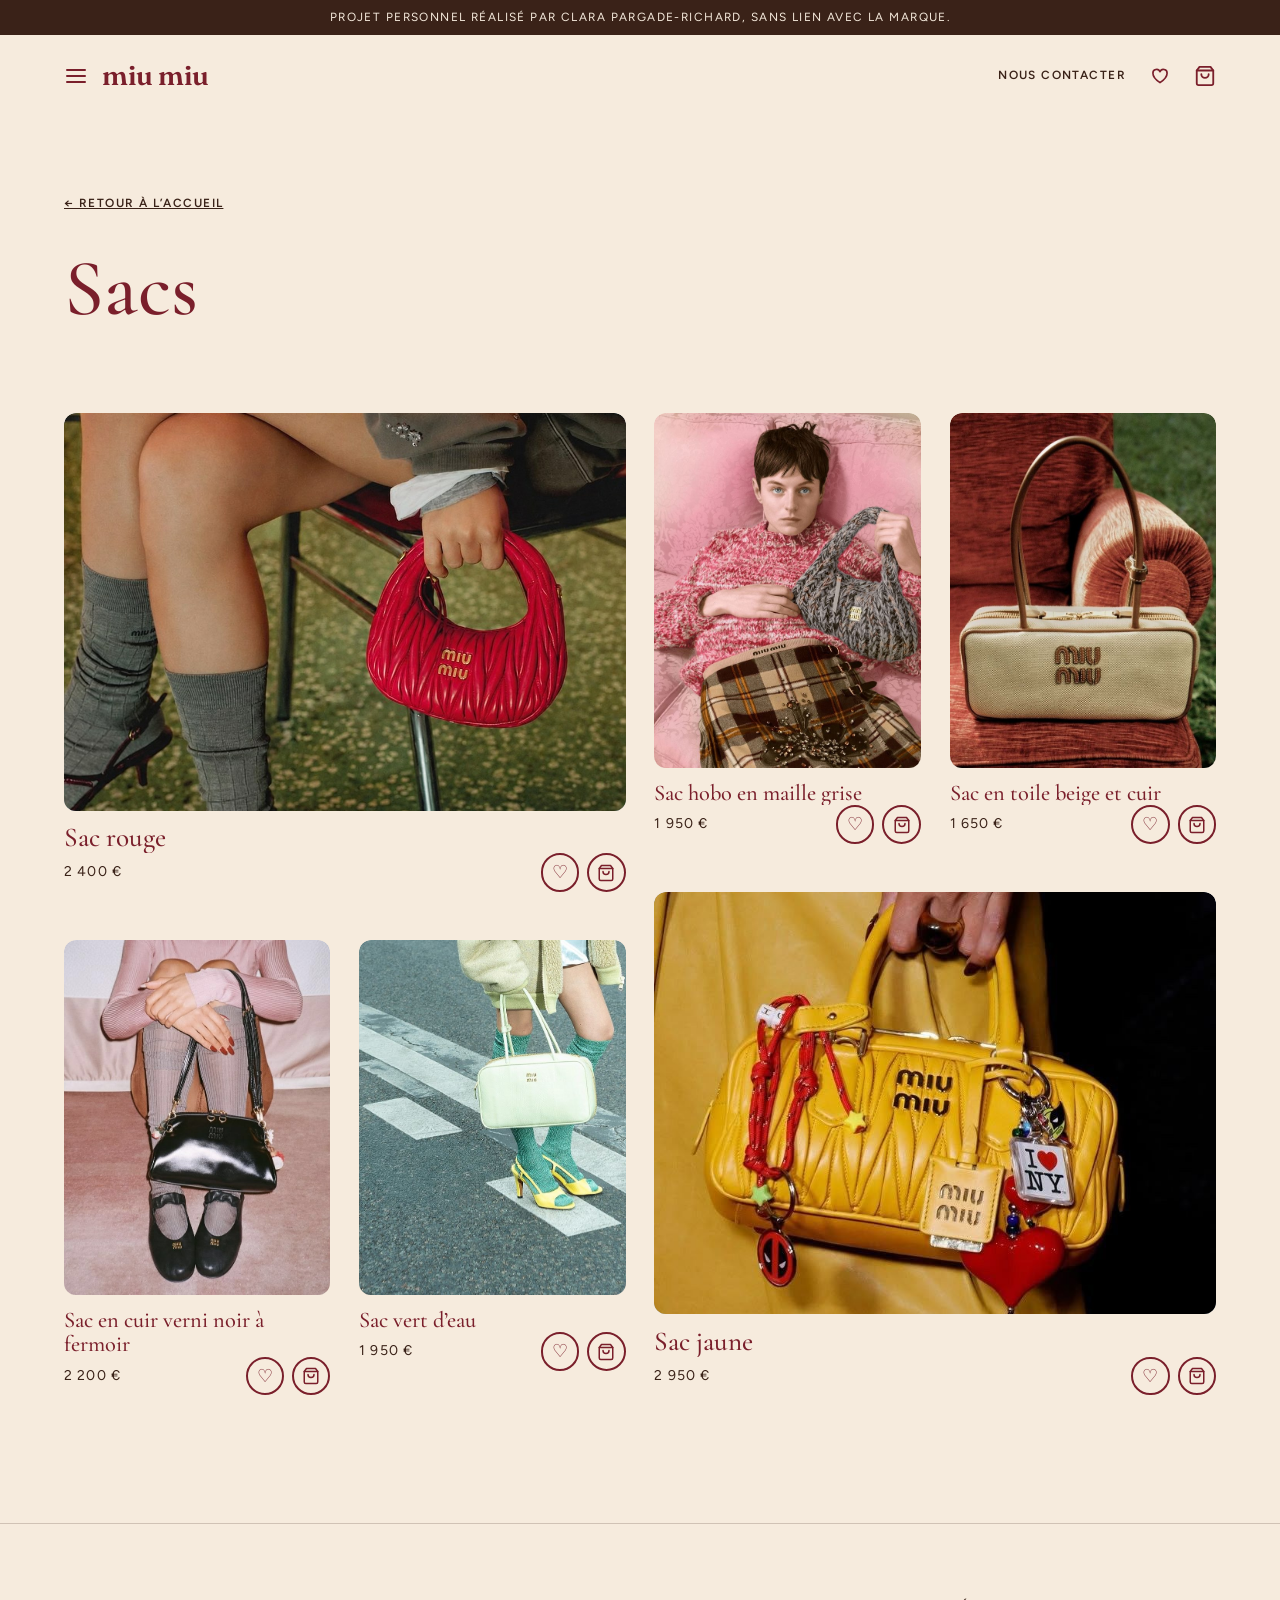
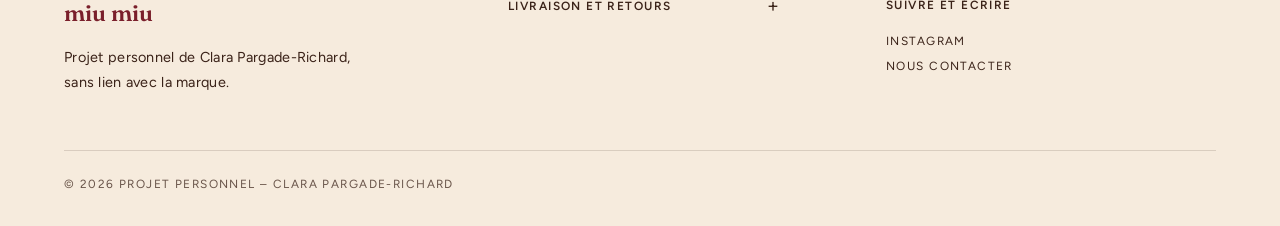
<file: sacs.html>
<!DOCTYPE html>
<html lang="fr">
<head>
<meta charset="UTF-8">
<meta name="viewport" content="width=device-width, initial-scale=1">
<title>Sacs – Not your pretty little thing</title>
<meta name="description" content="Collection de sacs d'inspiration années 60-70. Projet personnel.">
<meta property="og:title" content="Sacs – Not your pretty little thing">
<meta property="og:description" content="Projet personnel de Clara Pargade-Richard, sans lien avec la marque.">
<link rel="preconnect" href="https://fonts.googleapis.com">
<link rel="preconnect" href="https://fonts.gstatic.com" crossorigin>
<link href="https://fonts.googleapis.com/css2?family=Cormorant+Garamond:wght@400;500;600&family=Figtree:wght@400;600&family=Fraunces:opsz,wght@9..144,600&display=swap" rel="stylesheet">
<link rel="icon" href="favicon.svg" type="image/svg+xml">
<link rel="apple-touch-icon" href="apple-touch-icon.png">
<link rel="stylesheet" href="style.css">
</head>
<body>
<div class="bandeau">Projet personnel réalisé par Clara Pargade-Richard, sans lien avec la marque.</div>
<header>
  <div class="gauche">
    <button class="burger" type="button" aria-label="Ouvrir le menu" aria-expanded="false" aria-controls="menu"><svg viewBox="0 0 24 24" width="24" height="24" fill="none" stroke="currentColor" stroke-width="2" stroke-linecap="round" stroke-linejoin="round" aria-hidden="true"><line x1="3" y1="6" x2="21" y2="6"/><line x1="3" y1="12" x2="21" y2="12"/><line x1="3" y1="18" x2="21" y2="18"/></svg></button>
    <a class="logo" href="index.html">miu miu</a> <!-- texte seulement : pas le vrai logo -->
  </div>
  <nav aria-label="Actions">
    <a class="contact" href="mailto:clara.pargade2407@gmail.com">Nous contacter</a>
    <a id="compteur" href="favoris.html" aria-label="Mes favoris" title="Mes favoris"><svg viewBox="0 0 24 24" width="20" height="20" fill="none" stroke="currentColor" stroke-width="2" stroke-linecap="round" stroke-linejoin="round" aria-hidden="true"><path d="M12 20C12 20 3.5 14.5 3.5 8.8A4.4 4.4 0 0 1 12 6.9A4.4 4.4 0 0 1 20.5 8.8C20.5 14.5 12 20 12 20Z"/></svg><i class="point" hidden></i></a>
    <a class="panier" href="panier.html" aria-label="Panier" title="Panier"><svg viewBox="0 0 24 24" width="22" height="22" fill="none" stroke="currentColor" stroke-width="2" stroke-linecap="round" stroke-linejoin="round" aria-hidden="true"><path d="M6 2 3 6v14a2 2 0 0 0 2 2h14a2 2 0 0 0 2-2V6l-3-4z"/><line x1="3" y1="6" x2="21" y2="6"/><path d="M16 10a4 4 0 0 1-8 0"/></svg><i class="point" hidden></i></a>
  </nav>
</header>
<div class="voile"></div>
<aside id="menu" class="menu" aria-label="Menu">
  <button class="menu-fermer" type="button" aria-label="Fermer le menu"><svg viewBox="0 0 24 24" width="26" height="26" fill="none" stroke="currentColor" stroke-width="2" stroke-linecap="round" stroke-linejoin="round" aria-hidden="true"><line x1="5" y1="5" x2="19" y2="19"/><line x1="19" y1="5" x2="5" y2="19"/></svg></button>
  <nav aria-label="Catégories">
    <a href="index.html">Accueil</a>
    <a href="collection.html">La collection</a>
    <button class="menu-lien" type="button" aria-expanded="false" aria-controls="sous-menu">Prêt-à-porter <span aria-hidden="true">›</span></button>
    <a href="sacs.html" aria-current="page">Sacs</a>
    <a href="chaussures.html">Chaussures</a>
    <a href="accessoires.html">Accessoires</a>
  </nav>
  <div id="sous-menu" class="sous-menu" role="group" aria-label="Catégories du prêt-à-porter">
    <button class="sous-retour" type="button">‹ Retour</button>
    <nav aria-label="Catégories du prêt-à-porter">
      <a href="vetements.html" class="tout">Voir tout le prêt-à-porter</a>
      <a href="robes.html">Robes</a>
      <a href="tops.html">T-shirts</a>
      <a href="ensembles.html">Ensembles</a>
      <a href="jupes.html">Jupes et shorts</a>
      <a href="manteaux.html">Vestes et manteaux</a>
    </nav>
  </div>
</aside>
<main>
  <div class="page-titre">
    <a class="retour" href="index.html">← Retour à l’accueil</a>
    <h1>Sacs</h1>
  </div>
  <div class="grille grille-6b">
    <article class="produit grand">
      <a class="lien-produit" href="produit.html?id=sac-croissant-rouge">
      <img style="object-position:50% 14%" src="images/sac-croissant-rouge.jpg" alt="Sac rouge">
      <h3>Sac rouge</h3>
      </a>
      <div class="ligne"><span>2 400 €</span><span class="actions"><button class="coeur" data-id="sac-croissant-rouge" aria-pressed="false" aria-label="Ajouter Sac rouge aux favoris">♡</button><button class="sac-btn" data-id="sac-croissant-rouge" aria-pressed="false" aria-label="Ajouter Sac rouge au panier"><svg viewBox="0 0 24 24" width="18" height="18" fill="none" stroke="currentColor" stroke-width="2" stroke-linecap="round" stroke-linejoin="round" aria-hidden="true"><path d="M6 2 3 6v14a2 2 0 0 0 2 2h14a2 2 0 0 0 2-2V6l-3-4z"/><line x1="3" y1="6" x2="21" y2="6"/><path d="M16 10a4 4 0 0 1-8 0"/></svg></button></span></div>
    </article>
    <article class="produit">
      <a class="lien-produit" href="produit.html?id=sac-maille-gris">
      <img src="images/sac-maille-gris.jpg" alt="Sac hobo en maille grise">
      <h3>Sac hobo en maille grise</h3>
      </a>
      <div class="ligne"><span>1 950 €</span><span class="actions"><button class="coeur" data-id="sac-maille-gris" aria-pressed="false" aria-label="Ajouter Sac hobo en maille grise aux favoris">♡</button><button class="sac-btn" data-id="sac-maille-gris" aria-pressed="false" aria-label="Ajouter Sac hobo en maille grise au panier"><svg viewBox="0 0 24 24" width="18" height="18" fill="none" stroke="currentColor" stroke-width="2" stroke-linecap="round" stroke-linejoin="round" aria-hidden="true"><path d="M6 2 3 6v14a2 2 0 0 0 2 2h14a2 2 0 0 0 2-2V6l-3-4z"/><line x1="3" y1="6" x2="21" y2="6"/><path d="M16 10a4 4 0 0 1-8 0"/></svg></button></span></div>
    </article>
    <article class="produit grand">
      <a class="lien-produit" href="produit.html?id=sac-bowling-jaune">
      <img style="object-position:50% 78%" src="images/sac-bowling-jaune.jpg" alt="Sac jaune">
      <h3>Sac jaune</h3>
      </a>
      <div class="ligne"><span>2 950 €</span><span class="actions"><button class="coeur" data-id="sac-bowling-jaune" aria-pressed="false" aria-label="Ajouter Sac jaune aux favoris">♡</button><button class="sac-btn" data-id="sac-bowling-jaune" aria-pressed="false" aria-label="Ajouter Sac jaune au panier"><svg viewBox="0 0 24 24" width="18" height="18" fill="none" stroke="currentColor" stroke-width="2" stroke-linecap="round" stroke-linejoin="round" aria-hidden="true"><path d="M6 2 3 6v14a2 2 0 0 0 2 2h14a2 2 0 0 0 2-2V6l-3-4z"/><line x1="3" y1="6" x2="21" y2="6"/><path d="M16 10a4 4 0 0 1-8 0"/></svg></button></span></div>
    </article>
    <article class="produit">
      <a class="lien-produit" href="produit.html?id=sac-toile-beige">
      <img src="images/sac-toile-beige.jpg" alt="Sac en toile beige et cuir">
      <h3>Sac en toile beige et cuir</h3>
      </a>
      <div class="ligne"><span>1 650 €</span><span class="actions"><button class="coeur" data-id="sac-toile-beige" aria-pressed="false" aria-label="Ajouter Sac en toile beige et cuir aux favoris">♡</button><button class="sac-btn" data-id="sac-toile-beige" aria-pressed="false" aria-label="Ajouter Sac en toile beige et cuir au panier"><svg viewBox="0 0 24 24" width="18" height="18" fill="none" stroke="currentColor" stroke-width="2" stroke-linecap="round" stroke-linejoin="round" aria-hidden="true"><path d="M6 2 3 6v14a2 2 0 0 0 2 2h14a2 2 0 0 0 2-2V6l-3-4z"/><line x1="3" y1="6" x2="21" y2="6"/><path d="M16 10a4 4 0 0 1-8 0"/></svg></button></span></div>
    </article>
    <article class="produit">
      <a class="lien-produit" href="produit.html?id=sac-verni-noir">
      <img src="images/sac-verni-noir.jpg" alt="Sac en cuir verni noir à fermoir">
      <h3>Sac en cuir verni noir à fermoir</h3>
      </a>
      <div class="ligne"><span>2 200 €</span><span class="actions"><button class="coeur" data-id="sac-verni-noir" aria-pressed="false" aria-label="Ajouter Sac en cuir verni noir à fermoir aux favoris">♡</button><button class="sac-btn" data-id="sac-verni-noir" aria-pressed="false" aria-label="Ajouter Sac en cuir verni noir à fermoir au panier"><svg viewBox="0 0 24 24" width="18" height="18" fill="none" stroke="currentColor" stroke-width="2" stroke-linecap="round" stroke-linejoin="round" aria-hidden="true"><path d="M6 2 3 6v14a2 2 0 0 0 2 2h14a2 2 0 0 0 2-2V6l-3-4z"/><line x1="3" y1="6" x2="21" y2="6"/><path d="M16 10a4 4 0 0 1-8 0"/></svg></button></span></div>
    </article>
    <article class="produit">
      <a class="lien-produit" href="produit.html?id=sac-vert-eau">
      <img src="images/sac-vert-eau.jpg" alt="Sac vert d’eau">
      <h3>Sac vert d’eau</h3>
      </a>
      <div class="ligne"><span>1 950 €</span><span class="actions"><button class="coeur" data-id="sac-vert-eau" aria-pressed="false" aria-label="Ajouter Sac vert d’eau aux favoris">♡</button><button class="sac-btn" data-id="sac-vert-eau" aria-pressed="false" aria-label="Ajouter Sac vert d’eau au panier"><svg viewBox="0 0 24 24" width="18" height="18" fill="none" stroke="currentColor" stroke-width="2" stroke-linecap="round" stroke-linejoin="round" aria-hidden="true"><path d="M6 2 3 6v14a2 2 0 0 0 2 2h14a2 2 0 0 0 2-2V6l-3-4z"/><line x1="3" y1="6" x2="21" y2="6"/><path d="M16 10a4 4 0 0 1-8 0"/></svg></button></span></div>
    </article>
  </div>
</main>
<footer>
  <div class="pied-grille">
    <div>
      <p class="pied-logo">miu miu</p>
      <p>Projet personnel de Clara Pargade-Richard, sans lien avec la marque.</p>
    </div>
    <div class="accordeon pied-acc">
      <details>
        <summary>Livraison et retours</summary>
        <p>Livraison offerte, en 3 à 5 jours ouvrés. Expédition sous 48 h, avec un suivi par e‑mail.</p>
        <p>Retours gratuits sous 30 jours, pour un article non porté, dans son emballage d’origine.</p>
      </details>
    </div>
    <div>
      <p class="pied-titre">Suivre et écrire</p>
      <p><a href="https://www.instagram.com/miumiu/" target="_blank" rel="noopener">Instagram</a></p>
      <p><a href="mailto:clara.pargade2407@gmail.com">Nous contacter</a></p>
    </div>
  </div>
  <p class="pied-bas">© 2026 Projet personnel – Clara Pargade-Richard</p>
</footer>
<script src="script.js"></script>
</body>
</html>
</file>
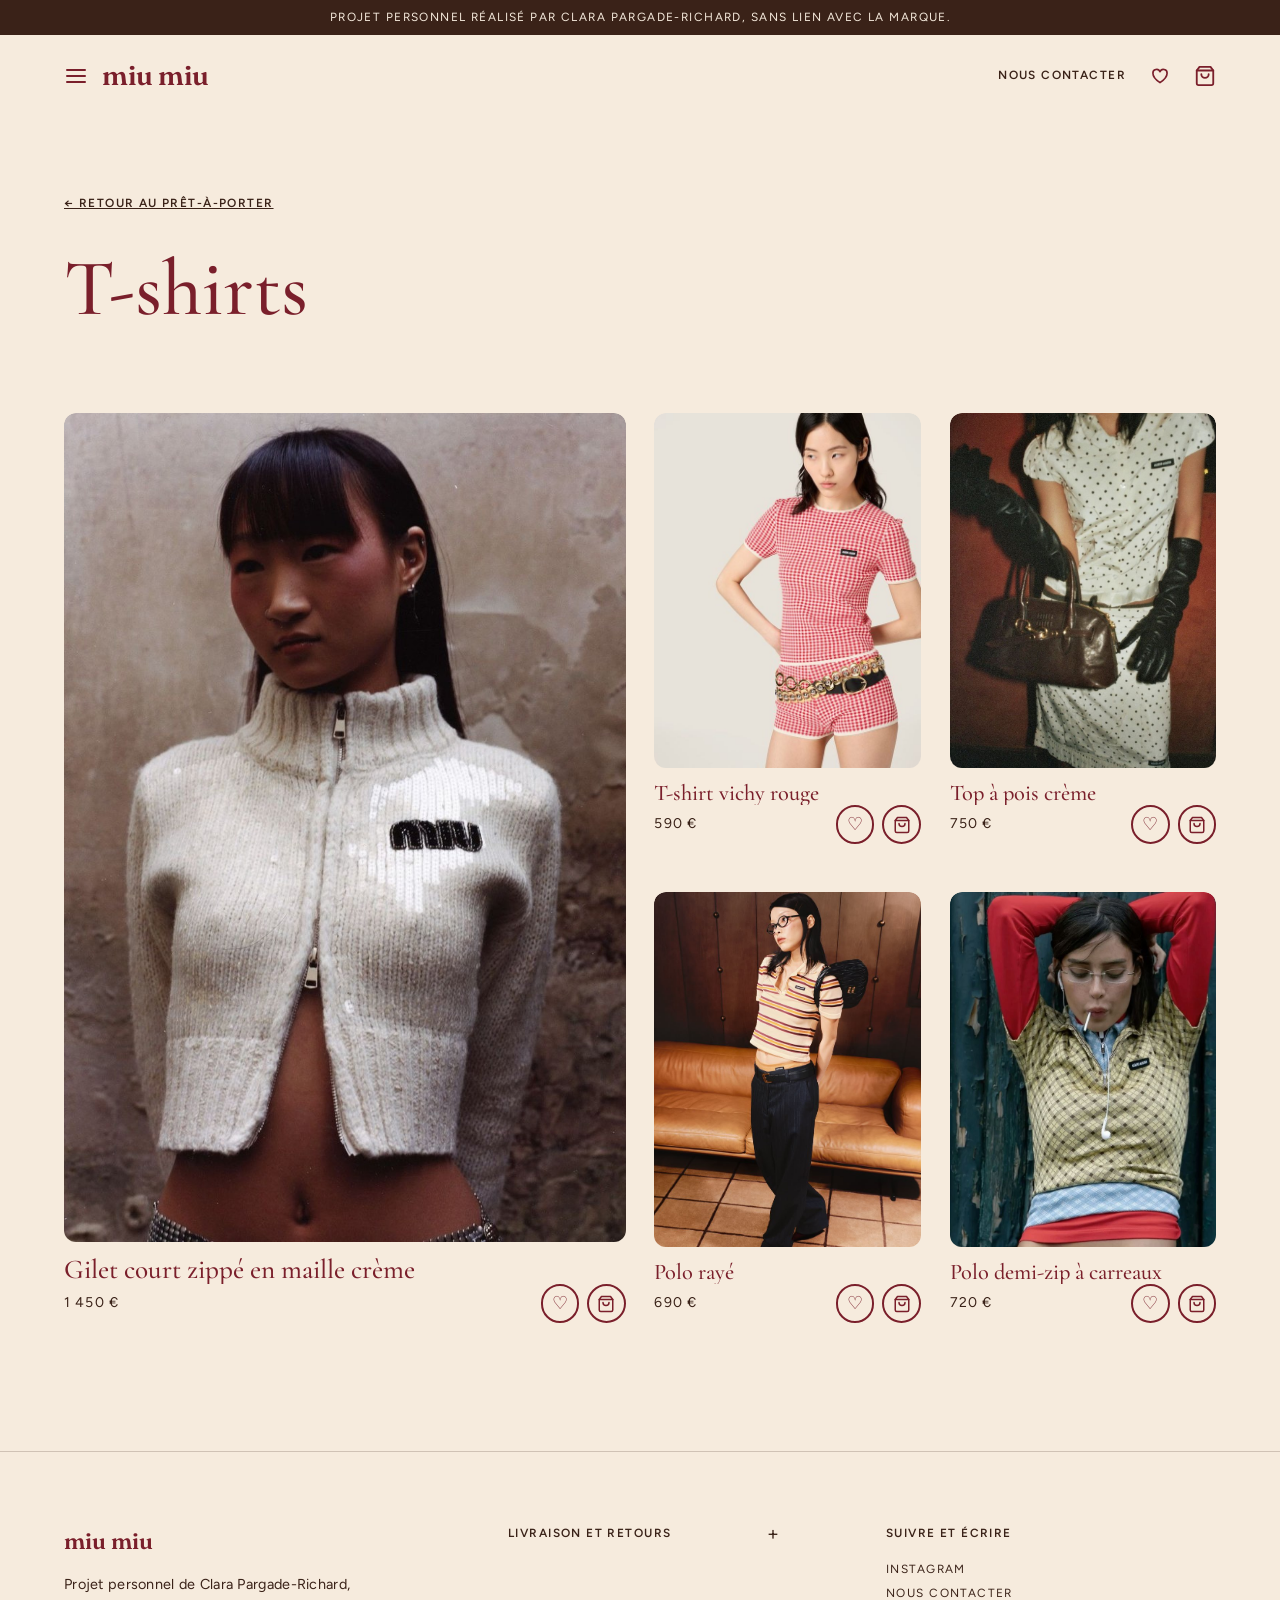
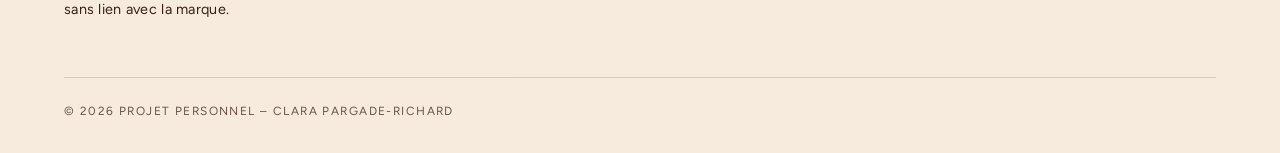
<file: tops.html>
<!DOCTYPE html>
<html lang="fr">
<head>
<meta charset="UTF-8">
<meta name="viewport" content="width=device-width, initial-scale=1">
<title>T-shirts – Not your pretty little thing</title>
<meta name="description" content="T-shirts de la collection d'inspiration années 60-70. Projet personnel.">
<meta property="og:title" content="T-shirts – Not your pretty little thing">
<meta property="og:description" content="Projet personnel de Clara Pargade-Richard, sans lien avec la marque.">
<link rel="preconnect" href="https://fonts.googleapis.com">
<link rel="preconnect" href="https://fonts.gstatic.com" crossorigin>
<link href="https://fonts.googleapis.com/css2?family=Cormorant+Garamond:wght@400;500;600&family=Figtree:wght@400;600&family=Fraunces:opsz,wght@9..144,600&display=swap" rel="stylesheet">
<link rel="icon" href="favicon.svg" type="image/svg+xml">
<link rel="apple-touch-icon" href="apple-touch-icon.png">
<link rel="stylesheet" href="style.css">
</head>
<body>
<div class="bandeau">Projet personnel réalisé par Clara Pargade-Richard, sans lien avec la marque.</div>
<header>
  <div class="gauche">
    <button class="burger" type="button" aria-label="Ouvrir le menu" aria-expanded="false" aria-controls="menu"><svg viewBox="0 0 24 24" width="24" height="24" fill="none" stroke="currentColor" stroke-width="2" stroke-linecap="round" stroke-linejoin="round" aria-hidden="true"><line x1="3" y1="6" x2="21" y2="6"/><line x1="3" y1="12" x2="21" y2="12"/><line x1="3" y1="18" x2="21" y2="18"/></svg></button>
    <a class="logo" href="index.html">miu miu</a> <!-- texte seulement : pas le vrai logo -->
  </div>
  <nav aria-label="Actions">
    <a class="contact" href="mailto:clara.pargade2407@gmail.com">Nous contacter</a>
    <a id="compteur" href="favoris.html" aria-label="Mes favoris" title="Mes favoris"><svg viewBox="0 0 24 24" width="20" height="20" fill="none" stroke="currentColor" stroke-width="2" stroke-linecap="round" stroke-linejoin="round" aria-hidden="true"><path d="M12 20C12 20 3.5 14.5 3.5 8.8A4.4 4.4 0 0 1 12 6.9A4.4 4.4 0 0 1 20.5 8.8C20.5 14.5 12 20 12 20Z"/></svg><i class="point" hidden></i></a>
    <a class="panier" href="panier.html" aria-label="Panier" title="Panier"><svg viewBox="0 0 24 24" width="22" height="22" fill="none" stroke="currentColor" stroke-width="2" stroke-linecap="round" stroke-linejoin="round" aria-hidden="true"><path d="M6 2 3 6v14a2 2 0 0 0 2 2h14a2 2 0 0 0 2-2V6l-3-4z"/><line x1="3" y1="6" x2="21" y2="6"/><path d="M16 10a4 4 0 0 1-8 0"/></svg><i class="point" hidden></i></a>
  </nav>
</header>
<div class="voile"></div>
<aside id="menu" class="menu" aria-label="Menu">
  <button class="menu-fermer" type="button" aria-label="Fermer le menu"><svg viewBox="0 0 24 24" width="26" height="26" fill="none" stroke="currentColor" stroke-width="2" stroke-linecap="round" stroke-linejoin="round" aria-hidden="true"><line x1="5" y1="5" x2="19" y2="19"/><line x1="19" y1="5" x2="5" y2="19"/></svg></button>
  <nav aria-label="Catégories">
    <a href="index.html">Accueil</a>
    <a href="collection.html">La collection</a>
    <button class="menu-lien" type="button" aria-expanded="false" aria-controls="sous-menu" aria-current="page">Prêt-à-porter <span aria-hidden="true">›</span></button>
    <a href="sacs.html">Sacs</a>
    <a href="chaussures.html">Chaussures</a>
    <a href="accessoires.html">Accessoires</a>
  </nav>
  <div id="sous-menu" class="sous-menu" role="group" aria-label="Catégories du prêt-à-porter">
    <button class="sous-retour" type="button">‹ Retour</button>
    <nav aria-label="Catégories du prêt-à-porter">
      <a href="vetements.html" class="tout">Voir tout le prêt-à-porter</a>
      <a href="robes.html">Robes</a>
      <a href="tops.html">T-shirts</a>
      <a href="ensembles.html">Ensembles</a>
      <a href="jupes.html">Jupes et shorts</a>
      <a href="manteaux.html">Vestes et manteaux</a>
    </nav>
  </div>
</aside>
<main>
  <div class="page-titre">
    <a class="retour" href="vetements.html">← Retour au prêt-à-porter</a>
    <h1>T-shirts</h1>
  </div>
  <div class="grille grille-5">
    <article class="produit grand">
      <a class="lien-produit" href="produit.html?id=gilet-zippe">
      <img src="images/gilet-zippe.jpg" alt="Gilet court zippé en maille crème">
      <h3>Gilet court zippé en maille crème</h3>
      </a>
      <div class="ligne"><span>1 450 €</span><span class="actions"><button class="coeur" data-id="gilet-zippe" aria-pressed="false" aria-label="Ajouter Gilet court zippé en maille crème aux favoris">♡</button><button class="sac-btn" data-id="gilet-zippe" aria-pressed="false" aria-label="Ajouter Gilet court zippé en maille crème au panier"><svg viewBox="0 0 24 24" width="18" height="18" fill="none" stroke="currentColor" stroke-width="2" stroke-linecap="round" stroke-linejoin="round" aria-hidden="true"><path d="M6 2 3 6v14a2 2 0 0 0 2 2h14a2 2 0 0 0 2-2V6l-3-4z"/><line x1="3" y1="6" x2="21" y2="6"/><path d="M16 10a4 4 0 0 1-8 0"/></svg></button></span></div>
    </article>
    <article class="produit">
      <a class="lien-produit" href="produit.html?id=tshirt-vichy">
      <img src="images/tshirt-vichy.jpg" alt="T-shirt vichy rouge">
      <h3>T-shirt vichy rouge</h3>
      </a>
      <div class="ligne"><span>590 €</span><span class="actions"><button class="coeur" data-id="tshirt-vichy" aria-pressed="false" aria-label="Ajouter T-shirt vichy rouge aux favoris">♡</button><button class="sac-btn" data-id="tshirt-vichy" aria-pressed="false" aria-label="Ajouter T-shirt vichy rouge au panier"><svg viewBox="0 0 24 24" width="18" height="18" fill="none" stroke="currentColor" stroke-width="2" stroke-linecap="round" stroke-linejoin="round" aria-hidden="true"><path d="M6 2 3 6v14a2 2 0 0 0 2 2h14a2 2 0 0 0 2-2V6l-3-4z"/><line x1="3" y1="6" x2="21" y2="6"/><path d="M16 10a4 4 0 0 1-8 0"/></svg></button></span></div>
    </article>
    <article class="produit">
      <a class="lien-produit" href="produit.html?id=top-pois">
      <img src="images/top-pois.jpg" alt="Top à pois crème">
      <h3>Top à pois crème</h3>
      </a>
      <div class="ligne"><span>750 €</span><span class="actions"><button class="coeur" data-id="top-pois" aria-pressed="false" aria-label="Ajouter Top à pois crème aux favoris">♡</button><button class="sac-btn" data-id="top-pois" aria-pressed="false" aria-label="Ajouter Top à pois crème au panier"><svg viewBox="0 0 24 24" width="18" height="18" fill="none" stroke="currentColor" stroke-width="2" stroke-linecap="round" stroke-linejoin="round" aria-hidden="true"><path d="M6 2 3 6v14a2 2 0 0 0 2 2h14a2 2 0 0 0 2-2V6l-3-4z"/><line x1="3" y1="6" x2="21" y2="6"/><path d="M16 10a4 4 0 0 1-8 0"/></svg></button></span></div>
    </article>
    <article class="produit">
      <a class="lien-produit" href="produit.html?id=polo">
      <img src="images/polo.jpg" alt="Polo rayé">
      <h3>Polo rayé</h3>
      </a>
      <div class="ligne"><span>690 €</span><span class="actions"><button class="coeur" data-id="polo" aria-pressed="false" aria-label="Ajouter Polo rayé aux favoris">♡</button><button class="sac-btn" data-id="polo" aria-pressed="false" aria-label="Ajouter Polo rayé au panier"><svg viewBox="0 0 24 24" width="18" height="18" fill="none" stroke="currentColor" stroke-width="2" stroke-linecap="round" stroke-linejoin="round" aria-hidden="true"><path d="M6 2 3 6v14a2 2 0 0 0 2 2h14a2 2 0 0 0 2-2V6l-3-4z"/><line x1="3" y1="6" x2="21" y2="6"/><path d="M16 10a4 4 0 0 1-8 0"/></svg></button></span></div>
    </article>
    <article class="produit">
      <a class="lien-produit" href="produit.html?id=polo-demi-zip">
      <img src="images/polo-demi-zip.jpg" alt="Polo demi-zip à carreaux">
      <h3>Polo demi-zip à carreaux</h3>
      </a>
      <div class="ligne"><span>720 €</span><span class="actions"><button class="coeur" data-id="polo-demi-zip" aria-pressed="false" aria-label="Ajouter Polo demi-zip à carreaux aux favoris">♡</button><button class="sac-btn" data-id="polo-demi-zip" aria-pressed="false" aria-label="Ajouter Polo demi-zip à carreaux au panier"><svg viewBox="0 0 24 24" width="18" height="18" fill="none" stroke="currentColor" stroke-width="2" stroke-linecap="round" stroke-linejoin="round" aria-hidden="true"><path d="M6 2 3 6v14a2 2 0 0 0 2 2h14a2 2 0 0 0 2-2V6l-3-4z"/><line x1="3" y1="6" x2="21" y2="6"/><path d="M16 10a4 4 0 0 1-8 0"/></svg></button></span></div>
    </article>
  </div>
</main>
<footer>
  <div class="pied-grille">
    <div>
      <p class="pied-logo">miu miu</p>
      <p>Projet personnel de Clara Pargade-Richard, sans lien avec la marque.</p>
    </div>
    <div class="accordeon pied-acc">
      <details>
        <summary>Livraison et retours</summary>
        <p>Livraison offerte, en 3 à 5 jours ouvrés. Expédition sous 48 h, avec un suivi par e‑mail.</p>
        <p>Retours gratuits sous 30 jours, pour un article non porté, dans son emballage d’origine.</p>
      </details>
    </div>
    <div>
      <p class="pied-titre">Suivre et écrire</p>
      <p><a href="https://www.instagram.com/miumiu/" target="_blank" rel="noopener">Instagram</a></p>
      <p><a href="mailto:clara.pargade2407@gmail.com">Nous contacter</a></p>
    </div>
  </div>
  <p class="pied-bas">© 2026 Projet personnel – Clara Pargade-Richard</p>
</footer>
<script src="script.js"></script>
</body>
</html>
</file>
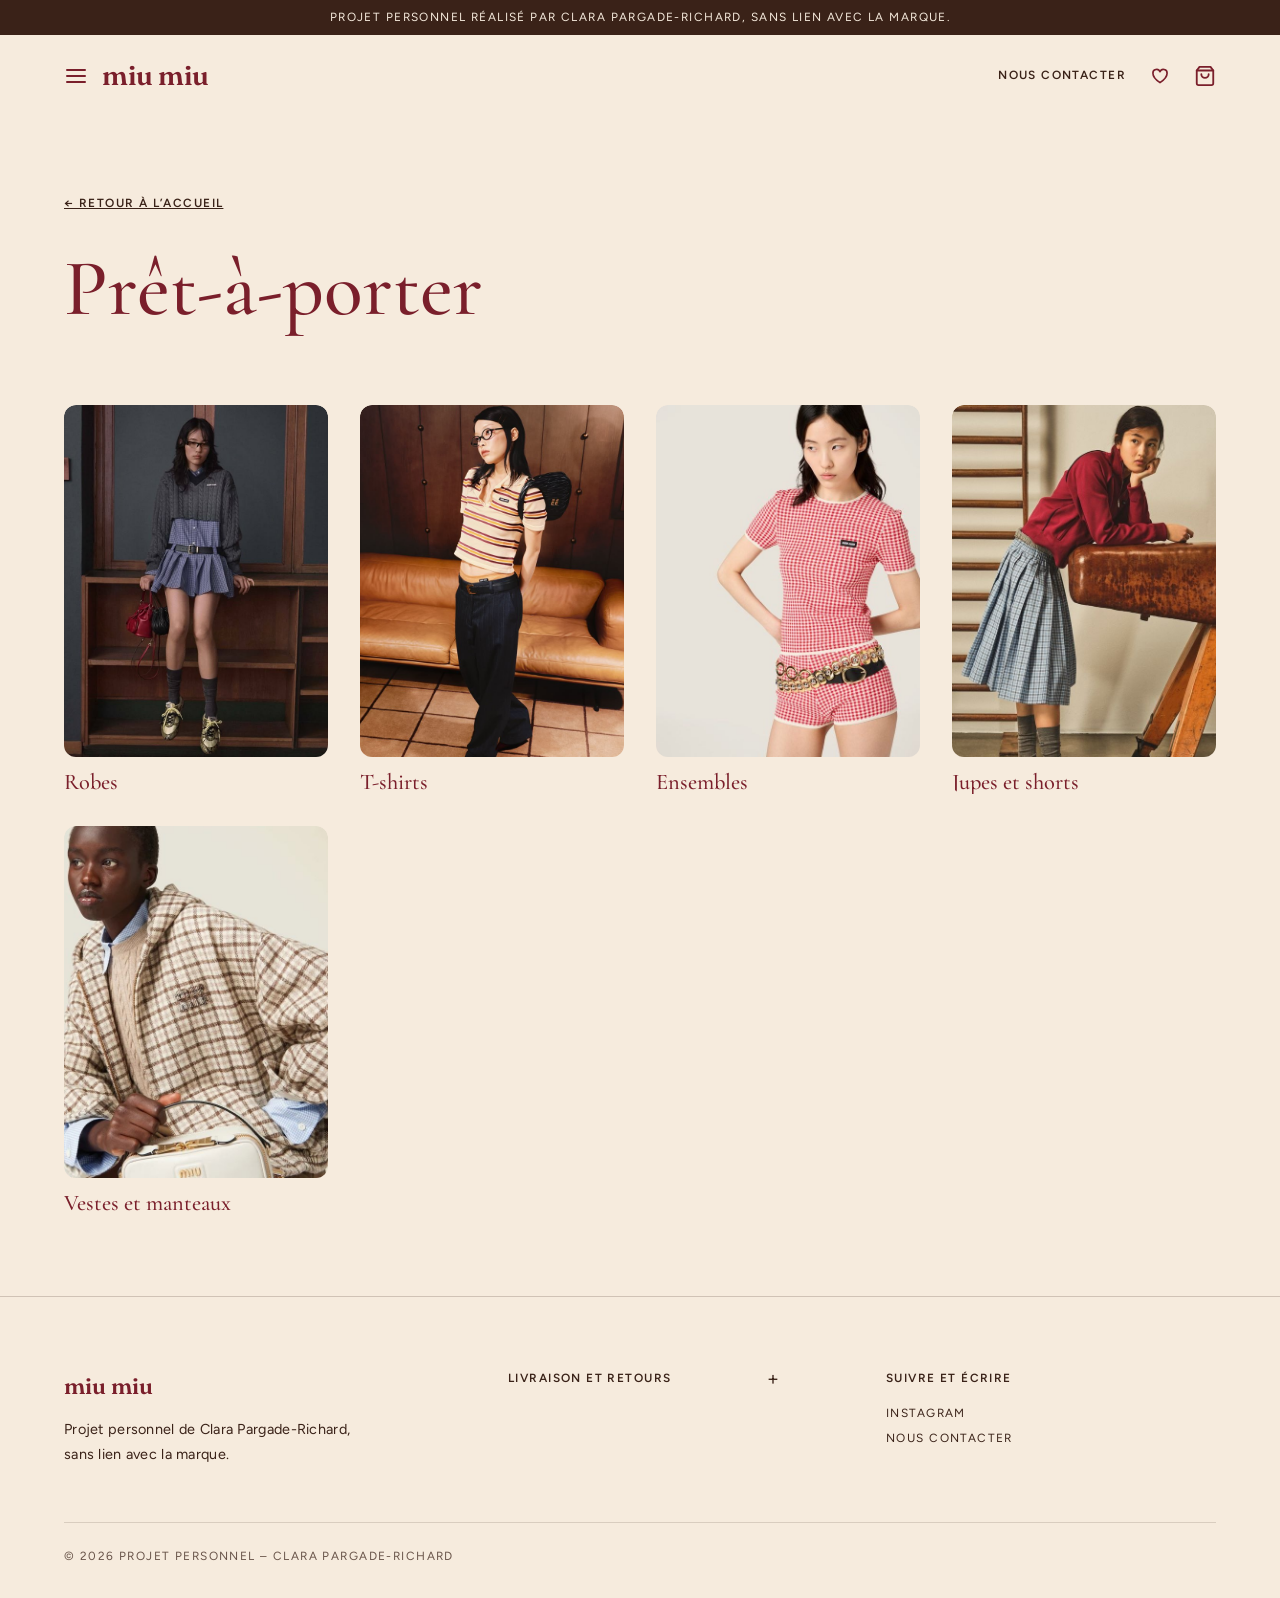
<file: vetements.html>
<!DOCTYPE html>
<html lang="fr">
<head>
<meta charset="UTF-8">
<meta name="viewport" content="width=device-width, initial-scale=1">
<title>Prêt-à-porter – Not your pretty little thing</title>
<meta name="description" content="Robes, t-shirts, ensembles, jupes et shorts, vestes et manteaux de la collection. Projet personnel.">
<meta property="og:title" content="Prêt-à-porter – Not your pretty little thing">
<meta property="og:description" content="Projet personnel de Clara Pargade-Richard, sans lien avec la marque.">
<link rel="preconnect" href="https://fonts.googleapis.com">
<link rel="preconnect" href="https://fonts.gstatic.com" crossorigin>
<link href="https://fonts.googleapis.com/css2?family=Cormorant+Garamond:wght@400;500;600&family=Figtree:wght@400;600&family=Fraunces:opsz,wght@9..144,600&display=swap" rel="stylesheet">
<link rel="icon" href="favicon.svg" type="image/svg+xml">
<link rel="apple-touch-icon" href="apple-touch-icon.png">
<link rel="stylesheet" href="style.css">
</head>
<body>
<div class="bandeau">Projet personnel réalisé par Clara Pargade-Richard, sans lien avec la marque.</div>
<header>
  <div class="gauche">
    <button class="burger" type="button" aria-label="Ouvrir le menu" aria-expanded="false" aria-controls="menu"><svg viewBox="0 0 24 24" width="24" height="24" fill="none" stroke="currentColor" stroke-width="2" stroke-linecap="round" stroke-linejoin="round" aria-hidden="true"><line x1="3" y1="6" x2="21" y2="6"/><line x1="3" y1="12" x2="21" y2="12"/><line x1="3" y1="18" x2="21" y2="18"/></svg></button>
    <a class="logo" href="index.html">miu miu</a> <!-- texte seulement : pas le vrai logo -->
  </div>
  <nav aria-label="Actions">
    <a class="contact" href="mailto:clara.pargade2407@gmail.com">Nous contacter</a>
    <a id="compteur" href="favoris.html" aria-label="Mes favoris" title="Mes favoris"><svg viewBox="0 0 24 24" width="20" height="20" fill="none" stroke="currentColor" stroke-width="2" stroke-linecap="round" stroke-linejoin="round" aria-hidden="true"><path d="M12 20C12 20 3.5 14.5 3.5 8.8A4.4 4.4 0 0 1 12 6.9A4.4 4.4 0 0 1 20.5 8.8C20.5 14.5 12 20 12 20Z"/></svg><i class="point" hidden></i></a>
    <a class="panier" href="panier.html" aria-label="Panier" title="Panier"><svg viewBox="0 0 24 24" width="22" height="22" fill="none" stroke="currentColor" stroke-width="2" stroke-linecap="round" stroke-linejoin="round" aria-hidden="true"><path d="M6 2 3 6v14a2 2 0 0 0 2 2h14a2 2 0 0 0 2-2V6l-3-4z"/><line x1="3" y1="6" x2="21" y2="6"/><path d="M16 10a4 4 0 0 1-8 0"/></svg><i class="point" hidden></i></a>
  </nav>
</header>
<div class="voile"></div>
<aside id="menu" class="menu" aria-label="Menu">
  <button class="menu-fermer" type="button" aria-label="Fermer le menu"><svg viewBox="0 0 24 24" width="26" height="26" fill="none" stroke="currentColor" stroke-width="2" stroke-linecap="round" stroke-linejoin="round" aria-hidden="true"><line x1="5" y1="5" x2="19" y2="19"/><line x1="19" y1="5" x2="5" y2="19"/></svg></button>
  <nav aria-label="Catégories">
    <a href="index.html">Accueil</a>
    <a href="collection.html">La collection</a>
    <button class="menu-lien" type="button" aria-expanded="false" aria-controls="sous-menu" aria-current="page">Prêt-à-porter <span aria-hidden="true">›</span></button>
    <a href="sacs.html">Sacs</a>
    <a href="chaussures.html">Chaussures</a>
    <a href="accessoires.html">Accessoires</a>
  </nav>
  <div id="sous-menu" class="sous-menu" role="group" aria-label="Catégories du prêt-à-porter">
    <button class="sous-retour" type="button">‹ Retour</button>
    <nav aria-label="Catégories du prêt-à-porter">
      <a href="vetements.html" class="tout">Voir tout le prêt-à-porter</a>
      <a href="robes.html">Robes</a>
      <a href="tops.html">T-shirts</a>
      <a href="ensembles.html">Ensembles</a>
      <a href="jupes.html">Jupes et shorts</a>
      <a href="manteaux.html">Vestes et manteaux</a>
    </nav>
  </div>
</aside>
<main>
  <div class="page-titre">
    <a class="retour" href="index.html">← Retour à l’accueil</a>
    <h1>Prêt-à-porter</h1>
  </div>
  <div class="categories">
    <article class="produit">
      <a class="lien-produit" href="robes.html">
        <img src="images/robes.jpg" alt="Robes">
        <h3>Robes</h3>
      </a>
    </article>
    <article class="produit">
      <a class="lien-produit" href="tops.html">
        <img src="images/tops.jpg" alt="T-shirts">
        <h3>T-shirts</h3>
      </a>
    </article>
    <article class="produit">
      <a class="lien-produit" href="ensembles.html">
        <img src="images/ensembles.jpg" alt="Ensembles">
        <h3>Ensembles</h3>
      </a>
    </article>
    <article class="produit">
      <a class="lien-produit" href="jupes.html">
        <img src="images/jupes.jpg" alt="Jupes et shorts">
        <h3>Jupes et shorts</h3>
      </a>
    </article>
    <article class="produit">
      <a class="lien-produit" href="manteaux.html">
        <img src="images/manteaux.jpg" alt="Vestes et manteaux">
        <h3>Vestes et manteaux</h3>
      </a>
    </article>
  </div>
</main>
<footer>
  <div class="pied-grille">
    <div>
      <p class="pied-logo">miu miu</p>
      <p>Projet personnel de Clara Pargade-Richard, sans lien avec la marque.</p>
    </div>
    <div class="accordeon pied-acc">
      <details>
        <summary>Livraison et retours</summary>
        <p>Livraison offerte, en 3 à 5 jours ouvrés. Expédition sous 48 h, avec un suivi par e‑mail.</p>
        <p>Retours gratuits sous 30 jours, pour un article non porté, dans son emballage d’origine.</p>
      </details>
    </div>
    <div>
      <p class="pied-titre">Suivre et écrire</p>
      <p><a href="https://www.instagram.com/miumiu/" target="_blank" rel="noopener">Instagram</a></p>
      <p><a href="mailto:clara.pargade2407@gmail.com">Nous contacter</a></p>
    </div>
  </div>
  <p class="pied-bas">© 2026 Projet personnel – Clara Pargade-Richard</p>
</footer>
<script src="script.js"></script>
</body>
</html>
</file>
<file: style.css>
/* Police du logo : Fraunces (Google Fonts), voir .logo plus bas.
   Foda Display (police payante) reste disponible : mets le fichier dans le dossier "fonts" (FodaDisplay.otf, .ttf ou .woff2),
   puis écris 'Foda Display' en premier dans la propriété font-family de .logo et .pied-logo. */
@font-face {
  font-family: 'Foda Display';
  src: local('Foda Display'), url('fonts/FodaDisplay.woff2') format('woff2'), url('fonts/FodaDisplay.otf') format('opentype'), url('fonts/FodaDisplay.ttf') format('truetype');
  font-weight: 100 900;
  font-style: normal;
  font-display: swap;
}

/* Palette tirée du moodboard : modifie les codes ici, ça change toutes les pages */
:root {
  --creme: #F6EBDD; --brun: #3A2218; --bordeaux: #7A1F2B;
  --moutarde: #D4A72C; --caramel: #A5632D; --rose: #E8B4BC; --bleu-gris: #8FA3B8;
}
* { box-sizing: border-box; margin: 0; padding: 0; }
html { scroll-behavior: smooth; }
body { font-family: 'Figtree', system-ui, sans-serif; background: var(--creme); color: var(--brun); line-height: 1.6; }
h1, h2, h3 { font-family: 'Cormorant Garamond', Georgia, serif; font-weight: 500; line-height: 1.1; color: var(--bordeaux); }
a { color: inherit; }
:focus-visible { outline: 3px solid var(--bordeaux); outline-offset: 3px; }

.bandeau { background: var(--brun); color: var(--creme); text-align: center; font-size: .85rem; padding: .5rem 1rem; }
header { display: flex; justify-content: space-between; align-items: center; flex-wrap: wrap; gap: 1rem; padding: 1.2rem 5vw; }
.logo { font-family: 'Fraunces', Georgia, serif; font-weight: 600; font-size: 1.7rem; letter-spacing: -.01em; text-transform: lowercase; text-decoration: none; color: var(--bordeaux); }
nav { display: flex; align-items: center; gap: 1.5rem; flex-wrap: wrap; }
nav a { text-decoration: none; font-weight: 600; }
nav a:hover, nav a[aria-current] { text-decoration: underline; text-underline-offset: 6px; }
/* Icône favoris : cœur en contour + petit point quand il y a au moins un favori */
#compteur { position: relative; display: inline-flex; color: var(--bordeaux); }
#compteur .point { position: absolute; top: -1px; right: -3px; width: 7px; height: 7px; border-radius: 50%; background: currentColor; }
#compteur .point[hidden] { display: none; }

.btn { display: inline-block; background: var(--bordeaux); color: var(--creme); padding: .9rem 1.8rem; border-radius: 999px; text-decoration: none; font: inherit; font-weight: 600; border: 0; cursor: pointer; }
.btn:hover { background: var(--brun); }

/* Accueil : hero */
.hero { padding: 3rem 5vw 4rem; display: grid; grid-template-columns: 1.2fr 1fr; gap: 3rem; align-items: center; }
.hero h1 { font-size: clamp(3rem, 8.5vw, 6.5rem); }
.hero p { max-width: 38ch; margin: 1.5rem 0 2rem; font-size: 1.15rem; }
/* TODO : remplace par <img src="images/hero.jpg" alt="..."> */
.hero-img { aspect-ratio: 4/5; background: var(--moutarde); border-radius: 220px 220px 20px 20px; display: grid; place-items: center; text-align: center; padding: 1rem; }


section { padding: 6rem 5vw; }
section h2 { font-size: clamp(2rem, 5vw, 3.2rem); margin-bottom: 2rem; }

/* Accueil : cartes de catégories */
.cartes { display: grid; grid-template-columns: repeat(auto-fit, minmax(240px, 1fr)); gap: 1.5rem; }
.carte { text-decoration: none; display: block; }
.carte .visuel { aspect-ratio: 4/5; border-radius: 12px; display: grid; place-items: center; transition: transform .2s; }

.carte:nth-child(1) .visuel { background: var(--bordeaux); color: var(--creme); }
.carte:nth-child(2) .visuel { background: var(--moutarde); }
.carte:nth-child(3) .visuel { background: var(--bleu-gris); }
.carte h3 { font-size: 1.6rem; margin-top: .8rem; }
.carte span { font-weight: 600; text-decoration: underline; text-underline-offset: 4px; }

/* Pages catégories */
.page-titre { padding: 4.5rem 5vw 2.5rem; }
.page-titre h1 { font-size: clamp(2.6rem, 7vw, 5rem); }
.page-titre p { max-width: 50ch; margin-top: 1rem; font-size: 1.1rem; }
.retour { display: inline-block; margin-bottom: 2rem; font-weight: 600; }
.grille { display: grid; grid-template-columns: repeat(auto-fit, minmax(210px, 1fr)); gap: 3rem 1.8rem; padding: 2.5rem 5vw 7rem; }
.produit .visuel { aspect-ratio: 3/4; border-radius: 12px; display: grid; place-items: center; font-size: .9rem; background: var(--bleu-gris); }
.produit:nth-child(3n+2) .visuel { background: var(--brun); color: var(--creme); }
.produit:nth-child(3n+3) .visuel { background: var(--caramel); color: var(--creme); }
/* Photo d'un produit : plein cadre, sans bordure */
.produit img { display: block; width: 100%; aspect-ratio: 3/4; object-fit: cover; border-radius: 12px; background: var(--bleu-gris); }
.produit h3 { font-size: 1.4rem; margin-top: .8rem; }
.ligne { display: flex; justify-content: space-between; align-items: center; }
.coeur { background: none; border: 2px solid var(--bordeaux); color: var(--bordeaux); border-radius: 999px; width: 2.4rem; height: 2.4rem; font-size: 1.1rem; cursor: pointer; }
.coeur[aria-pressed="true"] { background: var(--bordeaux); color: var(--creme); }

/* Accueil : inspiration */
.inspiration { background: var(--creme); }
.collage { display: grid; grid-template-columns: repeat(5, 1fr); gap: 1rem; }
.collage img { position: absolute; inset: 0; width: 100%; height: 100%; object-fit: cover; display: block; }
.collage div { position: relative; overflow: hidden; aspect-ratio: 3/4; background: #FFFDF8; border-radius: 10px; display: grid; place-items: center; font-size: .8rem; text-align: center; }
.inspiration small { display: block; margin-top: 1.5rem; }
.univers { max-width: 68ch; margin: 0 auto; }
.univers p { margin-bottom: 1rem; font-size: 1.1rem; }
.newsletter { background: var(--bleu-gris); text-align: center; }
.newsletter h2 { color: var(--brun); }
.newsletter form { display: flex; gap: .6rem; justify-content: center; flex-wrap: wrap; margin-top: 1rem; }
.newsletter input { padding: .9rem 1.2rem; border-radius: 999px; border: 2px solid var(--brun); min-width: min(320px, 100%); font: inherit; background: var(--creme); }
#confirmation { margin-top: 1rem; font-weight: 600; }

footer { padding: 4.5rem 5vw 2rem; margin-top: 1rem; border-top: 1px solid rgba(58,34,24,.2); }
.pied-grille { display: grid; grid-template-columns: 1.2fr 1fr 1fr; gap: 3rem; }
.pied-logo { font-family: 'Fraunces', Georgia, serif; font-weight: 600; font-size: 1.4rem !important; text-transform: none !important; letter-spacing: 0 !important; color: var(--bordeaux); margin-bottom: .8rem; }
.pied-titre { font-weight: 600; margin-bottom: .8rem; }
.pied-grille p:not(.pied-titre):not(.pied-logo) { text-transform: none; letter-spacing: .02em; font-size: .9rem; line-height: 1.7; max-width: 34ch; }
.pied-grille a { text-decoration: none; text-transform: uppercase; letter-spacing: .12em; font-size: .74rem; }
.accordeon.pied-acc { margin-top: 0; border-top: 0; max-width: 34ch; }
.accordeon.pied-acc details { border-bottom: 0; }
.accordeon.pied-acc summary { padding: 0 0 .8rem; font-size: .74rem; color: var(--brun); }
.accordeon.pied-acc summary::after { font-size: 1.2rem; }
.pied-bas { margin-top: 3.5rem; padding-top: 1.5rem; border-top: 1px solid rgba(58,34,24,.2); opacity: .75; }


/* ===== Accueil en écrans plein format (body.accueil) ===== */
html:has(body.accueil) { scroll-snap-type: y mandatory; }
.accueil .bandeau { position: fixed; bottom: 0; left: 0; right: 0; z-index: 20; padding: .3rem 1rem; font-size: .8rem; }
.accueil header { position: fixed; top: 0; left: 0; right: 0; z-index: 20; background: var(--creme); padding-top: .8rem; padding-bottom: .8rem; }
.accueil footer { scroll-snap-align: end; }

.ecran { height: 100svh; position: sticky; top: 0; box-shadow: 0 -18px 40px rgba(58,34,24,.28); display: grid; grid-template-columns: 1.2fr 1fr; gap: 3rem; align-items: center; padding: 6rem 5vw 4rem; }
.ecran h1, .ecran h2 { font-size: clamp(2.8rem, 7.5vw, 6.2rem); }
.ecran p { max-width: 38ch; margin: 1.5rem 0 2rem; font-size: 1.15rem; }
.ecran.sombre { color: var(--creme); }
.ecran.sombre h2 { color: var(--creme); }
.ecran.sombre .btn { background: var(--creme); color: var(--bordeaux); }
.ecran.pleine { display: flex; flex-direction: column; justify-content: center; }
.ecran.pleine .univers-texte { margin-left: auto; margin-right: auto; text-align: center; }
.ecran.pleine .collage { width: 100%; }
.ecran.pleine .collage div { max-height: 42svh; }



/* Effet « la nouvelle page recouvre l'ancienne » : chaque écran est collé en haut (sticky) et le suivant glisse par-dessus.
   Les .snap sont des repères invisibles qui font s'arrêter le défilement sur chaque écran. */
.accueil main { position: relative; }
.snap { position: absolute; left: 0; width: 1px; height: 1px; scroll-snap-align: start; scroll-snap-stop: always; pointer-events: none; }


/* Photos en format polaroïd : cadre blanc avec un titre en dessous */
.polaroid { margin: 0; justify-self: center; width: min(380px, 50svh); background: #FFFDF8; padding: 16px 16px 0; border-radius: 3px; box-shadow: 0 18px 40px rgba(58,34,24,.3); }
.polaroid .photo { aspect-ratio: 1; display: grid; place-items: center; text-align: center; overflow: hidden; }
.polaroid .photo { position: relative; flex: none; width: 100%; }
.polaroid .photo img { position: absolute; inset: 0; width: 100%; height: 100%; object-fit: cover; display: block; }
.polaroid figcaption { text-align: center; font-family: 'Cormorant Garamond', Georgia, serif; color: var(--brun); font-size: 1.6rem; padding: 1.2rem .5rem 1.5rem; }
.ecran.inverse .polaroid { order: -1; }

/* En-tête : menu (3 barres) à gauche, contact + favoris + panier à droite */
.gauche { display: flex; align-items: center; gap: .9rem; }
.burger, .panier, .menu-fermer { background: none; border: 0; color: var(--bordeaux); cursor: pointer; display: inline-flex; padding: 0; }
.voile { position: fixed; inset: 0; background: rgba(58,34,24,.45); z-index: 30; opacity: 0; visibility: hidden; transition: opacity .3s; }
.voile.ouvert { opacity: 1; visibility: visible; }
.menu { position: fixed; top: 0; left: 0; bottom: 0; width: min(340px, 85vw); background: var(--creme); z-index: 40; padding: 1.4rem 1.6rem; display: flex; flex-direction: column; gap: 2rem; transform: translateX(-100%); visibility: hidden; transition: transform .3s, visibility .3s; }
.menu.ouvert { transform: none; visibility: visible; }
.menu nav { flex-direction: column; align-items: flex-start; gap: 1.1rem; }
.menu a { font-family: 'Cormorant Garamond', Georgia, serif; font-weight: 500; font-size: 2.1rem; color: var(--bordeaux); }
@media (prefers-reduced-motion: reduce) { .menu, .voile { transition: none; } }

/* Page « La collection » : les catégories en polaroïds cliquables */
.categories { display: grid; grid-template-columns: repeat(auto-fit, minmax(240px, 1fr)); gap: 2rem; padding: 2rem 5vw 4rem; }
.carte-cat { display: block; text-decoration: none; transition: transform .2s; }

@media (prefers-reduced-motion: reduce) { .carte-cat { transition: none; } }

/* Titre de l'écran d'accueil : plus petit car la phrase est longue */
.ecran h1 { font-size: clamp(2.3rem, 5vw, 4.8rem); }
.ecran h1 + .lien-simple { margin-top: 2rem; }

/* Menu : « Vêtements » ouvre un second panneau à droite avec les sous-catégories */
.menu-lien { display: flex; align-items: center; justify-content: space-between; width: 100%; background: none; border: 0; cursor: pointer; text-align: left; font-family: 'Cormorant Garamond', Georgia, serif; font-size: 2.1rem; color: var(--bordeaux); padding: 0; }
.menu-lien span { font-size: 1.4rem; transition: transform .2s; }
.menu-lien[aria-expanded="true"] span { transform: translateX(4px); }
.menu-lien[aria-current] { text-decoration: underline; text-underline-offset: 6px; }
.sous-menu { position: absolute; top: 0; left: 100%; bottom: 0; width: min(320px, 85vw); background: #FFFDF8; padding: calc(1.4rem + 26px + 2rem) 1.6rem 1.6rem; display: flex; flex-direction: column; gap: 1.5rem; opacity: 0; visibility: hidden; transform: translateX(-16px); transition: opacity .25s, transform .25s, visibility .25s; box-shadow: 10px 0 30px rgba(58,34,24,.18); }
.sous-menu.ouvert { opacity: 1; visibility: visible; transform: none; }
.sous-menu nav { flex-direction: column; align-items: flex-start; gap: 1rem; }
.sous-menu a { font-family: 'Cormorant Garamond', Georgia, serif; font-size: 1.65rem; font-weight: 500; color: var(--bordeaux); }
.sous-menu a.tout { font-family: 'Figtree', system-ui, sans-serif; font-size: 1rem; font-weight: 600; text-decoration: underline; text-underline-offset: 4px; }
.sous-retour { display: none; background: none; border: 0; cursor: pointer; color: var(--bordeaux); font: inherit; font-weight: 600; padding: 0; position: absolute; top: 1.4rem; left: 1.6rem; }
@media (prefers-reduced-motion: reduce) { .sous-menu, .menu-lien span { transition: none; } }

/* Boutons cœur + sac sous les produits, pages Favoris et Panier */
#compteur, .panier { position: relative; }
.panier .point { position: absolute; top: -1px; right: -3px; width: 7px; height: 7px; border-radius: 50%; background: currentColor; }
.panier .point[hidden] { display: none; }
.actions { display: flex; gap: .5rem; }
.sac-btn { background: none; border: 2px solid var(--bordeaux); color: var(--bordeaux); border-radius: 999px; width: 2.4rem; height: 2.4rem; cursor: pointer; display: inline-flex; align-items: center; justify-content: center; padding: 0; }
.sac-btn[aria-pressed="true"] { background: var(--bordeaux); color: var(--creme); }
.produit h3 a { color: inherit; text-decoration: none; }
.vide { padding: 1rem 5vw 4rem; font-size: 1.1rem; }
.vide a { font-weight: 600; }
.lignes-panier { list-style: none; padding: 1rem 5vw; display: grid; gap: 1rem; }
.ligne-panier { display: grid; grid-template-columns: 72px 1fr auto auto; gap: 1rem; align-items: center; background: #FFFDF8; padding: .8rem 1rem; border-radius: 10px; }
.ligne-panier .mini { aspect-ratio: 3/4; width: 100%; object-fit: cover; background: var(--bleu-gris); border-radius: 6px; display: grid; place-items: center; font-size: .7rem; }
.ligne-panier a { font-family: 'Cormorant Garamond', Georgia, serif; font-size: 1.3rem; color: var(--bordeaux); text-decoration: none; }
.retirer { background: none; border: 0; color: var(--bordeaux); text-decoration: underline; cursor: pointer; font: inherit; }
.resume { padding: 1rem 5vw 4rem; display: flex; flex-direction: column; align-items: flex-start; gap: 1rem; }
.resume[hidden] { display: none; }
.total { font-size: 1.3rem; }
.total strong { font-family: 'Cormorant Garamond', Georgia, serif; font-weight: 500; color: var(--bordeaux); }

/* Produits cliquables et page produit */
.lien-produit { display: block; color: inherit; text-decoration: none; }
.lien-produit:hover h3 { text-decoration: underline; text-underline-offset: 4px; }
.detail { display: grid; grid-template-columns: minmax(0, 1fr) minmax(0, 1fr); gap: 3rem; padding: 2rem 5vw 3rem; align-items: start; }
.detail-visuel { aspect-ratio: 3/4; width: 100%; max-height: 80svh; border-radius: 12px; display: grid; place-items: center; overflow: hidden; }
.detail-visuel:has(img) { aspect-ratio: auto; max-height: none; background: none !important; overflow: visible; }
.detail-visuel:has(img) { display: block; }
.detail-visuel img { display: block; width: auto; max-width: 100%; height: auto; max-height: 80svh; margin: 0 auto; border-radius: 12px; }
.detail-infos h1 { font-size: clamp(1.6rem, 3vw, 2.2rem); margin: .8rem 0 .9rem; }
@media (min-width: 761px) {
  /* Fiche produit : la hauteur de la photo est la même pour tous les produits, le titre se place au premier tiers et le reste descend vers le bas de la photo */
  .detail { --h: min(80svh, calc((90vw - 3rem) / 2 * 1.25)); align-items: start; }
  .detail-visuel:has(img) { height: var(--h); overflow: hidden; }
  .detail-visuel img { width: 100%; height: 100%; max-height: none; margin: 0; border-radius: 0; object-fit: cover; object-position: center 25%; }
  .detail-infos { display: flex; flex-direction: column; min-height: var(--h); }
  .detail-infos h1 { margin: calc(var(--h) / 3 - 3.5rem) 0 2rem; }
  .detail-infos .detail-prix { margin: auto 0 1.4rem; }
  .detail-infos .accordeon { margin-bottom: 6.5rem; }
}
.detail-prix { font-size: 1.05rem; font-weight: 400; letter-spacing: .04em; margin-bottom: 2.6rem; }
.detail-desc { max-width: 46ch; margin-bottom: 2rem; font-size: 1.1rem; }
.detail-actions { display: flex; gap: .8rem; flex-wrap: wrap; }
.btn.contour { background: none; color: var(--bordeaux); border: 2px solid var(--bordeaux); }
.btn.contour:hover { background: var(--bordeaux); color: var(--creme); }
.aussi { padding: 1rem 5vw 4rem; }
.aussi .grille { padding: 0; }

/* Réaction au survol : le même effet partout (la couleur devient plus foncée) */
.btn, .coeur, .sac-btn, .burger, .panier, #compteur, .menu-fermer, .retirer, .sous-retour, .menu-lien, .menu a, .sous-menu a, nav a, footer a { transition: background-color .2s, color .2s, border-color .2s; }
@media (hover: hover) {
  .coeur:hover, .sac-btn:hover { background: var(--bordeaux); color: var(--creme); }
  .coeur[aria-pressed="true"]:hover, .sac-btn[aria-pressed="true"]:hover { background: var(--brun); border-color: var(--brun); }
  .burger:hover, .panier:hover, #compteur:hover, .menu-fermer:hover, .sous-retour:hover, .retirer:hover, .menu-lien:hover, .menu a:hover, .sous-menu a:hover { color: var(--brun); }
  .ecran.sombre .btn:hover { background: #E3CFB4; }
  footer a:hover, .retour:hover { text-decoration: underline; }
}

/* Écrans de catégories : tout l'écran est cliquable (le lien du titre s'étend sur toute la surface) */
.etendu { color: inherit; text-decoration: none; }
.etendu::after { content: ""; position: absolute; inset: 0; z-index: 1; }
.etendu:focus-visible { outline: none; }
.ecran:has(.etendu:focus-visible) { outline: 4px solid var(--bordeaux); outline-offset: -8px; }
@media (hover: hover) {
  .ecran:has(.etendu) { cursor: pointer; }
  .etendu:hover { text-decoration: underline; text-underline-offset: 10px; text-decoration-thickness: 3px; }
}

/* Étiquettes : petites majuscules espacées, comme dans le luxe */
.bandeau, .contact, .retour, .retirer, .sous-retour, .inspiration small, footer, .vide a { text-transform: uppercase; letter-spacing: .12em; font-size: .74rem; }
.btn { text-transform: uppercase; letter-spacing: .14em; font-size: .78rem; padding: 1rem 2rem; }


/* Fiche produit : « Détail du produit » et « Livraison et retours » s'ouvrent au clic */
.accordeon { margin-top: 2.5rem; border-top: 1px solid rgba(58,34,24,.25); max-width: 46ch; }
.accordeon details { border-bottom: 1px solid rgba(58,34,24,.25); }
.accordeon summary { list-style: none; cursor: pointer; display: flex; justify-content: space-between; align-items: center; padding: 1rem 0; text-transform: uppercase; letter-spacing: .12em; font-size: .78rem; font-weight: 600; color: var(--bordeaux); transition: color .2s; }
.accordeon summary::-webkit-details-marker { display: none; }
.accordeon summary::after { content: "+"; font-size: 1.4rem; font-weight: 400; line-height: 1; }
.accordeon details[open] summary::after { content: "−"; }
.accordeon dl div { display: grid; grid-template-columns: 7rem 1fr; gap: 1rem; padding: .45rem 0; }
.accordeon dt { font-weight: 600; }
.accordeon dd { margin: 0; font-size: .95rem; }
.accordeon details > p { margin: 0 0 .5rem; font-size: .95rem; }
.accordeon details > :last-child { margin-bottom: 1.2rem; }
@media (hover: hover) { .accordeon summary:hover { color: var(--brun); } }

/* Mouvement discret : léger zoom au survol, apparition douce au défilement */
.lien-produit { overflow: hidden; border-radius: 12px; }
.lien-produit img, .lien-produit .visuel { transition: opacity .4s ease; }
.js .produit { opacity: 0; transform: translateY(14px); transition: opacity .7s ease, transform .7s ease; }
.js .produit.vu { opacity: 1; transform: none; }
@media (hover: hover) { .lien-produit:hover img, .lien-produit:hover .visuel { opacity: .88; } }
@media (prefers-reduced-motion: reduce) {
  .js .produit { opacity: 1; transform: none; transition: none; }
  .lien-produit img, .lien-produit .visuel { transition: none; }
  .lien-produit:hover img, .lien-produit:hover .visuel { opacity: 1; }
}

/* Écran d'accueil des catégories : 4 polaroïds côte à côte, chacun cliquable */
.groupe { display: grid; grid-template-columns: repeat(4, 1fr); gap: 2rem; width: 100%; }
.carte-groupe { display: flex; flex-direction: column; color: inherit; text-decoration: none; }
.carte-groupe .polaroid { flex: 1; display: flex; flex-direction: column; }
.carte-groupe .polaroid figcaption { flex: 1; }
.groupe .polaroid { width: min(100%, 40svh); margin: 0 auto; }
.groupe .polaroid figcaption { font-size: 1.1rem; line-height: 1.25; padding: 1rem .8rem 1.2rem; }
.carte-groupe h3 { font-size: 1.7rem; text-align: center; margin-top: 1rem; color: var(--brun); }
@media (hover: hover) {
  .carte-groupe:hover h3 { text-decoration: underline; text-underline-offset: 6px; }
}

/* Accueil : « Découvrir la collection » est un simple lien (tout l'écran est cliquable) */
.lien-simple { display: inline-block; text-transform: uppercase; letter-spacing: .14em; font-size: .8rem; font-weight: 600; color: var(--bordeaux); text-decoration: underline; text-underline-offset: 6px; }
@media (hover: hover) { .etendu.lien-simple:hover { color: var(--brun); text-decoration-thickness: 3px; } }

/* Newsletter : le bouton est un simple texte, qui se souligne au survol */
.newsletter .btn { background: none; color: var(--brun); border-radius: 0; padding: .9rem .3rem; }
.newsletter .btn:hover { background: none; color: var(--brun); text-decoration: underline; text-underline-offset: 7px; text-decoration-thickness: 2px; }

/* Pages de produits : certaines photos sont plus grandes (classe « grand » dans le HTML).
   Chaque mise en page remplit toujours des lignes complètes, sans photo seule.
   grille-3 : 3 produits · grille-5 : 5 produits, 1 grande · grille-6a : 6 produits, 1 grande · grille-6b : 6 produits, 2 grandes (en quinconce) · grille-8 : 8 produits, 2 grandes empilées à gauche */
@media (min-width: 761px) {
  .grille-3, .grille-6a { grid-template-columns: repeat(3, 1fr); }
  .grille-5, .grille-6b { grid-template-columns: repeat(4, 1fr); }
  .grille-8 { grid-template-columns: repeat(6, 1fr); }

  .grille-3 > .grand, .grille-5 > .grand, .grille-6a > .grand, .grille-6b > .grand { grid-column: span 2; grid-row: span 2; display: flex; flex-direction: column; }
  .grille-3 > .grand .lien-produit, .grille-5 > .grand .lien-produit, .grille-6a > .grand .lien-produit, .grille-6b > .grand .lien-produit { flex: 1; display: flex; flex-direction: column; }
  .grille-3 > .grand .lien-produit .visuel, .grille-3 > .grand .lien-produit img,
  .grille-5 > .grand .lien-produit .visuel, .grille-5 > .grand .lien-produit img,
  .grille-6a > .grand .lien-produit .visuel, .grille-6a > .grand .lien-produit img,
  .grille-6b > .grand .lien-produit .visuel, .grille-6b > .grand .lien-produit img { flex: 1 1 0; height: 0; min-height: 0; aspect-ratio: auto; }
  .grille-3 > .grand h3, .grille-5 > .grand h3, .grille-6a > .grand h3, .grille-6b > .grand h3 { font-size: 1.7rem; }

  /* 6 produits, 2 grandes : en quinconce (haut gauche, bas droite) */
  .grille-6b > .grand { grid-column: 1 / span 2; grid-row: 1 / span 2; }
  .grille-6b > .grand ~ .grand { grid-column: 3 / span 2; grid-row: 2 / span 2; }

  /* 8 produits, 2 grandes : les 2 grandes empilées à gauche, les 6 autres à droite (2 colonnes × 3) */
  .grille-8 { grid-template-columns: repeat(4, 1fr); grid-template-rows: repeat(6, auto); }
  .grille-8 > .produit { grid-column: auto; grid-row: span 2; }
  .grille-8 > .grand { grid-column: 1 / span 2; grid-row: 1 / span 3; display: flex; flex-direction: column; }
  .grille-8 > .grand ~ .grand { grid-row: 4 / span 3; }
  .grille-8 > .grand .lien-produit { flex: 1; display: flex; flex-direction: column; }
  .grille-8 > .grand .lien-produit .visuel, .grille-8 > .grand .lien-produit img { flex: 1 1 0; height: 0; min-height: 0; aspect-ratio: auto; }
  .grille-8 > .grand h3 { font-size: 1.7rem; }
}

/* Prix : petits, espacés */
.ligne > span:first-child { letter-spacing: .08em; font-size: .88rem; }

/* ===== Téléphone : un seul glissement de doigt = un écran ===== */
@media (max-width: 760px) {
  section { padding: 4rem 6vw; }
  .page-titre { padding: 3rem 6vw 1.5rem; }
  footer { padding: 3rem 6vw 1.5rem; }
  .pied-grille { grid-template-columns: 1fr; gap: 2rem; }
  .pied-bas { margin-top: 2rem; }
  nav { gap: .8rem; }
  .contact { font-size: .7rem; }
  .detail { grid-template-columns: 1fr; gap: 1.5rem; }
  .groupe { grid-template-columns: repeat(2, 1fr); gap: 1.4rem .8rem; }
  .groupe .polaroid { width: 100%; }
  .groupe .polaroid figcaption { font-size: .85rem; padding: .7rem .5rem .9rem; }
  .carte-groupe h3 { font-size: 1.35rem; margin-top: .6rem; }
  /* Pages de produits : 2 produits côte à côte */
  .grille { grid-template-columns: repeat(2, 1fr); gap: 1.4rem .8rem; }
  .produit h3 { font-size: 1.2rem; }
  /* Téléphone : les grandes photos prennent toute la largeur (le nombre total reste pair, donc aucune photo seule).
     6 produits avec 1 seule grande (vestes, chaussures) : le premier produit est aussi en pleine largeur, pour garder des lignes complètes. */
  .grille-3, .grille-5, .grille-6a, .grille-6b, .grille-8 { grid-auto-flow: dense; }
  .grille-6a > .grand, .grille-6a > .produit:first-child, .grille-6a > .grand:first-child ~ .produit:last-child { grid-column: span 2; }
  .grille-6a > .grand .visuel, .grille-6a > .grand img, .grille-6a > .produit:first-child .visuel, .grille-6a > .produit:first-child img,
  .grille-6a > .grand:first-child ~ .produit:last-child .visuel, .grille-6a > .grand:first-child ~ .produit:last-child img { aspect-ratio: 4/5; }
  .grille-3 > .grand, .grille-5 > .grand, .grille-6b > .grand, .grille-8 > .grand { grid-column: span 2; }
  .grille-3 > .grand .visuel, .grille-3 > .grand img,
  .grille-5 > .grand .visuel, .grille-5 > .grand img,
  .grille-6b > .grand .visuel, .grille-6b > .grand img,
  .grille-8 > .grand .visuel, .grille-8 > .grand img { aspect-ratio: 1/1; }
  .ligne { gap: .4rem; }
  .actions { gap: .35rem; }
  .coeur, .sac-btn { width: 2.1rem; height: 2.1rem; font-size: 1rem; }
  .ligne-panier { grid-template-columns: 56px 1fr auto; }
  .retirer { grid-column: 2 / -1; justify-self: start; }
  .sous-menu { left: 0; width: 100%; box-shadow: none; transform: translateX(24px); }
  .sous-retour { display: inline-flex; }
  .categories { grid-template-columns: repeat(2, 1fr); gap: 1rem; }
  .logo { font-size: 1.4rem; }
  html:has(body.accueil) { scroll-snap-type: y mandatory; }
  .ecran { grid-template-columns: 1fr; align-content: center; gap: 1rem; padding: 6rem 6vw 2.5rem; position: relative; height: auto; min-height: 100svh; scroll-snap-align: start; scroll-snap-stop: always; box-shadow: none; }
  .ecran h1, .ecran h2 { font-size: clamp(2rem, 9vw, 2.7rem); }
  .ecran h1 { font-size: clamp(1.9rem, 8vw, 2.5rem); }
  .ecran h1 + .lien-simple { margin-top: 1.2rem; }
  .ecran p { font-size: 1rem; margin: .8rem 0 1.2rem; }
  .ecran .btn { padding: .7rem 1.4rem; }
  .snap { display: none; }
  .polaroid { width: min(210px, 30svh); padding: 10px 10px 0; }
  .polaroid figcaption { font-size: 1.2rem; padding: .8rem .3rem 1rem; }
  .ecran.inverse .polaroid { order: 0; }
  .collage { display: flex; flex-wrap: wrap; justify-content: center; gap: .6rem; }
  .collage > div { width: calc((100% - 1.2rem) / 3); }
  .ecran.pleine .collage div { max-height: 22svh; }
  .ecran.pleine h2 { margin-bottom: 1rem; }
}

@media (max-width: 760px) {
  /* Fiche produit : toutes les photos ont le même format */
  .detail-visuel:has(img) { aspect-ratio: 4 / 5; overflow: hidden; }
  .detail-visuel img { width: 100%; height: 100%; max-height: none; margin: 0; border-radius: 0; object-fit: cover; object-position: center 25%; }
}
</file>
